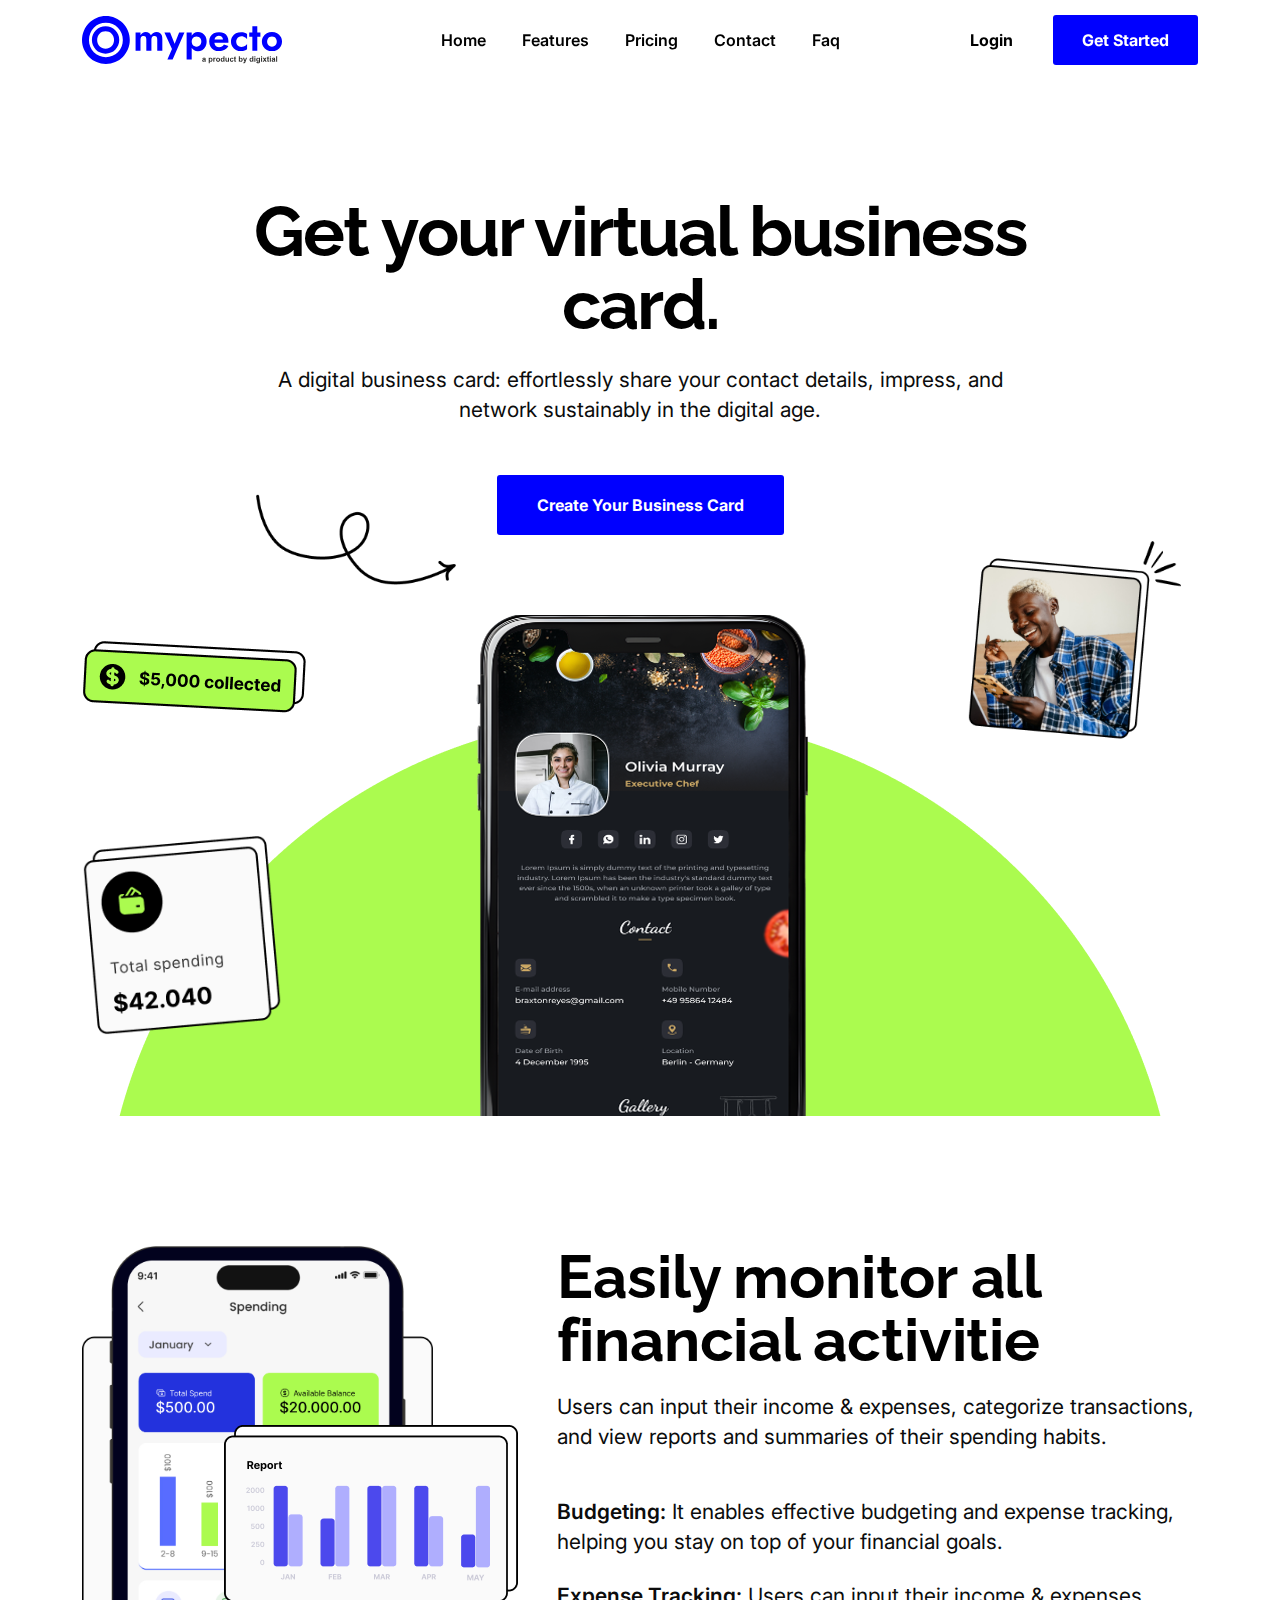
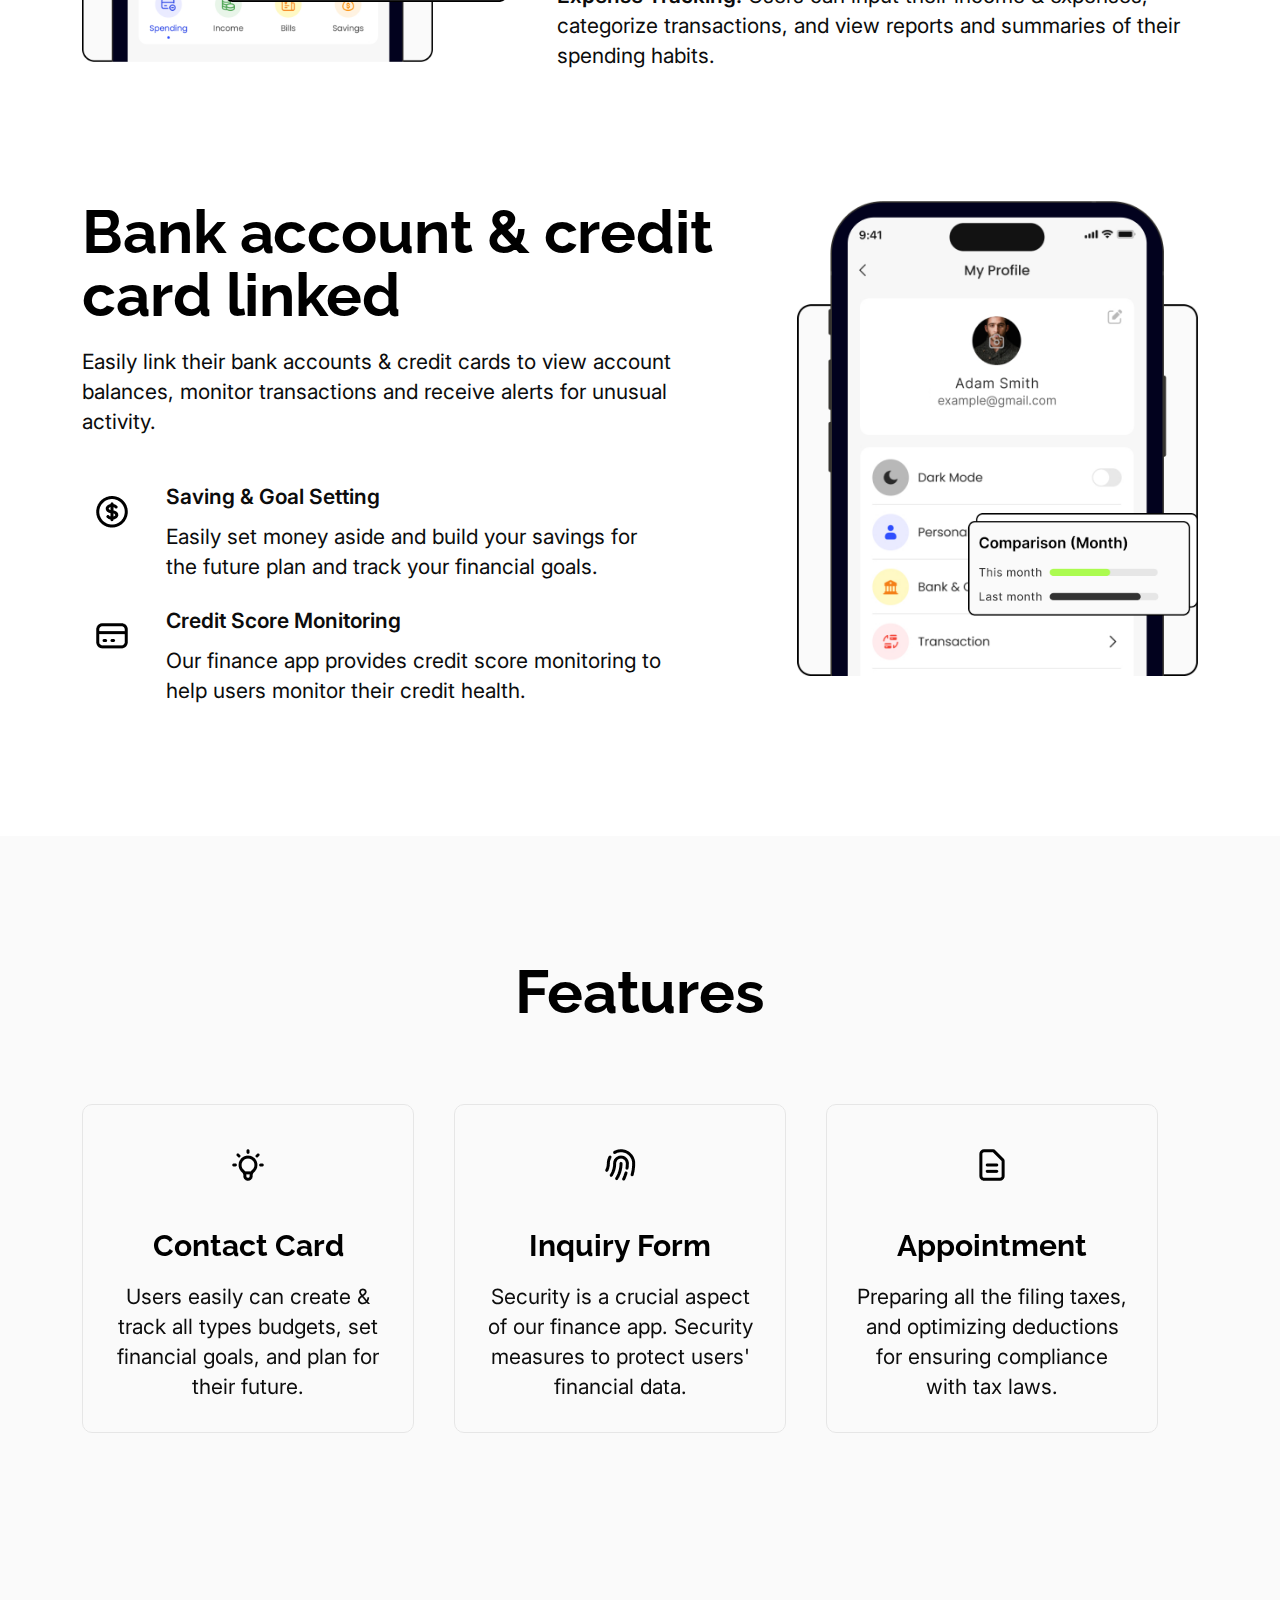
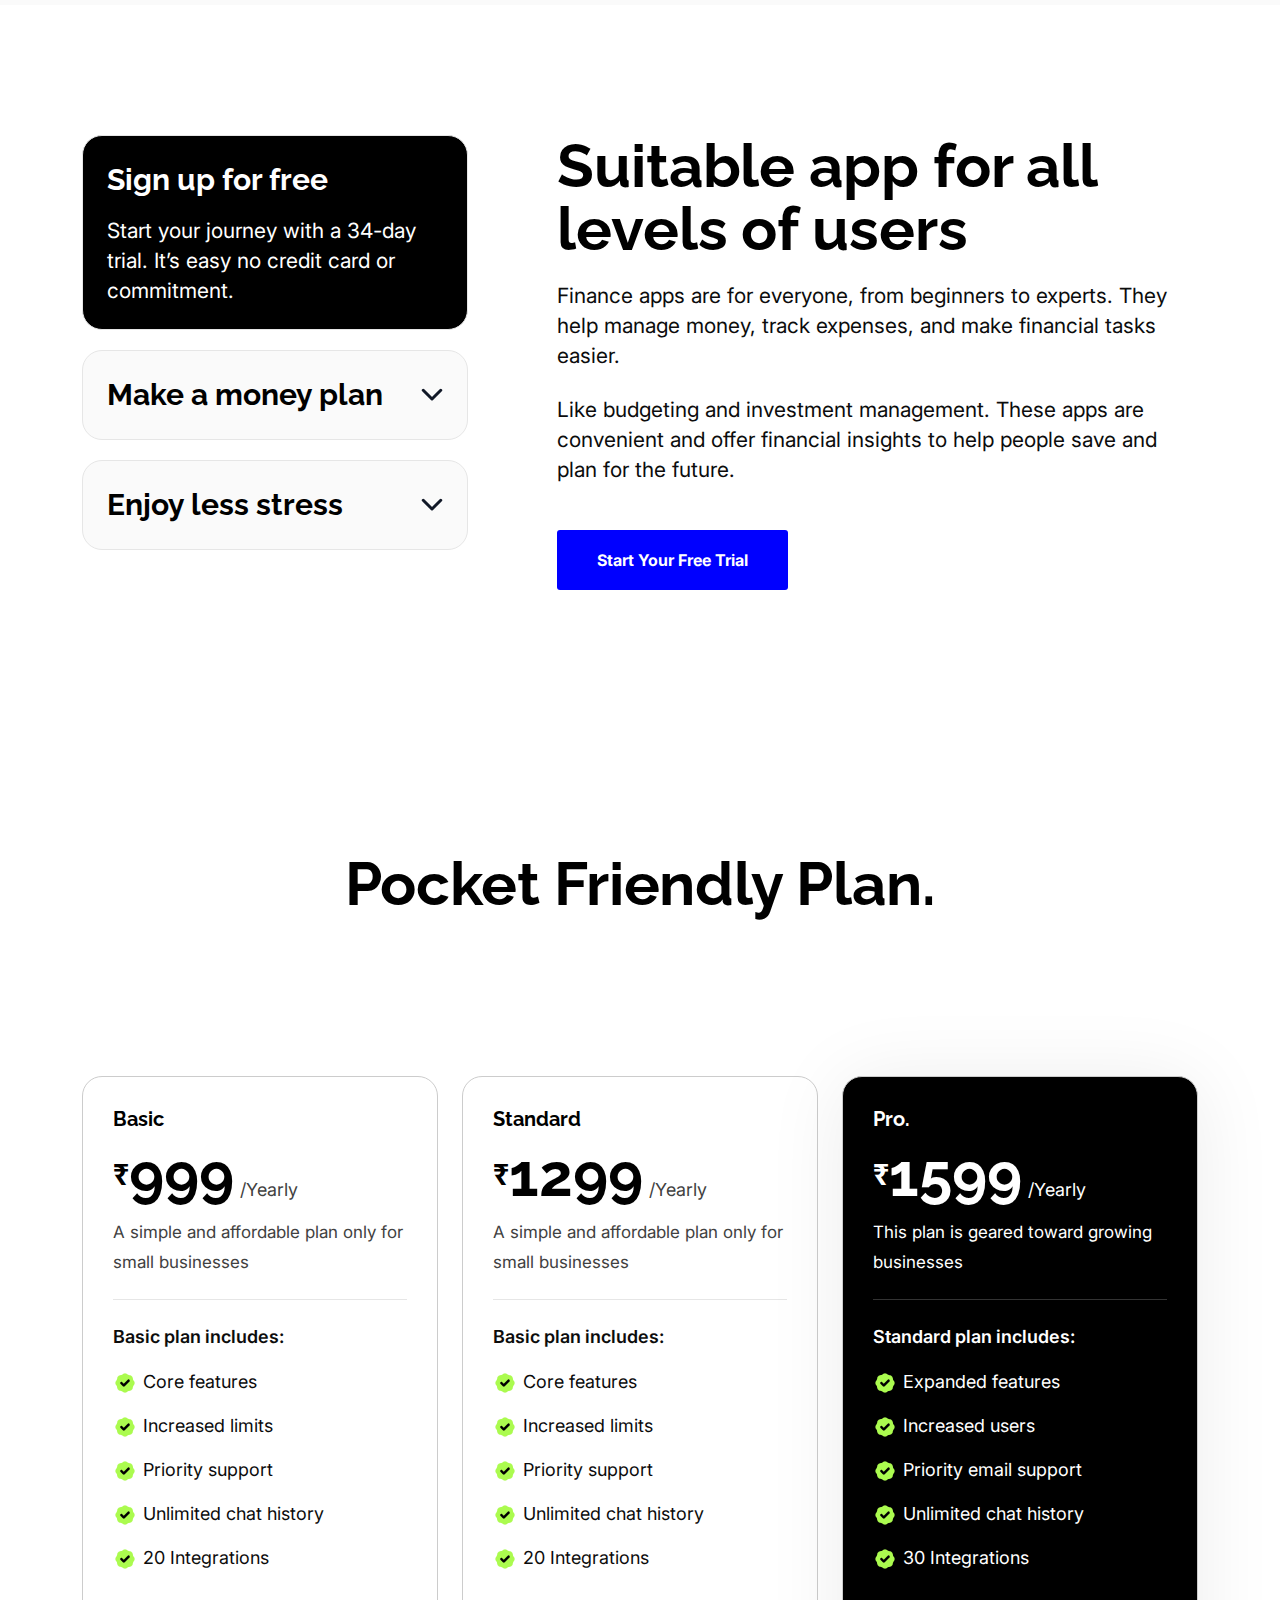
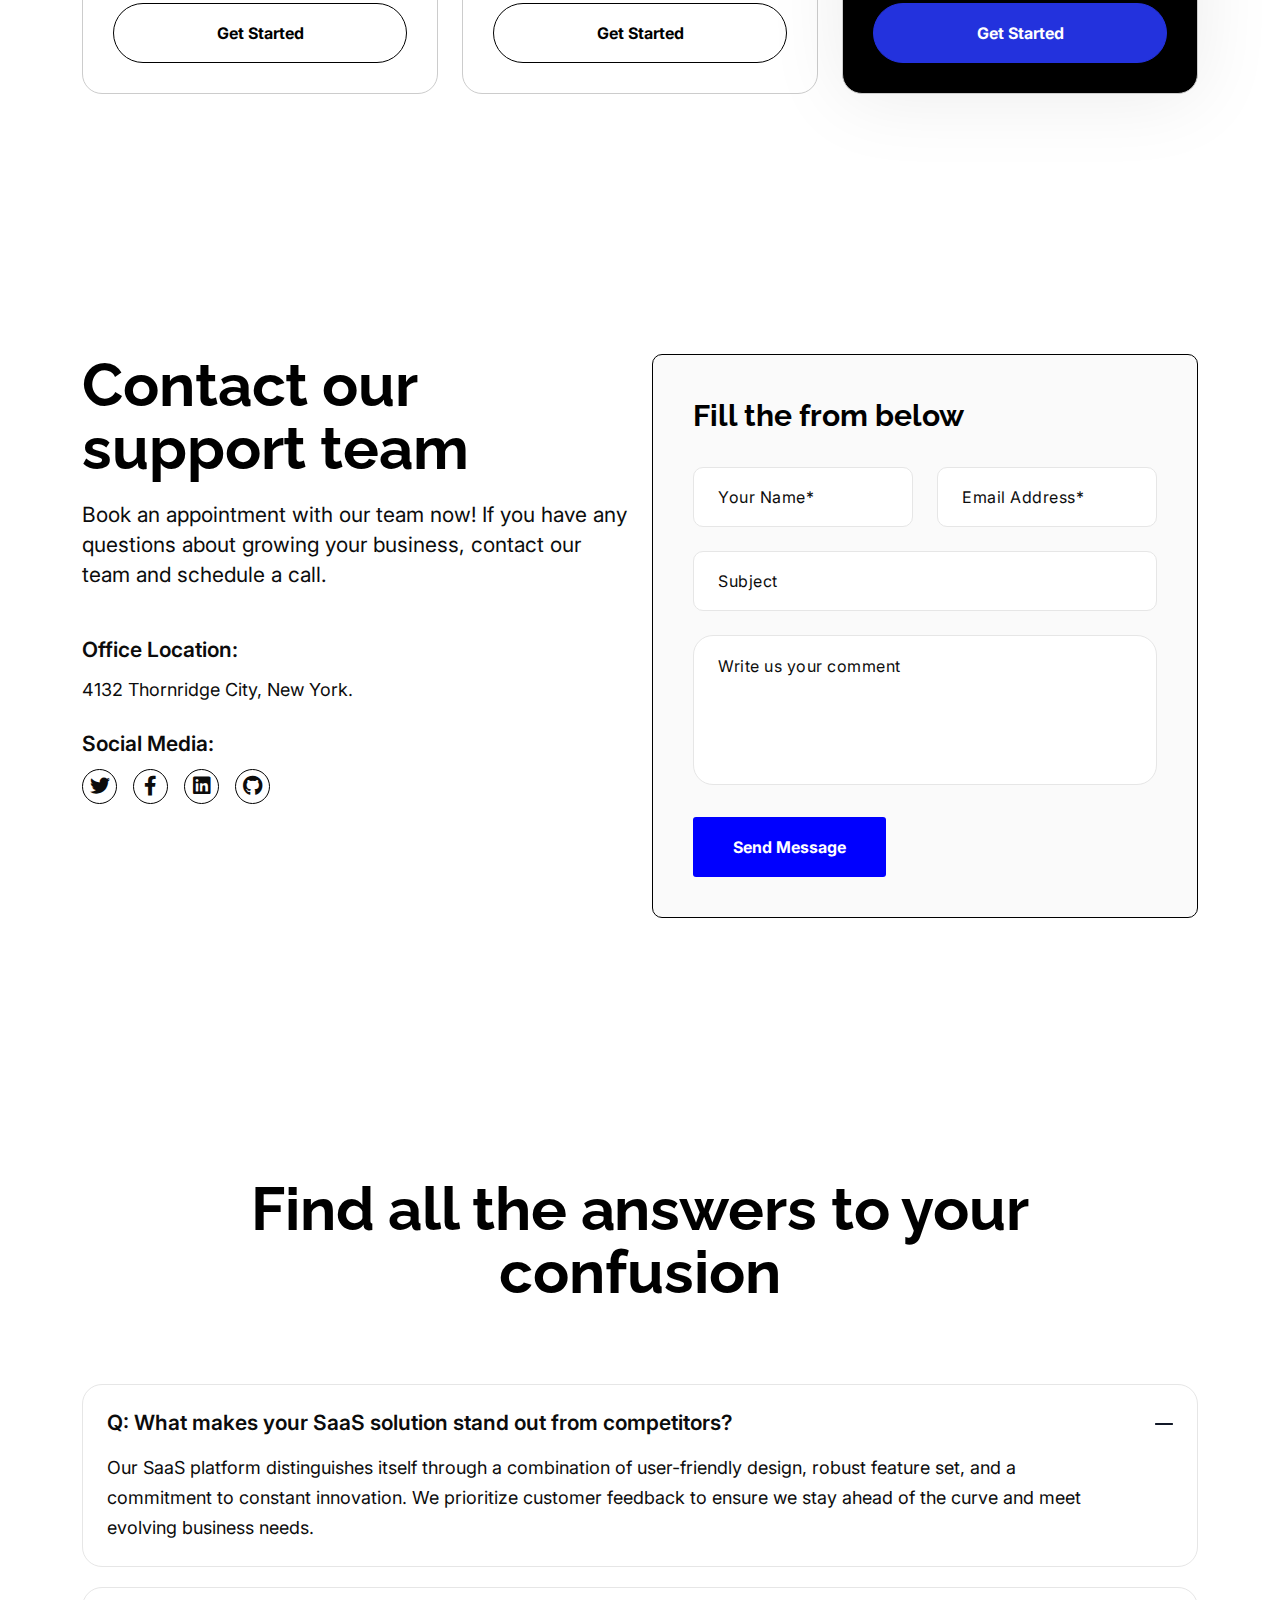
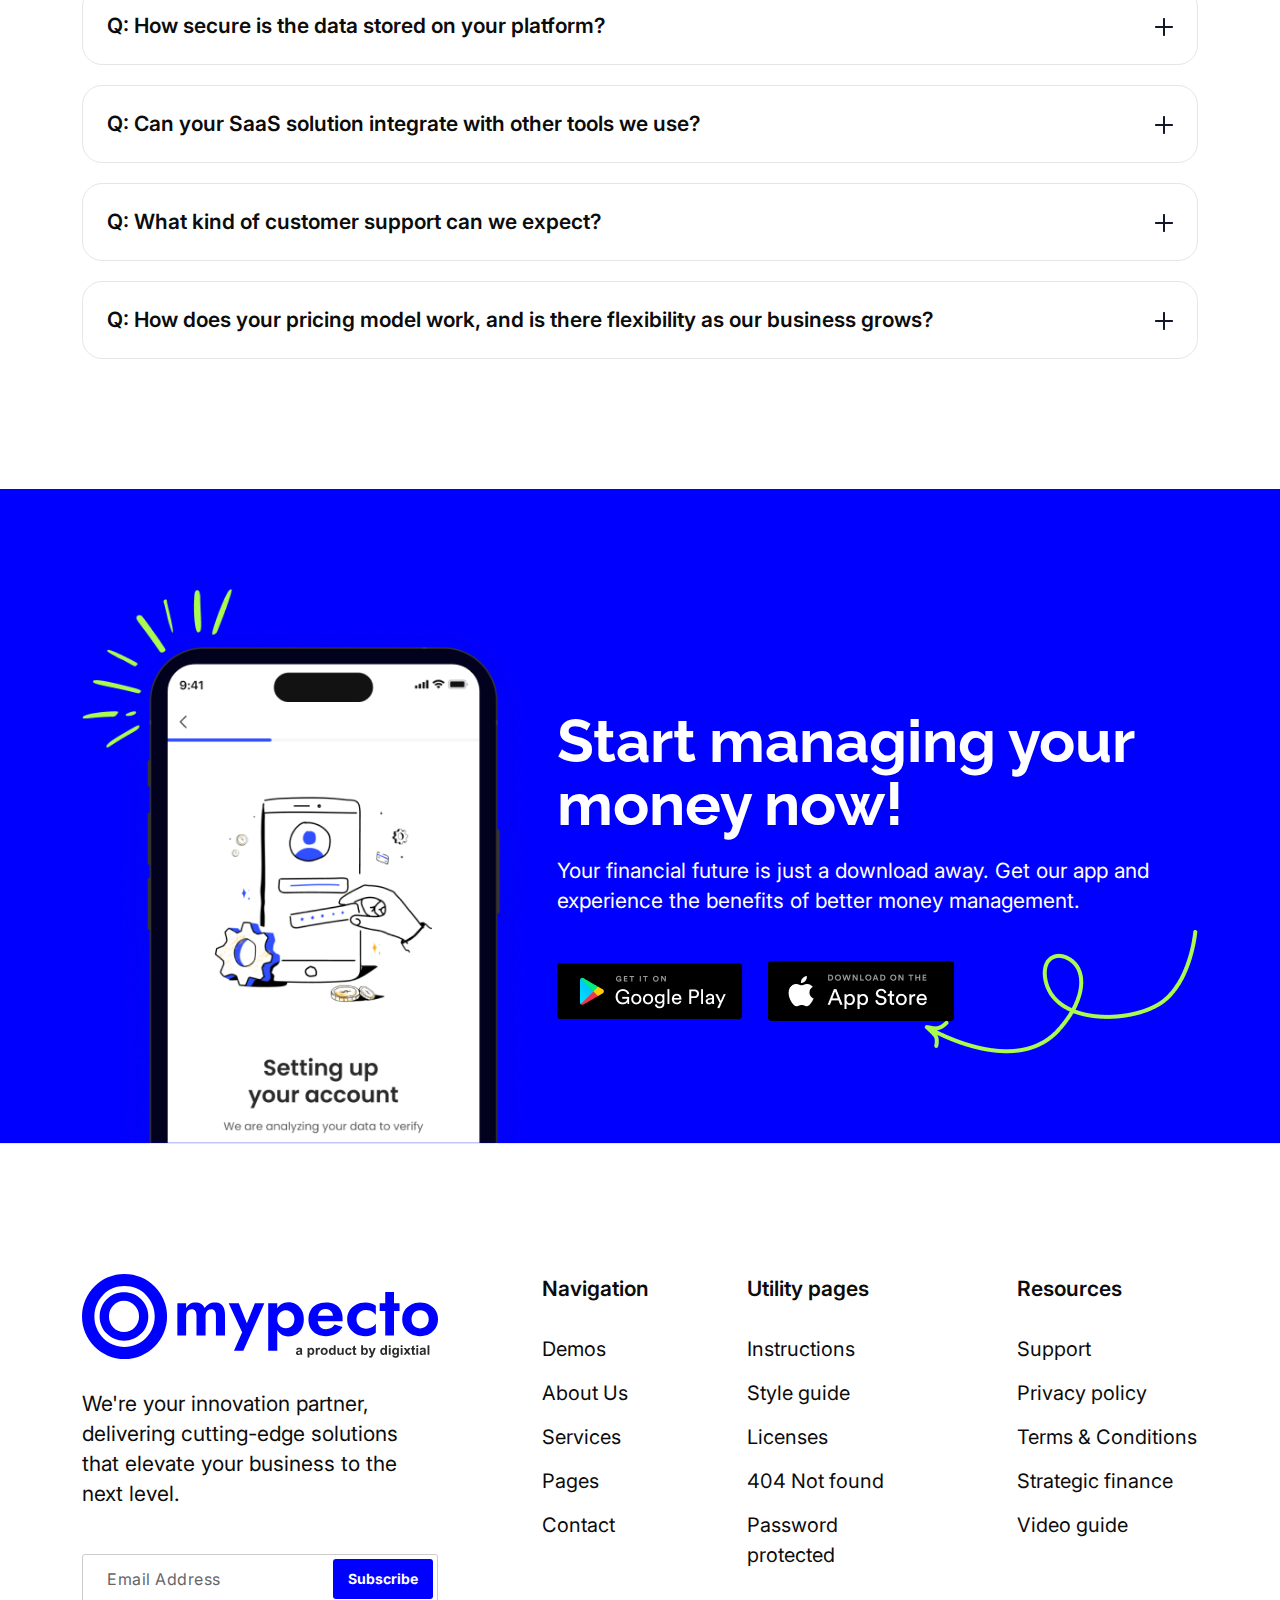
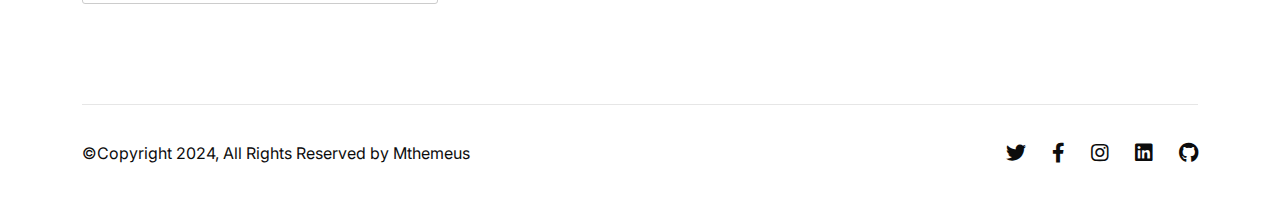
<file: index.html>
<!DOCTYPE html>
<html lang="en" dir="ltr">
  <head>
    <meta charset="UTF-8">
    <meta http-equiv="X-UA-Compatible" content="IE=edge">
    <meta name="viewport" content="width=device-width, initial-scale=1.0">
    <title>Mypecto - Build Your Digital Business Card in 5 mins.</title>

    <link rel="shortcut icon" href="assets/images/favicon.ico"
      type="image/x-icon">
    <link rel="icon" href="assets/images/favicon.ico" type="image/x-icon">
    <!--- End favicon-->

    <link
      href="https://fonts.googleapis.com/css2?family=Inter:wght@400;600&amp;family=Raleway:wght@600;700&amp;display=swap"
      rel="stylesheet">
    <!-- End google font  -->

    <link rel="stylesheet" href="assets/css/bootstrap.min.css">
    <link rel="stylesheet" href="assets/css/magnific-popup.css">
    <link rel="stylesheet" href="assets/css/slick.css">
    <link rel="stylesheet" href="assets/css/animate.css">
    <link rel="stylesheet" href="assets/css/fontawesome.css">

    <!-- Code Editor  -->

    <link rel="stylesheet" href="assets/css/main.css">
    <link rel="stylesheet" href="assets/css/app.min.css">
  </head>

  <body id="body" class="light-mode">

    <header class="site-header site-header--menu-center mypecto-header-section"
      id="sticky-menu">
      <div class="container">
        <nav class="navbar site-navbar">
          <!-- Brand Logo-->
          <div class="brand-logo">
            <a href='#'>
             <img src="assets/images/logo/logo-dark.svg" alt="" >
            </a>
          </div>
          <div class="menu-block-wrapper">
            <div class="menu-overlay"></div>
            <nav class="menu-block" id="append-menu-header">
              <div class="mobile-menu-head">
                <div class="go-back">
                  <i class="fa fa-angle-left"></i>
                </div>
                <div class="current-menu-title"></div>
                <div class="mobile-menu-close">&times;</div>
              </div>
              <ul class="site-menu-main">
                <li class="nav-item ">
                  <a href="#" class="nav-link-item drop-trigger">Home </a>
                </li>
                <li class="nav-item">
                  <a class='nav-link-item' href='#'>Features</a>
                </li>
                <li class="nav-item">
                  <a class='nav-link-item' href='#'>Pricing</a>
                </li>
                <li class="nav-item">
                  <a class='nav-link-item' href='#contact'>Contact</a>
                </li>
                <li class="nav-item">
                  <a class='nav-link-item' href='#Faq'>Faq</a>
                </li>
              </ul>
            </nav>
          </div>

          <div class="header-btn header-btn-l1 ms-auto d-none d-xs-inline-flex">
            <div class="mypecto-header-btn-wrap">
              <a class='mypecto-login-btn' href='sign-up.html'>Login</a>
            </div>
            <a class='mypecto-default-btn mypecto-header-btn'
              href='#contact'>
              <span>Get Started</span>
            </a>
          </div>
          <!-- mobile menu trigger -->
          <div class="mobile-menu-trigger light">
            <span></span>
          </div>
          <!--/.Mobile Menu Hamburger Ends-->
        </nav>
      </div>
    </header>
    <!--End landex-header-section -->

    <div class="mypecto-hero-section white-bg"
      style="background-image: url(assets/images/v1/hero-shape1.png)">
      <div class="container">
        <div class="mypecto-hero-content center position-relative">
          <h1>Get your virtual business card.</h1>
          <p>A digital business card: effortlessly share your contact details,
            impress, and network sustainably in the digital age.</p>
          <div class="mypecto-hero-btn-wrap center">
            <a class='mypecto-default-btn' href='#contact'> <span>Create
                Your Business Card </span> </a>
          </div>
          <div class="mypecto-hero-shape">
            <img src="assets/images/v1/shape.png" alt>
          </div>
        </div>
        <div class="mypecto-hero-bottom">
          <div class="mypecto-hero-thumb wow fadeInUpX">
            <img src="assets/images/v1/hero_mockup.png" alt>
          </div>
          <div class="mypecto-hero-card card1 wow zoomIn">
            <img src="assets/images/v1/h-card1.png" alt>
          </div>
          <div class="mypecto-hero-card card2 wow zoomIn">
            <img src="assets/images/v1/h-card2.png" alt>
          </div>
          <div class="mypecto-hero-card card3 wow zoomIn">
            <img src="assets/images/v1/h-card4.png" alt>
          </div>
          <div class="mypecto-hero-card card4 wow zoomIn">
            <img src="assets/images/v1/h-card3.png" alt>
          </div>
        </div>
      </div>
    </div>
    <!-- End section -->

    <div class="section mypecto-section-padding2 white-bg">
      <div class="container">
        <div class="row">
          <div class="col-lg-5">
            <div class="mypecto-thumb thumb-pr">
              <img src="assets/images/v1/mocup01.png" alt>
              <div class="mypecto-thumb-card">
                <img src="assets/images/v1/card1.png" alt>
              </div>
            </div>
          </div>
          <div class="col-lg-7 d-flex align-items-center">
            <div class="mypecto-default-content">
              <h2>Easily monitor all financial activitie</h2>
              <p>Users can input their income & expenses, categorize
                transactions, and view reports and summaries of their spending
                habits.</p>
              <div class="mypecto-extara-mt">
                <p><span class="font-semibold">Budgeting:</span> It enables
                  effective budgeting and expense tracking, helping you stay on
                  top of your financial goals.</p>
                <p><span class="font-semibold">Expense Tracking:</span> Users
                  can input their income & expenses, categorize transactions,
                  and view reports and summaries of their spending habits.</p>
              </div>
            </div>
          </div>
        </div>
      </div>
    </div>
    <!-- End section -->

    <div class="section mypecto-section-padding5 white-bg">
      <div class="container">
        <div class="row">
          <div class="col-lg-5 order-lg-2">
            <div class="mypecto-thumb thumb-pl">
              <img src="assets/images/v1/mocup2.png" alt>
              <div class="mypecto-thumb-card2">
                <img src="assets/images/v1/card2.png" alt>
              </div>
            </div>
          </div>
          <div class="col-lg-7 d-flex align-items-center">
            <div class="mypecto-default-content">
              <h2>Bank account & credit card linked</h2>
              <p>Easily link their bank accounts & credit cards to view account
                balances, monitor transactions and receive alerts for unusual
                activity.</p>
              <div class="mypecto-extara-mt">
                <div class="mypecto-iconbox-wrap-left">
                  <div class="mypecto-iconbox-icon">
                    <img src="assets/images/v1/icon1.png" alt>
                  </div>
                  <div class="mypecto-iconbox-data">
                    <span>Saving & Goal Setting</span>
                    <p>Easily set money aside and build your savings for the
                      future plan and track your financial goals.</p>
                  </div>
                </div>
                <div class="mypecto-iconbox-wrap-left">
                  <div class="mypecto-iconbox-icon">
                    <img src="assets/images/v1/icon2.png" alt>
                  </div>
                  <div class="mypecto-iconbox-data">
                    <span>Credit Score Monitoring</span>
                    <p>Our finance app provides credit score monitoring to help
                      users monitor their credit health.</p>
                  </div>
                </div>
              </div>
            </div>
          </div>
        </div>
      </div>
    </div>
    <!-- End section -->

    <div class="section mypecto-section-padding3 light-bg">
      <div class="container">
        <div class="mypecto-section-title center">
          <h2>Features </h2>
        </div>
        <div class="row">
          <div class="features_slider">

          
          <div class="col-xl-4 col-md-6 ">
            <div class="mypecto-iconbox-wrap center">
              <div class="mypecto-iconbox-icon">
                <img src="assets/images/v1/icon3.png" alt>
              </div>
              <div class="mypecto-iconbox-data">
                <h3>Contact Card </h3>
                <p>Users easily can create & track all types budgets, set
                  financial goals, and plan for their future.</p>
              </div>
            </div>
          </div>
          <div class="col-xl-4 col-md-6 ">
            <div class="mypecto-iconbox-wrap center">
              <div class="mypecto-iconbox-icon">
                <img src="assets/images/v1/icon4.png" alt>
              </div>
              <div class="mypecto-iconbox-data">
                <h3>Inquiry Form</h3>
                <p>Security is a crucial aspect of our finance app. Security
                  measures to protect users' financial data.</p>
              </div>
            </div>
          </div>
          <div class="col-xl-4 col-md-6 ">
            <div class="mypecto-iconbox-wrap center">
              <div class="mypecto-iconbox-icon">
                <img src="assets/images/v1/icon5.png" alt>
              </div>
              <div class="mypecto-iconbox-data">
                <h3>Appointment</h3>
                <p>Preparing all the filing taxes, and optimizing deductions for
                  ensuring compliance with tax laws.</p>
              </div>
            </div>
          </div>
          <div class="col-xl-4 col-md-6 ">
            <div class="mypecto-iconbox-wrap center">
              <div class="mypecto-iconbox-icon">
                <img src="assets/images/v1/icon6.png" alt>
              </div>
              <div class="mypecto-iconbox-data">
                <h3>Product</h3>
                <p>Offline access means you can use essential features and data
                  without an internet connection.</p>
              </div>
            </div>
          </div>
          <div class="col-xl-4 col-md-6 ">
            <div class="mypecto-iconbox-wrap center">
              <div class="mypecto-iconbox-icon">
                <img src="assets/images/v1/icon7.png" alt>
              </div>
              <div class="mypecto-iconbox-data">
                <h3>Qr Code</h3>
                <p>Al the travelers or international business, our finance app
                  also offer currency conversion tools.</p>
              </div>
            </div>
          </div>
          <div class="col-xl-4 col-md-6 ">
            <div class="mypecto-iconbox-wrap center">
              <div class="mypecto-iconbox-icon">
                <img src="assets/images/v1/icon8.png" alt>
              </div>
              <div class="mypecto-iconbox-data">
                <h3>Instagram Embed</h3>
                <p>The ability to connect with other financial tools accounting
                  software, or payment platforms.</p>
              </div>
            </div>
          </div>
          <div class="col-xl-4 col-md-6 ">
            <div class="mypecto-iconbox-wrap center">
              <div class="mypecto-iconbox-icon">
                <img src="assets/images/v1/icon8.png" alt>
              </div>
              <div class="mypecto-iconbox-data">
                <h3>Your Business Timings</h3>
                <p>The ability to connect with other financial tools accounting
                  software, or payment platforms.</p>
              </div>
            </div>
          </div>
          <div class="col-xl-4 col-md-6 ">
            <div class="mypecto-iconbox-wrap center">
              <div class="mypecto-iconbox-icon">
                <img src="assets/images/v1/icon8.png" alt>
              </div>
              <div class="mypecto-iconbox-data">
                <h3>Image Gallery</h3>
                <p>The ability to connect with other financial tools accounting
                  software, or payment platforms.</p>
              </div>
            </div>
          </div>
          <div class="col-xl-4 col-md-6 ">
            <div class="mypecto-iconbox-wrap center">
              <div class="mypecto-iconbox-icon">
                <img src="assets/images/v1/icon8.png" alt>
              </div>
              <div class="mypecto-iconbox-data">
                <h3>Blogs</h3>
                <p>The ability to connect with other financial tools accounting
                  software, or payment platforms.</p>
              </div>
            </div>
          </div>
          <div class="col-xl-4 col-md-6 ">
            <div class="mypecto-iconbox-wrap center">
              <div class="mypecto-iconbox-icon">
                <img src="assets/images/v1/icon8.png" alt>
              </div>
              <div class="mypecto-iconbox-data">
                <h3>Multiple Templates</h3>
                <p>The ability to connect with other financial tools accounting
                  software, or payment platforms.</p>
              </div>
            </div>
          </div>
          <div class="col-xl-4 col-md-6 ">
            <div class="mypecto-iconbox-wrap center">
              <div class="mypecto-iconbox-icon">
                <img src="assets/images/v1/icon8.png" alt>
              </div>
              <div class="mypecto-iconbox-data">
                <h3>Referral Program</h3>
                <p>The ability to connect with other financial tools accounting
                  software, or payment platforms.</p>
              </div>
            </div>
          </div>
          <div class="col-xl-4 col-md-6 ">
            <div class="mypecto-iconbox-wrap center">
              <div class="mypecto-iconbox-icon">
                <img src="assets/images/v1/icon8.png" alt>
              </div>
              <div class="mypecto-iconbox-data">
                <h3>Card Analysis</h3>
                <p>The ability to connect with other financial tools accounting
                  software, or payment platforms.</p>
              </div>
            </div>
          </div>
          <div class="col-xl-4 col-md-6 ">
            <div class="mypecto-iconbox-wrap center">
              <div class="mypecto-iconbox-icon">
                <img src="assets/images/v1/icon8.png" alt>
              </div>
              <div class="mypecto-iconbox-data">
                <h3>Custom Banner</h3>
                <p>The ability to connect with other financial tools accounting
                  software, or payment platforms.</p>
              </div>
            </div>
          </div>
        </div>
        </div>
      </div>
    </div>
    <!-- End Section -->

    <div class="scetion mypecto-section-padding2 white-bg">
      <div class="container">
        <div class="row">
          <div class="col-lg-7 order-lg-2">
            <div class="mypecto-default-content">
              <h2>Suitable app for all levels of users</h2>
              <p>Finance apps are for everyone, from beginners to experts. They
                help manage money, track expenses, and make financial tasks
                easier.</p>
              <p>Like budgeting and investment management. These apps are
                convenient and offer financial insights to help people save and
                plan for the future.</p>
              <div class="mypecto-extara-mt">
                <a class='mypecto-default-btn' href='#contact'>
                  <span>Start Your Free Trial</span>
                </a>
              </div>
            </div>
          </div>
          <div class="col-lg-5">
            <div class="mypecto-accordion-wrap" id="mypecto-accordion">
              <div class="mypecto-accordion-item open">
                <div class="mypecto-accordion-header">
                  <h3>Sign up for free</h3>
                  <div class="mypecto-active-icon">
                    <svg width="22" height="13" viewBox="0 0 22 13" fill="none"
                      xmlns="http://www.w3.org/2000/svg">
                      <path d="M19.75 2.25L11 11L2.25 2.25" stroke="#111827"
                        stroke-width="3" stroke-linecap="round"
                        stroke-linejoin="round" />
                    </svg>
                  </div>
                </div>
                <div class="mypecto-accordion-body">
                  <p>Start your journey with a 34-day trial. It’s easy no credit
                    card or commitment.</p>
                </div>
              </div>
              <div class="mypecto-accordion-item">
                <div class="mypecto-accordion-header">
                  <h3>Make a money plan</h3>
                  <div class="mypecto-active-icon">
                    <svg width="22" height="13" viewBox="0 0 22 13" fill="none"
                      xmlns="http://www.w3.org/2000/svg">
                      <path d="M19.75 2.25L11 11L2.25 2.25" stroke="#111827"
                        stroke-width="3" stroke-linecap="round"
                        stroke-linejoin="round" />
                    </svg>
                  </div>
                </div>
                <div class="mypecto-accordion-body">
                  <p>Add your accounts and expenses, set savings targets, and
                    share your plan.</p>
                </div>
              </div>
              <div class="mypecto-accordion-item">
                <div class="mypecto-accordion-header">
                  <h3>Enjoy less stress</h3>
                  <div class="mypecto-active-icon">
                    <svg width="22" height="13" viewBox="0 0 22 13" fill="none"
                      xmlns="http://www.w3.org/2000/svg">
                      <path d="M19.75 2.25L11 11L2.25 2.25" stroke="#111827"
                        stroke-width="3" stroke-linecap="round"
                        stroke-linejoin="round" />
                    </svg>
                  </div>
                </div>
                <div class="mypecto-accordion-body">
                  <p>Start feeling confident, content, and secure in your
                    financial life.</p>
                </div>
              </div>
            </div>
          </div>
        </div>
      </div>
    </div>
    <!-- End section -->

<!-- Pricing Section Start -->
<div class="section mypecto-section-padding3">
  <div class="container">
    <div class="mypecto-section-title center">
      <h2>Pocket Friendly Plan.</h2>
    </div>
    <div class="pricing-btn">
      <!-- <div class="toggle-btn">
        <label>Monthly </label>
        <input class="form-check-input btn-toggle price-deck-trigger"
          type="checkbox" id="flexSwitchCheckDefault" data-pricing-trigger
          data-target="#table-price-value" checked>
        <label>Annually</label>
      </div> -->
    </div>
    <div class="row mypecto-pricing-four-column" id="table-price-value"
      data-pricing-dynamic data-value-active="monthly">
      <div class="col-xl-4 col-md-6">
        <div class="mypecto-pricing-wrap">
          <div class="mypecto-pricing-header">
            <h5>Basic</h5>
          </div>
          <div class="mypecto-pricing-price">
            <h3>₹</h3>
            <div class="mypecto-price dynamic-value">999</div>
            <p>/Yearly</p>
          </div>
          <div class="mypecto-pricing-description">
            <p>A simple and affordable plan only for small businesses</p>
          </div>
          <div class="mypecto-pricing-body">
            <p>Basic plan includes:</p>
            <ul>
              <li><img src="assets/images/v3/check.png" alt>Core
                features</li>
              <li><img src="assets/images/v3/check.png" alt>Increased
                limits</li>
              <li><img src="assets/images/v3/check.png" alt>Priority
                support</li>
              <li><img src="assets/images/v3/check.png" alt>Unlimited chat
                history</li>
              <li><img src="assets/images/v3/check.png" alt>20
                Integrations</li>
            </ul>
          </div>
          <a class='mypecto-pricing-btn' href='#contact'>Get Started</a>
        </div>
      </div>
      <div class="col-xl-4 col-md-6">
        <div class="mypecto-pricing-wrap">
          <div class="mypecto-pricing-header">
            <h5>Standard</h5>
          </div>
          <div class="mypecto-pricing-price">
            <h3>₹</h3>
            <div class="mypecto-price dynamic-value">1299</div>
            <p>/Yearly</p>
          </div>
          <div class="mypecto-pricing-description">
            <p>A simple and affordable plan only for small businesses</p>
          </div>
          <div class="mypecto-pricing-body">
            <p>Basic plan includes:</p>
            <ul>
              <li><img src="assets/images/v3/check.png" alt>Core
                features</li>
              <li><img src="assets/images/v3/check.png" alt>Increased
                limits</li>
              <li><img src="assets/images/v3/check.png" alt>Priority
                support</li>
              <li><img src="assets/images/v3/check.png" alt>Unlimited chat
                history</li>
              <li><img src="assets/images/v3/check.png" alt>20
                Integrations</li>
            </ul>
          </div>
          <a class='mypecto-pricing-btn' href='#contact'>Get Started</a>
        </div>
      </div>
      <div class="col-xl-4 col-md-6">
        <div class="mypecto-pricing-wrap active">
          <div class="mypecto-pricing-header">
            <h5>Pro.</h5>
          </div>
          <div class="mypecto-pricing-price">
           <h3>₹</h3>
            <div class="mypecto-price dynamic-value">1599</div>
            <p>/Yearly</p>
          </div>
          <div class="mypecto-pricing-description">
            <p>This plan is geared toward growing businesses</p>
          </div>
          <div class="mypecto-pricing-body">
            <p>Standard plan includes:</p>
            <ul>
              <li><img src="assets/images/v3/check.png" alt>Expanded
                features</li>
              <li><img src="assets/images/v3/check.png" alt>Increased
                users</li>
              <li><img src="assets/images/v3/check.png" alt>Priority email
                support</li>
              <li><img src="assets/images/v3/check.png" alt>Unlimited chat
                history</li>
              <li><img src="assets/images/v3/check.png" alt>30
                Integrations</li>
            </ul>
          </div>
          <a class='mypecto-pricing-btn active' href='#contact'>Get Started</a>
        </div>
      </div>
     
    </div>
  </div>
</div>
<!-- Pricing Section End -->

  <!-- COntact Section start  -->

  <div class="section mypecto-section-padding2 white-bg">
    <div class="container">
      <div class="row">
        <div class="col-lg-6">
          <div class="mypecto-default-content m-right">
            <h2>Contact our support team</h2>
            <p>Book an appointment with our team now! If you have any
              questions about growing your business, contact our team and
              schedule a call.</p>
            <div class="mypecto-extara-mt">
              <div class="mypecto-iconbox-wrap-left d-block">
                <div class="mypecto-iconbox-data data-small">
                  <span>Office Location:</span>
                  <p>4132 Thornridge City, New York.</p>
                </div>
              </div>
              <div class="mypecto-iconbox-wrap-left d-block">
                <div class="mypecto-iconbox-data data-small">
                  <span>Social Media:</span>
                  <div class="mypecto-social-icon social-box">
                    <ul>
                      <li>
                        <a href="https://twitter.com/" target="_blank">
                          <i class="fab fa-twitter"></i>
                        </a>
                      </li>
                      <li>
                        <a href="https://facebook.com/" target="_blank">
                          <i class="fab fa-facebook-f"></i>
                        </a>
                      </li>
                      <li>
                        <a href="https://www.linkedin.com/" target="_blank">
                          <i class="fab fa-linkedin"></i>
                        </a>
                      </li>
                      <li>
                        <a href="https://github.com/" target="_blank">
                          <i class="fab fa-github"></i>
                        </a>
                      </li>
                    </ul>
                  </div>
                </div>
              </div>
            </div>
          </div>
        </div>
        <div class="col-lg-6">
          <div class="mypecto-form-wrap">
            <h3>Fill the from below</h3>
            <form action="#">
              <div class="row">
                <div class="col-lg-6">
                  <div class="mypecto-main-form">
                    <input type="text" placeholder="Your Name*">
                  </div>
                </div>
                <div class="col-lg-6">
                  <div class="mypecto-main-form">
                    <input type="email" placeholder="Email Address*">
                  </div>
                </div>
              </div>
              <div class="mypecto-main-form">
                <input type="text" placeholder="Subject">
              </div>
              <div class="mypecto-main-form">
                <textarea name="textarea"
                  placeholder="Write us your comment"></textarea>
              </div>
              <button id="mypecto-submit-btn" type="button"><span>Send
                  Message</span></button>
            </form>
          </div>
        </div>
      </div>
    </div>
  </div>
  <!-- end section -->

 
  <!-- End section -->

  <div class="section mypecto-section-padding2 white-bg">
    <div class="container">
      <div class="mypecto-section-title center">
        <h2>Find all the answers to your confusion</h2>
      </div>
      <div class="mypecto-accordion-wrap mypecto-accordion-wrap2"
        id="mypecto-accordion">
        <div class="mypecto-accordion-item open">
          <div class="mypecto-accordion-header">
            <p>Q: What makes your SaaS solution stand out from
              competitors?</p>
            <div class="mypecto-active-icon">
              <img src="assets/images/v3/plus.png" alt>
            </div>
            <div class="mypecto-inactive-icon">
              <img src="assets/images/v3/minus.png" alt>
            </div>
          </div>
          <div class="mypecto-accordion-body">
            <p> Our SaaS platform distinguishes itself through a combination
              of user-friendly design, robust feature set, and a commitment to
              constant innovation. We prioritize customer feedback to ensure
              we stay ahead of the curve and meet evolving business needs.</p>
          </div>
        </div>
        <div class="mypecto-accordion-item">
          <div class="mypecto-accordion-header">
            <p>Q: How secure is the data stored on your platform?</p>
            <div class="mypecto-active-icon">
              <img src="assets/images/v3/plus.png" alt>
            </div>
            <div class="mypecto-inactive-icon">
              <img src="assets/images/v3/minus.png" alt>
            </div>
          </div>
          <div class="mypecto-accordion-body">
            <p>Security is our top priority. We employ state-of-the-art
              encryption, regular security audits, and compliance with
              industry standards to safeguard your data. Our commitment is to
              provide a secure environment for your valuable information.</p>
          </div>
        </div>
        <div class="mypecto-accordion-item">
          <div class="mypecto-accordion-header">
            <p>Q: Can your SaaS solution integrate with other tools we
              use?</p>
            <div class="mypecto-active-icon">
              <img src="assets/images/v3/plus.png" alt>
            </div>
            <div class="mypecto-inactive-icon">
              <img src="assets/images/v3/minus.png" alt>
            </div>
          </div>
          <div class="mypecto-accordion-body">
            <p>Absolutely. We understand the importance of seamless
              integration. Our SaaS solution is designed to work harmoniously
              with a variety of popular tools and platforms, ensuring a smooth
              workflow and reducing any disruptions to your current
              processes.</p>
          </div>
        </div>
        <div class="mypecto-accordion-item">
          <div class="mypecto-accordion-header">
            <p>Q: What kind of customer support can we expect?</p>
            <div class="mypecto-active-icon">
              <img src="assets/images/v3/plus.png" alt>
            </div>
            <div class="mypecto-inactive-icon">
              <img src="assets/images/v3/minus.png" alt>
            </div>
          </div>
          <div class="mypecto-accordion-body">
            <p>Our customer support team is dedicated to your success. You can
              expect prompt responses, helpful resources, and, if needed,
              personalized assistance. We believe in building long-lasting
              relationships with our users, and exceptional support.</p>
          </div>
        </div>
        <div class="mypecto-accordion-item">
          <div class="mypecto-accordion-header">
            <p>Q: How does your pricing model work, and is there flexibility
              as our business grows?</p>
            <div class="mypecto-active-icon plus">
              <img src="assets/images/v3/plus.png" alt>
            </div>
            <div class="mypecto-inactive-icon">
              <img src="assets/images/v3/minus.png" alt>
            </div>
          </div>
          <div class="mypecto-accordion-body">
            <p>We offer a range of flexible pricing plans to accommodate
              businesses of all sizes. Whether you're a startup or an
              enterprise, our pricing scales with your needs. You can choose
              from monthly or annual billing.</p>
          </div>
        </div>
      </div>
    </div>
  </div>
  <!-- End Section -->
  <!-- COntact Section end -->
    <!-- End Section -->

    <div class="mypecto-cta-section blue-bg">
      <div class="container">
        <div class="row">
          <div class="col-lg-7 order-lg-2 d-flex align-items-center">
            <div class="mypecto-default-content light">
              <h2>Start managing your money now!</h2>
              <p>Your financial future is just a download away. Get our app and
                experience the benefits of better money management.</p>
              <div class="mypecto-extara-mt">
                <div class="mypecto-app-wrap">
                  <a class='mypecto-app' href='#contact'><img
                      src="assets/images/v1/play-store.png" alt></a>
                  <a class='mypecto-app' href='#contact'><img
                      src="assets/images/v1/app-store.png" alt></a>
                  <div class="mypecto-cta-shape">
                    <img src="assets/images/v1/shape2.png" alt>
                  </div>
                </div>
              </div>
            </div>
          </div>
          <div class="col-lg-5">
            <div class="mypecto-cta-thumb">
              <img src="assets/images/v1/cta-mocup.png" alt>
            </div>
          </div>
        </div>
      </div>
    </div>
    <!-- End section -->

    <footer class="mypecto-footer-section main-footer white-bg">
      <div class="container">
        <div class="mypecto-footer-top">
          <div class="row">
            <div class="col-xl-4 col-lg-12">
              <div class="mypecto-footer-textarea">
                <a href="#">
                  <img src="assets/images/logo/logo-dark.svg" alt>
                </a>
                <p>We're your innovation partner, delivering cutting-edge
                  solutions that elevate your business to the next level.</p>
                <div class="mypecto-subscribe-one">
                  <form action="#">
                    <input type="email" placeholder="Email Address">
                    <button
                      class="mypecto-default-btn mypecto-subscription-btn one"
                      id="mypecto-subscription-btn" type="submit">
                      <span>Subscribe</span>
                    </button>
                  </form>
                </div>
              </div>
            </div>
            <div class="col-xl-3 col-md-4">
              <div class="mypecto-footer-menu extar-margin">
                <div class="mypecto-footer-title">
                  <p>Navigation</p>
                </div>
                <ul>
                  <li><a href="#">Demos</a></li>
                  <li><a href="#">About Us</a></li>
                  <li><a href="#">Services</a></li>
                  <li><a href="#">Pages</a></li>
                  <li><a href="#">Contact</a></li>
                </ul>
              </div>
            </div>
            <div class="col-xl-2 col-md-4">
              <div class="mypecto-footer-menu">
                <div class="mypecto-footer-title">
                  <p>Utility pages</p>
                </div>
                <ul>
                  <li><a href="#">Instructions</a></li>
                  <li><a href="#">Style guide</a></li>
                  <li><a href="#">Licenses</a></li>
                  <li><a href="#">404 Not found</a></li>
                  <li><a href="#">Password protected</a></li>
                </ul>
              </div>
            </div>
            <div class="col-xl-3 col-md-4">
              <div class="mypecto-footer-menu extar-margin">
                <div class="mypecto-footer-title">
                  <p>Resources</p>
                </div>
                <ul>
                  <li><a href="#">Support</a></li>
                  <li><a href="#">Privacy policy</a></li>
                  <li><a href="#">Terms & Conditions</a></li>
                  <li><a href="#">Strategic finance</a></li>
                  <li><a href="#">Video guide</a></li>
                </ul>
              </div>
            </div>
          </div>
        </div>
        <div class="mypecto-footer-bottom">
          <div class="mypecto-social-icon order-md-2">
            <ul>
              <li>
                <a href="https://twitter.com/" target="_blank">
                  <i class="fab fa-twitter"></i>
                </a>
              </li>
              <li>
                <a href="https://facebook.com/" target="_blank">
                  <i class="fab fa-facebook-f"></i>
                </a>
              </li>
              <li>
                <a href="https://www.instagram.com/" target="_blank">
                  <i class="fab fa-instagram"></i>
                </a>
              </li>
              <li>
                <a href="https://www.linkedin.com/" target="_blank">
                  <i class="fab fa-linkedin"></i>
                </a>
              </li>
              <li>
                <a href="https://github.com/" target="_blank">
                  <i class="fab fa-github"></i>
                </a>
              </li>
            </ul>
          </div>
          <div class="mypecto-copywright">
            <p> &copy;Copyright 2024, All Rights Reserved by Mthemeus</p>
          </div>
        </div>

      </div>
    </footer>

    <!-- scripts -->
    <script src="assets/js/jquery-3.6.0.min.js"></script>
    <script src="assets/js/bootstrap.bundle.min.js"></script>
    <script src="assets/js/menu/menu.js"></script>
    <script src="assets/js/isotope.pkgd.min.js"></script>
    <script src="assets/js/jquery.magnific-popup.min.js"></script>
    <script src="assets/js/slick.js"></script>
    <script src="assets/js/wow.min.js"></script>
    <script src="assets/js/faq.js"></script>
    <script src="assets/js/app.js"></script>

  </body>

</html>
</file>
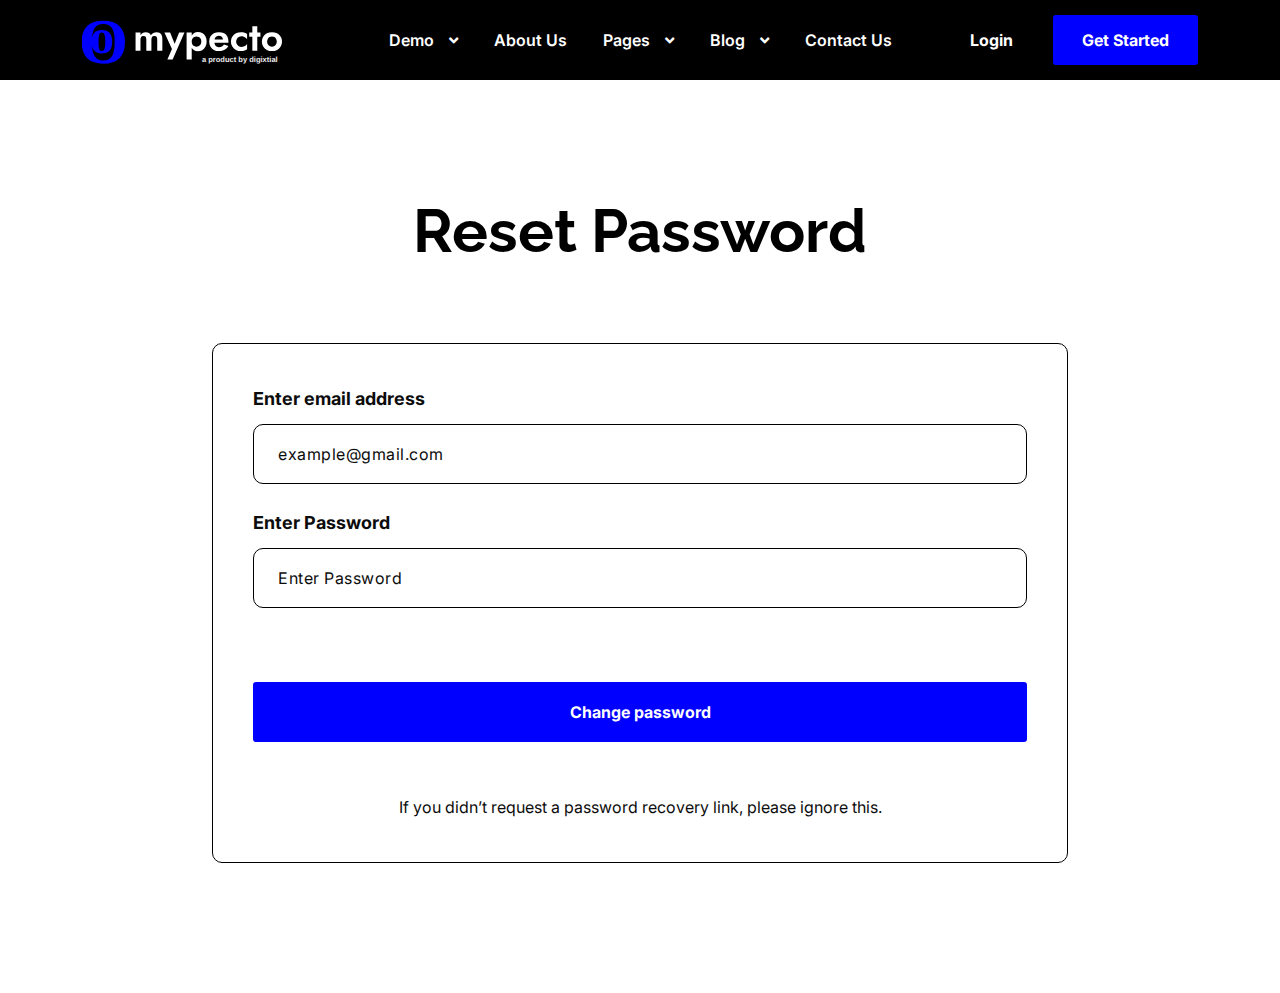
<file: reset-password.html>
<!DOCTYPE html>
<html lang="en" dir="ltr">

  <!-- Mirrored from mypecto.netlify.app/reset-password by HTTrack Website Copier/3.x [XR&CO'2014], Mon, 24 Jun 2024 06:54:45 GMT -->
  <!-- Added by HTTrack --><meta http-equiv="content-type"
    content="text/html;charset=UTF-8" /><!-- /Added by HTTrack -->
  <head>
    <meta charset="UTF-8">
    <meta http-equiv="X-UA-Compatible" content="IE=edge">
    <meta name="viewport" content="width=device-width, initial-scale=1.0">
    <title>mypecto || Responsive HTML 5 Template</title>

    <link rel="shortcut icon" href="assets/images/favicon.ico"
      type="image/x-icon">
    <link rel="icon" href="assets/images/favicon.ico" type="image/x-icon">
    <!--- End favicon-->

    <link
      href="https://fonts.googleapis.com/css2?family=Inter:wght@400;600&amp;family=Raleway:wght@600;700&amp;display=swap"
      rel="stylesheet">
    <!-- End google font  -->

    <link rel="stylesheet" href="assets/css/bootstrap.min.css">
    <link rel="stylesheet" href="assets/css/magnific-popup.css">
    <link rel="stylesheet" href="assets/css/slick.css">
    <link rel="stylesheet" href="assets/css/animate.css">
    <link rel="stylesheet" href="assets/css/fontawesome.css">

    <!-- Code Editor  -->

    <link rel="stylesheet" href="assets/css/main.css">
    <link rel="stylesheet" href="assets/css/app.min.css">
  </head>

  <body id="body" class="light-mode">

    <div class="mypecto-preloader-wrap">
      <div class="mypecto-preloader">
        <div></div>
        <div></div>
        <div></div>
        <div></div>
      </div>
    </div>

    <!-- <div class="mypecto-sidemenu-wraper">
      <div class="mypecto-sidemenu-column">
        <div class="mypecto-sidemenu-item">
          <p>languages support</p>
          <button class="value-change-btn" id="mypecto-ltr-rtl" type="button"><span>ltl</span><span>rtl</span></button>
          <div class="mypecto-open-close-btn">
            <div class="mypecto-rtl-open">
              <svg width="32" height="32" viewBox="0 0 32 32" fill="none" xmlns="http://www.w3.org/2000/svg">
                <path d="M13.3473 3.83574C14.0225 1.05475 17.9775 1.05475 18.6527 3.83574C19.0888 5.63222 21.147 6.48476 22.7257 5.52285C25.1696 4.03378 27.9662 6.83045 26.4772 9.27429C25.5152 10.853 26.3678 12.9112 28.1643 13.3473C30.9452 14.0225 30.9452 17.9775 28.1643 18.6527C26.3678 19.0888 25.5152 21.147 26.4772 22.7257C27.9662 25.1696 25.1696 27.9662 22.7257 26.4772C21.147 25.5152 19.0888 26.3678 18.6527 28.1643C17.9775 30.9452 14.0225 30.9452 13.3473 28.1643C12.9112 26.3678 10.853 25.5152 9.2743 26.4772C6.83045 27.9662 4.03379 25.1696 5.52285 22.7257C6.48476 21.147 5.63222 19.0888 3.83574 18.6527C1.05475 17.9775 1.05475 14.0225 3.83574 13.3473C5.63222 12.9112 6.48476 10.853 5.52285 9.27429C4.03378 6.83045 6.83045 4.03378 9.27429 5.52284C10.853 6.48476 12.9112 5.63222 13.3473 3.83574Z" stroke="black" stroke-width="3" stroke-linecap="round" stroke-linejoin="round"/>
                <path d="M20.75 16C20.75 18.6234 18.6234 20.75 16 20.75C13.3766 20.75 11.25 18.6234 11.25 16C11.25 13.3766 13.3766 11.25 16 11.25C18.6234 11.25 20.75 13.3766 20.75 16Z" stroke="black" stroke-width="3" stroke-linecap="round" stroke-linejoin="round"/>
              </svg>
            </div>
            <span class="mypecto-sidemenu-close">
              <svg xmlns="http://www.w3.org/2000/svg" width="24" height="24" viewBox="0 0 24 24" fill="none"><path d="M6 18L18 6M6 6L18 18" stroke="white" stroke-width="2" stroke-linecap="round" stroke-linejoin="round"></path></svg>
            </span>
          </div>
        </div>

        <div class="mypecto-sidemenu-item">
          <p>cursor</p>
          <div class="mypecto-cursor-btn">
            <button class="value-change-btn remove active-bg" type="button"><span>Normal</span></button>
            <button class="value-change-btn add active-bg" type="button"><span>advanced</span></button>
          </div>
        </div>
      </div>
    </div>

    <div class="cursor"></div>
    <div class="cursor2"></div> -->

    <header
      class="site-header site-header--menu-center mypecto-header-section dark-bg white-menu"
      id="sticky-menu">
      <div class="container">
        <nav class="navbar site-navbar">
          <!-- Brand Logo-->
          <div class="brand-logo">
            <a href='index.html'>
              <img src="assets/images/logo/logo-white.svg" alt
                class="light-version-logo">
            </a>
          </div>
          <div class="menu-block-wrapper">
            <div class="menu-overlay"></div>
            <nav class="menu-block" id="append-menu-header">
              <div class="mobile-menu-head">
                <div class="go-back">
                  <i class="fa fa-angle-left"></i>
                </div>
                <div class="current-menu-title"></div>
                <div class="mobile-menu-close">&times;</div>
              </div>
              <ul class="site-menu-main">
                <li class="nav-item nav-item-has-children">
                  <a href="#" class="nav-link-item drop-trigger">Demo <i
                      class="fas fa-angle-down"></i></a>
                  <ul class="sub-menu" id="submenu-1">
                    <li class="sub-menu--item">
                      <a href='index.html'>
                        <span class="menu-item-text">Finance App</span>
                      </a>
                    </li>
                    <li class="sub-menu--item">
                      <a href='index-02.html'>
                        <span class="menu-item-text">CRM Platform</span>
                      </a>
                    </li>
                    <li class="sub-menu--item">
                      <a href='index-03.html'>
                        <span class="menu-item-text">SaaS Startups</span>
                      </a>
                    </li>
                  </ul>
                </li>
                <li class="nav-item">
                  <a class='nav-link-item' href='about-us.html'>About Us</a>
                </li>
                <li class="nav-item nav-item-has-children">
                  <a href="#" class="nav-link-item drop-trigger">Pages <i
                      class="fas fa-angle-down"></i></a>
                  <ul class="sub-menu" id="submenu-2">
                    <li class="sub-menu--item">
                      <a href='about-us.html'>
                        <span class="menu-item-text">About Us</span>
                      </a>
                    </li>
                    <li class="sub-menu--item">
                      <a href='pricing.html'>
                        <span class="menu-item-text">Pricing</span>
                      </a>
                    </li>
                    <li class="sub-menu--item nav-item-has-children">
                      <a href="#" data-menu-get="h3" class="drop-trigger">blog
                        <i class="fas fa-angle-down"></i></a>
                      <ul class="sub-menu shape-none" id="submenu-3">
                        <li class="sub-menu--item">
                          <a href='blog.html'>
                            <span class="menu-item-text">Our Blog</span>
                          </a>
                        </li>
                        <li class="sub-menu--item">
                          <a href='blog-column-one.html'>
                            <span class="menu-item-text">blog column one</span>
                          </a>
                        </li>
                        <li class="sub-menu--item">
                          <a href='blog-column-two.html'>
                            <span class="menu-item-text">blog column two</span>
                          </a>
                        </li>
                        <li class="sub-menu--item">
                          <a href='single-blog.html'>
                            <span class="menu-item-text">blog details</span>
                          </a>
                        </li>
                      </ul>
                    </li>
                    <li class="sub-menu--item nav-item-has-children">
                      <a href="#" data-menu-get="h3"
                        class="drop-trigger">Service<i
                          class="fas fa-angle-down"></i>
                      </a>
                      <ul class="sub-menu shape-none" id="submenu-4">
                        <li class="sub-menu--item">
                          <a href='service.html'>
                            <span class="menu-item-text">service</span>
                          </a>
                        </li>
                        <li class="sub-menu--item">
                          <a href='single-service.html'>
                            <span class="menu-item-text">service details</span>
                          </a>
                        </li>
                      </ul>
                    </li>
                    <li class="sub-menu--item nav-item-has-children">
                      <a href="#" data-menu-get="h3" class="drop-trigger">Team<i
                          class="fas fa-angle-down"></i>
                      </a>
                      <ul class="sub-menu shape-none" id="submenu-5">
                        <li class="sub-menu--item">
                          <a href='team.html'>
                            <span class="menu-item-text">team</span>
                          </a>
                        </li>
                        <li class="sub-menu--item">
                          <a href='single-team.html'>
                            <span class="menu-item-text">team details</span>
                          </a>
                        </li>
                      </ul>
                    </li>
                    <li class="sub-menu--item nav-item-has-children">
                      <a href="#" data-menu-get="h3"
                        class="drop-trigger">Career<i
                          class="fas fa-angle-down"></i>
                      </a>
                      <ul class="sub-menu shape-none" id="submenu-6">
                        <li class="sub-menu--item">
                          <a href='career.html'>
                            <span class="menu-item-text">Career</span>
                          </a>
                        </li>
                        <li class="sub-menu--item">
                          <a href='single-career.html'>
                            <span class="menu-item-text">Career details</span>
                          </a>
                        </li>
                      </ul>
                    </li>
                    <li class="sub-menu--item nav-item-has-children">
                      <a href="#" data-menu-get="h3"
                        class="drop-trigger">Portfolio<i
                          class="fas fa-angle-down"></i>
                      </a>
                      <ul class="sub-menu shape-none" id="submenu-7">
                        <li class="sub-menu--item">
                          <a href='portfolio-grid.html'>
                            <span class="menu-item-text">portfolio gird</span>
                          </a>
                        </li>
                        <li class="sub-menu--item">
                          <a href='portfolio-classic.html'>
                            <span class="menu-item-text">portfolio
                              classic</span>
                          </a>
                        </li>
                        <li class="sub-menu--item">
                          <a href='single-portfolio.html'>
                            <span class="menu-item-text">Single Portfolio</span>
                          </a>
                        </li>
                      </ul>
                    </li>
                    <li class="sub-menu--item nav-item-has-children">
                      <a href="#" data-menu-get="h3"
                        class="drop-trigger">Utility<i
                          class="fas fa-angle-down"></i>
                      </a>
                      <ul class="sub-menu shape-none" id="submenu-8">
                        <li class="sub-menu--item">
                          <a href='faq.html'>
                            <span class="menu-item-text">faq</span>
                          </a>
                        </li>
                        <li class="sub-menu--item">
                          <a href='errors-404.html'>
                            <span class="menu-item-text">Error 404</span>
                          </a>
                        </li>
                        <li class="sub-menu--item">
                          <a href='integrations.html'>
                            <span class="menu-item-text">integrations</span>
                          </a>
                        </li>
                        <li class="sub-menu--item">
                          <a href='testimonials.html'>
                            <span class="menu-item-text">testimonials</span>
                          </a>
                        </li>
                        <li class="sub-menu--item">
                          <a href='coming-soon.html'>
                            <span class="menu-item-text">Coming Soon</span>
                          </a>
                        </li>
                      </ul>
                    </li>
                    <li class="sub-menu--item nav-item-has-children">
                      <a href="#" data-menu-get="h3"
                        class="drop-trigger">Account<i
                          class="fas fa-angle-down"></i>
                      </a>
                      <ul class="sub-menu shape-none" id="submenu-9">
                        <li class="sub-menu--item">
                          <a href='sign-up.html'>
                            <span class="menu-item-text">sign up</span>
                          </a>
                        </li>
                        <li class="sub-menu--item">
                          <a href='sign-in.html'>
                            <span class="menu-item-text">sign in</span>
                          </a>
                        </li>
                        <li class="sub-menu--item">
                          <a href='reset-password.html'>
                            <span class="menu-item-text">reset password</span>
                          </a>
                        </li>
                      </ul>
                    </li>
                  </ul>
                </li>
                <li class="nav-item nav-item-has-children">
                  <a href="#" class="nav-link-item drop-trigger">Blog <i
                      class="fas fa-angle-down"></i></a>
                  <ul class="sub-menu" id="submenu-10">
                    <li class="sub-menu--item">
                      <a href='blog.html'>
                        <span class="menu-item-text">Our Blog</span>
                      </a>
                    </li>
                    <li class="sub-menu--item">
                      <a href='blog-column-one.html'>
                        <span class="menu-item-text">blog column one</span>
                      </a>
                    </li>
                    <li class="sub-menu--item">
                      <a href='blog-column-two.html'>
                        <span class="menu-item-text">blog column two</span>
                      </a>
                    </li>
                    <li class="sub-menu--item">
                      <a href='single-blog.html'>
                        <span class="menu-item-text">blog details</span>
                      </a>
                    </li>
                  </ul>
                </li>
                <li class="nav-item">
                  <a class='nav-link-item' href='contact-us.html'>Contact Us</a>
                </li>
              </ul>
            </nav>
          </div>

          <div class="header-btn header-btn-l1 ms-auto d-none d-xs-inline-flex">
            <div class="mypecto-header-btn-wrap">
              <a class='mypecto-login-btn' href='sign-up.html'>Login</a>
            </div>
            <a class='mypecto-default-btn mypecto-header-btn'
              href='contact-us.html'>
              <span>Get Started</span>
            </a>
          </div>
          <!-- mobile menu trigger -->
          <div class="mobile-menu-trigger light">
            <span></span>
          </div>
          <!--/.Mobile Menu Hamburger Ends-->
        </nav>
      </div>
    </header>
    <!--End landex-header-section -->

    <div class="section mypecto-extra-section">
      <div class="container">
        <div class="mypecto-section-title center">
          <h2>Reset Password</h2>
        </div>
        <div class="mypecto-account-wrap">
          <form action="#">
            <div class="mypecto-account-field">
              <label>Enter email address</label>
              <input type="email" placeholder="example@gmail.com">
            </div>
            <div class="mypecto-account-field">
              <label>Enter Password</label>
              <input type="password" placeholder="Enter Password">
            </div>
            <button id="mypecto-account-btn" type="submit"><span>Change
                password</span></button>
            <div class="mypecto-account-bottom m-0">
              <p>If you didn’t request a password recovery link, please ignore
                this.</p>
            </div>
          </form>
        </div>
      </div>
    </div>

    <!-- scripts -->
    <script src="assets/js/jquery-3.6.0.min.js"></script>
    <script src="assets/js/bootstrap.bundle.min.js"></script>
    <script src="assets/js/menu/menu.js"></script>
    <script src="assets/js/isotope.pkgd.min.js"></script>
    <script src="assets/js/jquery.magnific-popup.min.js"></script>
    <script src="assets/js/slick.js"></script>
    <script src="assets/js/countdown.js"></script>
    <script src="assets/js/wow.min.js"></script>
    <script src="assets/js/faq.js"></script>
    <!-- <script src="assets/js/advanced-cursor.js"></script> -->
    <!-- <script src="assets/js/dark.js"></script> -->

    <script src="assets/js/app.js"></script>

  </body>

  <!-- Mirrored from mypecto.netlify.app/reset-password by HTTrack Website Copier/3.x [XR&CO'2014], Mon, 24 Jun 2024 06:54:45 GMT -->
</html>
</file>
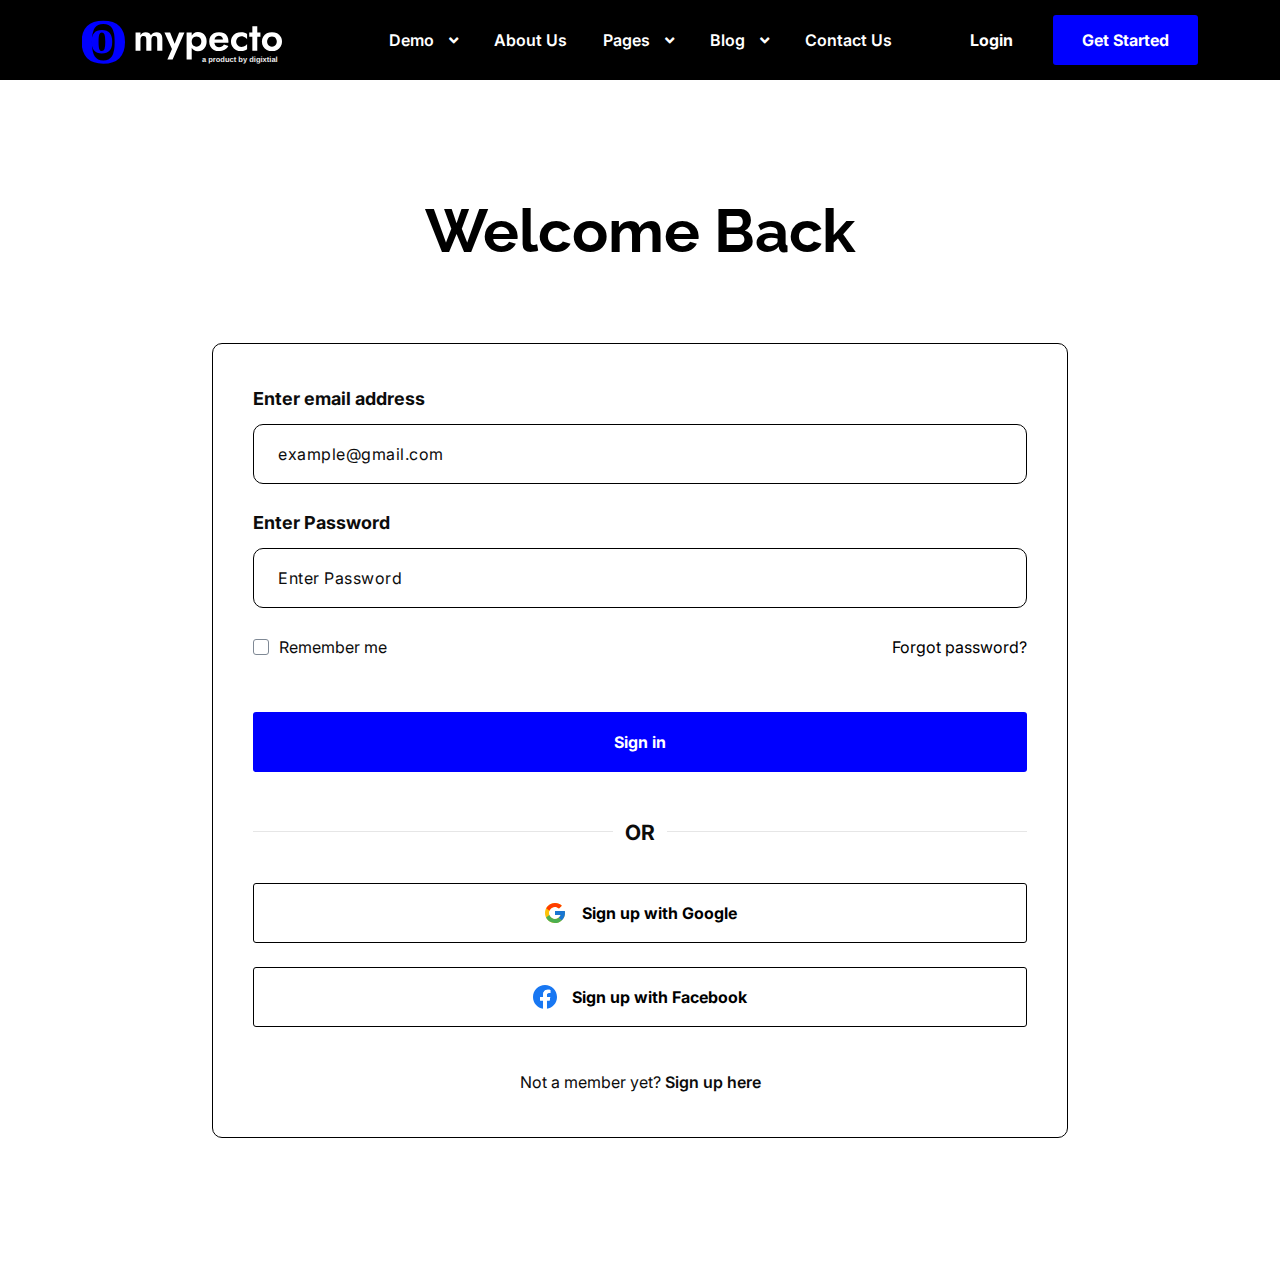
<file: sign-in.html>
<!DOCTYPE html>
<html lang="en" dir="ltr">

  <!-- Mirrored from mypecto.netlify.app/sign-in by HTTrack Website Copier/3.x [XR&CO'2014], Mon, 24 Jun 2024 06:54:45 GMT -->
  <!-- Added by HTTrack --><meta http-equiv="content-type"
    content="text/html;charset=UTF-8" /><!-- /Added by HTTrack -->
  <head>
    <meta charset="UTF-8">
    <meta http-equiv="X-UA-Compatible" content="IE=edge">
    <meta name="viewport" content="width=device-width, initial-scale=1.0">
    <title>mypecto || Responsive HTML 5 Template</title>

    <link rel="shortcut icon" href="assets/images/favicon.ico"
      type="image/x-icon">
    <link rel="icon" href="assets/images/favicon.ico" type="image/x-icon">
    <!--- End favicon-->

    <link
      href="https://fonts.googleapis.com/css2?family=Inter:wght@400;600&amp;family=Raleway:wght@600;700&amp;display=swap"
      rel="stylesheet">
    <!-- End google font  -->

    <link rel="stylesheet" href="assets/css/bootstrap.min.css">
    <link rel="stylesheet" href="assets/css/magnific-popup.css">
    <link rel="stylesheet" href="assets/css/slick.css">
    <link rel="stylesheet" href="assets/css/animate.css">
    <link rel="stylesheet" href="assets/css/fontawesome.css">

    <!-- Code Editor  -->

    <link rel="stylesheet" href="assets/css/main.css">
    <link rel="stylesheet" href="assets/css/app.min.css">
  </head>

  <body id="body" class="light-mode">

    <div class="mypecto-preloader-wrap">
      <div class="mypecto-preloader">
        <div></div>
        <div></div>
        <div></div>
        <div></div>
      </div>
    </div>

    <!-- <div class="mypecto-sidemenu-wraper">
      <div class="mypecto-sidemenu-column">
        <div class="mypecto-sidemenu-item">
          <p>languages support</p>
          <button class="value-change-btn" id="mypecto-ltr-rtl" type="button"><span>ltl</span><span>rtl</span></button>
          <div class="mypecto-open-close-btn">
            <div class="mypecto-rtl-open">
              <svg width="32" height="32" viewBox="0 0 32 32" fill="none" xmlns="http://www.w3.org/2000/svg">
                <path d="M13.3473 3.83574C14.0225 1.05475 17.9775 1.05475 18.6527 3.83574C19.0888 5.63222 21.147 6.48476 22.7257 5.52285C25.1696 4.03378 27.9662 6.83045 26.4772 9.27429C25.5152 10.853 26.3678 12.9112 28.1643 13.3473C30.9452 14.0225 30.9452 17.9775 28.1643 18.6527C26.3678 19.0888 25.5152 21.147 26.4772 22.7257C27.9662 25.1696 25.1696 27.9662 22.7257 26.4772C21.147 25.5152 19.0888 26.3678 18.6527 28.1643C17.9775 30.9452 14.0225 30.9452 13.3473 28.1643C12.9112 26.3678 10.853 25.5152 9.2743 26.4772C6.83045 27.9662 4.03379 25.1696 5.52285 22.7257C6.48476 21.147 5.63222 19.0888 3.83574 18.6527C1.05475 17.9775 1.05475 14.0225 3.83574 13.3473C5.63222 12.9112 6.48476 10.853 5.52285 9.27429C4.03378 6.83045 6.83045 4.03378 9.27429 5.52284C10.853 6.48476 12.9112 5.63222 13.3473 3.83574Z" stroke="black" stroke-width="3" stroke-linecap="round" stroke-linejoin="round"/>
                <path d="M20.75 16C20.75 18.6234 18.6234 20.75 16 20.75C13.3766 20.75 11.25 18.6234 11.25 16C11.25 13.3766 13.3766 11.25 16 11.25C18.6234 11.25 20.75 13.3766 20.75 16Z" stroke="black" stroke-width="3" stroke-linecap="round" stroke-linejoin="round"/>
              </svg>
            </div>
            <span class="mypecto-sidemenu-close">
              <svg xmlns="http://www.w3.org/2000/svg" width="24" height="24" viewBox="0 0 24 24" fill="none"><path d="M6 18L18 6M6 6L18 18" stroke="white" stroke-width="2" stroke-linecap="round" stroke-linejoin="round"></path></svg>
            </span>
          </div>
        </div>

        <div class="mypecto-sidemenu-item">
          <p>cursor</p>
          <div class="mypecto-cursor-btn">
            <button class="value-change-btn remove active-bg" type="button"><span>Normal</span></button>
            <button class="value-change-btn add active-bg" type="button"><span>advanced</span></button>
          </div>
        </div>
      </div>
    </div>

    <div class="cursor"></div>
    <div class="cursor2"></div> -->

    <header
      class="site-header site-header--menu-center mypecto-header-section dark-bg white-menu"
      id="sticky-menu">
      <div class="container">
        <nav class="navbar site-navbar">
          <!-- Brand Logo-->
          <div class="brand-logo">
            <a href='index.html'>
              <img src="assets/images/logo/logo-white.svg" alt
                class="light-version-logo">
            </a>
          </div>
          <div class="menu-block-wrapper">
            <div class="menu-overlay"></div>
            <nav class="menu-block" id="append-menu-header">
              <div class="mobile-menu-head">
                <div class="go-back">
                  <i class="fa fa-angle-left"></i>
                </div>
                <div class="current-menu-title"></div>
                <div class="mobile-menu-close">&times;</div>
              </div>
              <ul class="site-menu-main">
                <li class="nav-item nav-item-has-children">
                  <a href="#" class="nav-link-item drop-trigger">Demo <i
                      class="fas fa-angle-down"></i></a>
                  <ul class="sub-menu" id="submenu-1">
                    <li class="sub-menu--item">
                      <a href='index.html'>
                        <span class="menu-item-text">Finance App</span>
                      </a>
                    </li>
                    <li class="sub-menu--item">
                      <a href='index-02.html'>
                        <span class="menu-item-text">CRM Platform</span>
                      </a>
                    </li>
                    <li class="sub-menu--item">
                      <a href='index-03.html'>
                        <span class="menu-item-text">SaaS Startups</span>
                      </a>
                    </li>
                  </ul>
                </li>
                <li class="nav-item">
                  <a class='nav-link-item' href='about-us.html'>About Us</a>
                </li>
                <li class="nav-item nav-item-has-children">
                  <a href="#" class="nav-link-item drop-trigger">Pages <i
                      class="fas fa-angle-down"></i></a>
                  <ul class="sub-menu" id="submenu-2">
                    <li class="sub-menu--item">
                      <a href='about-us.html'>
                        <span class="menu-item-text">About Us</span>
                      </a>
                    </li>
                    <li class="sub-menu--item">
                      <a href='pricing.html'>
                        <span class="menu-item-text">Pricing</span>
                      </a>
                    </li>
                    <li class="sub-menu--item nav-item-has-children">
                      <a href="#" data-menu-get="h3" class="drop-trigger">blog
                        <i class="fas fa-angle-down"></i></a>
                      <ul class="sub-menu shape-none" id="submenu-3">
                        <li class="sub-menu--item">
                          <a href='blog.html'>
                            <span class="menu-item-text">Our Blog</span>
                          </a>
                        </li>
                        <li class="sub-menu--item">
                          <a href='blog-column-one.html'>
                            <span class="menu-item-text">blog column one</span>
                          </a>
                        </li>
                        <li class="sub-menu--item">
                          <a href='blog-column-two.html'>
                            <span class="menu-item-text">blog column two</span>
                          </a>
                        </li>
                        <li class="sub-menu--item">
                          <a href='single-blog.html'>
                            <span class="menu-item-text">blog details</span>
                          </a>
                        </li>
                      </ul>
                    </li>
                    <li class="sub-menu--item nav-item-has-children">
                      <a href="#" data-menu-get="h3"
                        class="drop-trigger">Service<i
                          class="fas fa-angle-down"></i>
                      </a>
                      <ul class="sub-menu shape-none" id="submenu-4">
                        <li class="sub-menu--item">
                          <a href='service.html'>
                            <span class="menu-item-text">service</span>
                          </a>
                        </li>
                        <li class="sub-menu--item">
                          <a href='single-service.html'>
                            <span class="menu-item-text">service details</span>
                          </a>
                        </li>
                      </ul>
                    </li>
                    <li class="sub-menu--item nav-item-has-children">
                      <a href="#" data-menu-get="h3" class="drop-trigger">Team<i
                          class="fas fa-angle-down"></i>
                      </a>
                      <ul class="sub-menu shape-none" id="submenu-5">
                        <li class="sub-menu--item">
                          <a href='team.html'>
                            <span class="menu-item-text">team</span>
                          </a>
                        </li>
                        <li class="sub-menu--item">
                          <a href='single-team.html'>
                            <span class="menu-item-text">team details</span>
                          </a>
                        </li>
                      </ul>
                    </li>
                    <li class="sub-menu--item nav-item-has-children">
                      <a href="#" data-menu-get="h3"
                        class="drop-trigger">Career<i
                          class="fas fa-angle-down"></i>
                      </a>
                      <ul class="sub-menu shape-none" id="submenu-6">
                        <li class="sub-menu--item">
                          <a href='career.html'>
                            <span class="menu-item-text">Career</span>
                          </a>
                        </li>
                        <li class="sub-menu--item">
                          <a href='single-career.html'>
                            <span class="menu-item-text">Career details</span>
                          </a>
                        </li>
                      </ul>
                    </li>
                    <li class="sub-menu--item nav-item-has-children">
                      <a href="#" data-menu-get="h3"
                        class="drop-trigger">Portfolio<i
                          class="fas fa-angle-down"></i>
                      </a>
                      <ul class="sub-menu shape-none" id="submenu-7">
                        <li class="sub-menu--item">
                          <a href='portfolio-grid.html'>
                            <span class="menu-item-text">portfolio gird</span>
                          </a>
                        </li>
                        <li class="sub-menu--item">
                          <a href='portfolio-classic.html'>
                            <span class="menu-item-text">portfolio
                              classic</span>
                          </a>
                        </li>
                        <li class="sub-menu--item">
                          <a href='single-portfolio.html'>
                            <span class="menu-item-text">Single Portfolio</span>
                          </a>
                        </li>
                      </ul>
                    </li>
                    <li class="sub-menu--item nav-item-has-children">
                      <a href="#" data-menu-get="h3"
                        class="drop-trigger">Utility<i
                          class="fas fa-angle-down"></i>
                      </a>
                      <ul class="sub-menu shape-none" id="submenu-8">
                        <li class="sub-menu--item">
                          <a href='faq.html'>
                            <span class="menu-item-text">faq</span>
                          </a>
                        </li>
                        <li class="sub-menu--item">
                          <a href='errors-404.html'>
                            <span class="menu-item-text">Error 404</span>
                          </a>
                        </li>
                        <li class="sub-menu--item">
                          <a href='integrations.html'>
                            <span class="menu-item-text">integrations</span>
                          </a>
                        </li>
                        <li class="sub-menu--item">
                          <a href='testimonials.html'>
                            <span class="menu-item-text">testimonials</span>
                          </a>
                        </li>
                        <li class="sub-menu--item">
                          <a href='coming-soon.html'>
                            <span class="menu-item-text">Coming Soon</span>
                          </a>
                        </li>
                      </ul>
                    </li>
                    <li class="sub-menu--item nav-item-has-children">
                      <a href="#" data-menu-get="h3"
                        class="drop-trigger">Account<i
                          class="fas fa-angle-down"></i>
                      </a>
                      <ul class="sub-menu shape-none" id="submenu-9">
                        <li class="sub-menu--item">
                          <a href='sign-up.html'>
                            <span class="menu-item-text">sign up</span>
                          </a>
                        </li>
                        <li class="sub-menu--item">
                          <a href='sign-in.html'>
                            <span class="menu-item-text">sign in</span>
                          </a>
                        </li>
                        <li class="sub-menu--item">
                          <a href='reset-password.html'>
                            <span class="menu-item-text">reset password</span>
                          </a>
                        </li>
                      </ul>
                    </li>
                  </ul>
                </li>
                <li class="nav-item nav-item-has-children">
                  <a href="#" class="nav-link-item drop-trigger">Blog <i
                      class="fas fa-angle-down"></i></a>
                  <ul class="sub-menu" id="submenu-10">
                    <li class="sub-menu--item">
                      <a href='blog.html'>
                        <span class="menu-item-text">Our Blog</span>
                      </a>
                    </li>
                    <li class="sub-menu--item">
                      <a href='blog-column-one.html'>
                        <span class="menu-item-text">blog column one</span>
                      </a>
                    </li>
                    <li class="sub-menu--item">
                      <a href='blog-column-two.html'>
                        <span class="menu-item-text">blog column two</span>
                      </a>
                    </li>
                    <li class="sub-menu--item">
                      <a href='single-blog.html'>
                        <span class="menu-item-text">blog details</span>
                      </a>
                    </li>
                  </ul>
                </li>
                <li class="nav-item">
                  <a class='nav-link-item' href='contact-us.html'>Contact Us</a>
                </li>
              </ul>
            </nav>
          </div>

          <div class="header-btn header-btn-l1 ms-auto d-none d-xs-inline-flex">
            <div class="mypecto-header-btn-wrap">
              <a class='mypecto-login-btn' href='sign-up.html'>Login</a>
            </div>
            <a class='mypecto-default-btn mypecto-header-btn'
              href='contact-us.html'>
              <span>Get Started</span>
            </a>
          </div>
          <!-- mobile menu trigger -->
          <div class="mobile-menu-trigger light">
            <span></span>
          </div>
          <!--/.Mobile Menu Hamburger Ends-->
        </nav>
      </div>
    </header>
    <!--End landex-header-section -->

    <div class="section mypecto-extra-section">
      <div class="container">
        <div class="mypecto-section-title center">
          <h2>Welcome Back</h2>
        </div>
        <div class="mypecto-account-wrap">
          <form action="#">
            <div class="mypecto-account-field">
              <label>Enter email address</label>
              <input type="email" placeholder="example@gmail.com">
            </div>
            <div class="mypecto-account-field">
              <label>Enter Password</label>
              <input type="password" placeholder="Enter Password">
            </div>
            <div class="mypecto-account-checkbox-wrap">
              <div class="mypecto-account-checkbox">
                <input type="checkbox" id="check">
                <label for="check">Remember me</label>
              </div>
              <a class='forgot-password' href='reset-password.html'>Forgot
                password?</a>
            </div>
            <button id="mypecto-account-btn" type="submit"><span>Sign
                in</span></button>
            <div class="mypecto-or">
              <p>or</p>
            </div>
            <a href="#" class="mypecto-connect-login">
              <img src="assets/images/icon/google.svg" alt>
              Sign up with Google
            </a>
            <a href="#" class="mypecto-connect-login">
              <img src="assets/images/icon/facebook.svg" alt>
              Sign up with Facebook
            </a>

            <div class="mypecto-account-bottom">
              <p>Not a member yet? <a href='sign-up.html'>Sign up here</a></p>
            </div>
          </form>
        </div>
      </div>
    </div>

    <!-- scripts -->
    <script src="assets/js/jquery-3.6.0.min.js"></script>
    <script src="assets/js/bootstrap.bundle.min.js"></script>
    <script src="assets/js/menu/menu.js"></script>
    <script src="assets/js/isotope.pkgd.min.js"></script>
    <script src="assets/js/jquery.magnific-popup.min.js"></script>
    <script src="assets/js/slick.js"></script>
    <script src="assets/js/countdown.js"></script>
    <script src="assets/js/wow.min.js"></script>
    <script src="assets/js/faq.js"></script>
    <!-- <script src="assets/js/advanced-cursor.js"></script> -->
    <!-- <script src="assets/js/dark.js"></script> -->

    <script src="assets/js/app.js"></script>

  </body>

  <!-- Mirrored from mypecto.netlify.app/sign-in by HTTrack Website Copier/3.x [XR&CO'2014], Mon, 24 Jun 2024 06:54:45 GMT -->
</html>
</file>
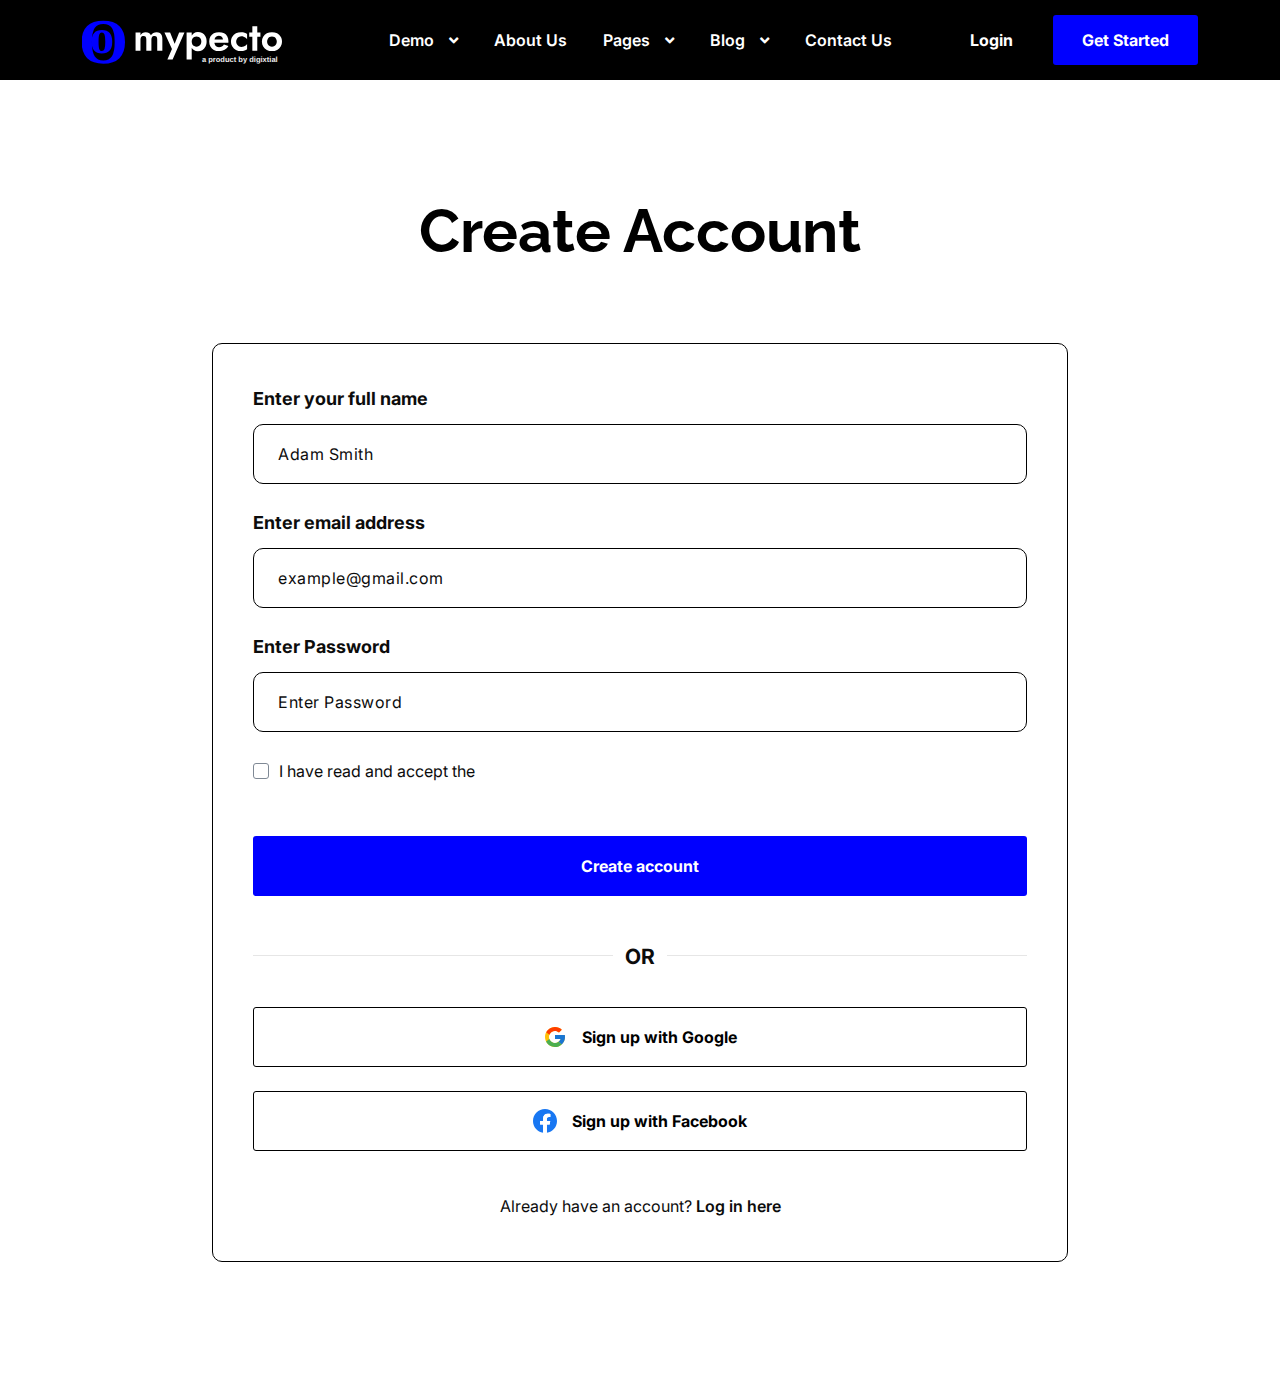
<file: sign-up.html>
<!DOCTYPE html>
<html lang="en" dir="ltr">

  <!-- Mirrored from mypecto.netlify.app/sign-up by HTTrack Website Copier/3.x [XR&CO'2014], Mon, 24 Jun 2024 06:54:43 GMT -->
  <!-- Added by HTTrack --><meta http-equiv="content-type"
    content="text/html;charset=UTF-8" /><!-- /Added by HTTrack -->
  <head>
    <meta charset="UTF-8">
    <meta http-equiv="X-UA-Compatible" content="IE=edge">
    <meta name="viewport" content="width=device-width, initial-scale=1.0">
    <title>mypecto || Responsive HTML 5 Template</title>

    <link rel="shortcut icon" href="assets/images/favicon.ico"
      type="image/x-icon">
    <link rel="icon" href="assets/images/favicon.ico" type="image/x-icon">
    <!--- End favicon-->

    <link
      href="https://fonts.googleapis.com/css2?family=Inter:wght@400;600&amp;family=Raleway:wght@600;700&amp;display=swap"
      rel="stylesheet">
    <!-- End google font  -->

    <link rel="stylesheet" href="assets/css/bootstrap.min.css">
    <link rel="stylesheet" href="assets/css/magnific-popup.css">
    <link rel="stylesheet" href="assets/css/slick.css">
    <link rel="stylesheet" href="assets/css/animate.css">
    <link rel="stylesheet" href="assets/css/fontawesome.css">

    <!-- Code Editor  -->

    <link rel="stylesheet" href="assets/css/main.css">
    <link rel="stylesheet" href="assets/css/app.min.css">
  </head>

  <body id="body" class="light-mode">

    <div class="mypecto-preloader-wrap">
      <div class="mypecto-preloader">
        <div></div>
        <div></div>
        <div></div>
        <div></div>
      </div>
    </div>

    <!-- <div class="mypecto-sidemenu-wraper">
      <div class="mypecto-sidemenu-column">
        <div class="mypecto-sidemenu-item">
          <p>languages support</p>
          <button class="value-change-btn" id="mypecto-ltr-rtl" type="button"><span>ltl</span><span>rtl</span></button>
          <div class="mypecto-open-close-btn">
            <div class="mypecto-rtl-open">
              <svg width="32" height="32" viewBox="0 0 32 32" fill="none" xmlns="http://www.w3.org/2000/svg">
                <path d="M13.3473 3.83574C14.0225 1.05475 17.9775 1.05475 18.6527 3.83574C19.0888 5.63222 21.147 6.48476 22.7257 5.52285C25.1696 4.03378 27.9662 6.83045 26.4772 9.27429C25.5152 10.853 26.3678 12.9112 28.1643 13.3473C30.9452 14.0225 30.9452 17.9775 28.1643 18.6527C26.3678 19.0888 25.5152 21.147 26.4772 22.7257C27.9662 25.1696 25.1696 27.9662 22.7257 26.4772C21.147 25.5152 19.0888 26.3678 18.6527 28.1643C17.9775 30.9452 14.0225 30.9452 13.3473 28.1643C12.9112 26.3678 10.853 25.5152 9.2743 26.4772C6.83045 27.9662 4.03379 25.1696 5.52285 22.7257C6.48476 21.147 5.63222 19.0888 3.83574 18.6527C1.05475 17.9775 1.05475 14.0225 3.83574 13.3473C5.63222 12.9112 6.48476 10.853 5.52285 9.27429C4.03378 6.83045 6.83045 4.03378 9.27429 5.52284C10.853 6.48476 12.9112 5.63222 13.3473 3.83574Z" stroke="black" stroke-width="3" stroke-linecap="round" stroke-linejoin="round"/>
                <path d="M20.75 16C20.75 18.6234 18.6234 20.75 16 20.75C13.3766 20.75 11.25 18.6234 11.25 16C11.25 13.3766 13.3766 11.25 16 11.25C18.6234 11.25 20.75 13.3766 20.75 16Z" stroke="black" stroke-width="3" stroke-linecap="round" stroke-linejoin="round"/>
              </svg>
            </div>
            <span class="mypecto-sidemenu-close">
              <svg xmlns="http://www.w3.org/2000/svg" width="24" height="24" viewBox="0 0 24 24" fill="none"><path d="M6 18L18 6M6 6L18 18" stroke="white" stroke-width="2" stroke-linecap="round" stroke-linejoin="round"></path></svg>
            </span>
          </div>
        </div>

        <div class="mypecto-sidemenu-item">
          <p>cursor</p>
          <div class="mypecto-cursor-btn">
            <button class="value-change-btn remove active-bg" type="button"><span>Normal</span></button>
            <button class="value-change-btn add active-bg" type="button"><span>advanced</span></button>
          </div>
        </div>
      </div>
    </div>

    <div class="cursor"></div>
    <div class="cursor2"></div> -->

    <header
      class="site-header site-header--menu-center mypecto-header-section dark-bg white-menu"
      id="sticky-menu">
      <div class="container">
        <nav class="navbar site-navbar">
          <!-- Brand Logo-->
          <div class="brand-logo">
            <a href='index.html'>
              <img src="assets/images/logo/logo-white.svg" alt
                class="light-version-logo">
            </a>
          </div>
          <div class="menu-block-wrapper">
            <div class="menu-overlay"></div>
            <nav class="menu-block" id="append-menu-header">
              <div class="mobile-menu-head">
                <div class="go-back">
                  <i class="fa fa-angle-left"></i>
                </div>
                <div class="current-menu-title"></div>
                <div class="mobile-menu-close">&times;</div>
              </div>
              <ul class="site-menu-main">
                <li class="nav-item nav-item-has-children">
                  <a href="#" class="nav-link-item drop-trigger">Demo <i
                      class="fas fa-angle-down"></i></a>
                  <ul class="sub-menu" id="submenu-1">
                    <li class="sub-menu--item">
                      <a href='index.html'>
                        <span class="menu-item-text">Finance App</span>
                      </a>
                    </li>
                    <li class="sub-menu--item">
                      <a href='index-02.html'>
                        <span class="menu-item-text">CRM Platform</span>
                      </a>
                    </li>
                    <li class="sub-menu--item">
                      <a href='index-03.html'>
                        <span class="menu-item-text">SaaS Startups</span>
                      </a>
                    </li>
                  </ul>
                </li>
                <li class="nav-item">
                  <a class='nav-link-item' href='about-us.html'>About Us</a>
                </li>
                <li class="nav-item nav-item-has-children">
                  <a href="#" class="nav-link-item drop-trigger">Pages <i
                      class="fas fa-angle-down"></i></a>
                  <ul class="sub-menu" id="submenu-2">
                    <li class="sub-menu--item">
                      <a href='about-us.html'>
                        <span class="menu-item-text">About Us</span>
                      </a>
                    </li>
                    <li class="sub-menu--item">
                      <a href='pricing.html'>
                        <span class="menu-item-text">Pricing</span>
                      </a>
                    </li>
                    <li class="sub-menu--item nav-item-has-children">
                      <a href="#" data-menu-get="h3" class="drop-trigger">blog
                        <i class="fas fa-angle-down"></i></a>
                      <ul class="sub-menu shape-none" id="submenu-3">
                        <li class="sub-menu--item">
                          <a href='blog.html'>
                            <span class="menu-item-text">Our Blog</span>
                          </a>
                        </li>
                        <li class="sub-menu--item">
                          <a href='blog-column-one.html'>
                            <span class="menu-item-text">blog column one</span>
                          </a>
                        </li>
                        <li class="sub-menu--item">
                          <a href='blog-column-two.html'>
                            <span class="menu-item-text">blog column two</span>
                          </a>
                        </li>
                        <li class="sub-menu--item">
                          <a href='single-blog.html'>
                            <span class="menu-item-text">blog details</span>
                          </a>
                        </li>
                      </ul>
                    </li>
                    <li class="sub-menu--item nav-item-has-children">
                      <a href="#" data-menu-get="h3"
                        class="drop-trigger">Service<i
                          class="fas fa-angle-down"></i>
                      </a>
                      <ul class="sub-menu shape-none" id="submenu-4">
                        <li class="sub-menu--item">
                          <a href='service.html'>
                            <span class="menu-item-text">service</span>
                          </a>
                        </li>
                        <li class="sub-menu--item">
                          <a href='single-service.html'>
                            <span class="menu-item-text">service details</span>
                          </a>
                        </li>
                      </ul>
                    </li>
                    <li class="sub-menu--item nav-item-has-children">
                      <a href="#" data-menu-get="h3" class="drop-trigger">Team<i
                          class="fas fa-angle-down"></i>
                      </a>
                      <ul class="sub-menu shape-none" id="submenu-5">
                        <li class="sub-menu--item">
                          <a href='team.html'>
                            <span class="menu-item-text">team</span>
                          </a>
                        </li>
                        <li class="sub-menu--item">
                          <a href='single-team.html'>
                            <span class="menu-item-text">team details</span>
                          </a>
                        </li>
                      </ul>
                    </li>
                    <li class="sub-menu--item nav-item-has-children">
                      <a href="#" data-menu-get="h3"
                        class="drop-trigger">Career<i
                          class="fas fa-angle-down"></i>
                      </a>
                      <ul class="sub-menu shape-none" id="submenu-6">
                        <li class="sub-menu--item">
                          <a href='career.html'>
                            <span class="menu-item-text">Career</span>
                          </a>
                        </li>
                        <li class="sub-menu--item">
                          <a href='single-career.html'>
                            <span class="menu-item-text">Career details</span>
                          </a>
                        </li>
                      </ul>
                    </li>
                    <li class="sub-menu--item nav-item-has-children">
                      <a href="#" data-menu-get="h3"
                        class="drop-trigger">Portfolio<i
                          class="fas fa-angle-down"></i>
                      </a>
                      <ul class="sub-menu shape-none" id="submenu-7">
                        <li class="sub-menu--item">
                          <a href='portfolio-grid.html'>
                            <span class="menu-item-text">portfolio gird</span>
                          </a>
                        </li>
                        <li class="sub-menu--item">
                          <a href='portfolio-classic.html'>
                            <span class="menu-item-text">portfolio
                              classic</span>
                          </a>
                        </li>
                        <li class="sub-menu--item">
                          <a href='single-portfolio.html'>
                            <span class="menu-item-text">Single Portfolio</span>
                          </a>
                        </li>
                      </ul>
                    </li>
                    <li class="sub-menu--item nav-item-has-children">
                      <a href="#" data-menu-get="h3"
                        class="drop-trigger">Utility<i
                          class="fas fa-angle-down"></i>
                      </a>
                      <ul class="sub-menu shape-none" id="submenu-8">
                        <li class="sub-menu--item">
                          <a href='faq.html'>
                            <span class="menu-item-text">faq</span>
                          </a>
                        </li>
                        <li class="sub-menu--item">
                          <a href='errors-404.html'>
                            <span class="menu-item-text">Error 404</span>
                          </a>
                        </li>
                        <li class="sub-menu--item">
                          <a href='integrations.html'>
                            <span class="menu-item-text">integrations</span>
                          </a>
                        </li>
                        <li class="sub-menu--item">
                          <a href='testimonials.html'>
                            <span class="menu-item-text">testimonials</span>
                          </a>
                        </li>
                        <li class="sub-menu--item">
                          <a href='coming-soon.html'>
                            <span class="menu-item-text">Coming Soon</span>
                          </a>
                        </li>
                      </ul>
                    </li>
                    <li class="sub-menu--item nav-item-has-children">
                      <a href="#" data-menu-get="h3"
                        class="drop-trigger">Account<i
                          class="fas fa-angle-down"></i>
                      </a>
                      <ul class="sub-menu shape-none" id="submenu-9">
                        <li class="sub-menu--item">
                          <a href='sign-up.html'>
                            <span class="menu-item-text">sign up</span>
                          </a>
                        </li>
                        <li class="sub-menu--item">
                          <a href='sign-in.html'>
                            <span class="menu-item-text">sign in</span>
                          </a>
                        </li>
                        <li class="sub-menu--item">
                          <a href='reset-password.html'>
                            <span class="menu-item-text">reset password</span>
                          </a>
                        </li>
                      </ul>
                    </li>
                  </ul>
                </li>
                <li class="nav-item nav-item-has-children">
                  <a href="#" class="nav-link-item drop-trigger">Blog <i
                      class="fas fa-angle-down"></i></a>
                  <ul class="sub-menu" id="submenu-10">
                    <li class="sub-menu--item">
                      <a href='blog.html'>
                        <span class="menu-item-text">Our Blog</span>
                      </a>
                    </li>
                    <li class="sub-menu--item">
                      <a href='blog-column-one.html'>
                        <span class="menu-item-text">blog column one</span>
                      </a>
                    </li>
                    <li class="sub-menu--item">
                      <a href='blog-column-two.html'>
                        <span class="menu-item-text">blog column two</span>
                      </a>
                    </li>
                    <li class="sub-menu--item">
                      <a href='single-blog.html'>
                        <span class="menu-item-text">blog details</span>
                      </a>
                    </li>
                  </ul>
                </li>
                <li class="nav-item">
                  <a class='nav-link-item' href='contact-us.html'>Contact Us</a>
                </li>
              </ul>
            </nav>
          </div>

          <div class="header-btn header-btn-l1 ms-auto d-none d-xs-inline-flex">
            <div class="mypecto-header-btn-wrap">
              <a class='mypecto-login-btn' href='sign-up.html'>Login</a>
            </div>
            <a class='mypecto-default-btn mypecto-header-btn'
              href='contact-us.html'>
              <span>Get Started</span>
            </a>
          </div>
          <!-- mobile menu trigger -->
          <div class="mobile-menu-trigger light">
            <span></span>
          </div>
          <!--/.Mobile Menu Hamburger Ends-->
        </nav>
      </div>
    </header>
    <!--End landex-header-section -->

    <div class="section mypecto-extra-section">
      <div class="container">
        <div class="mypecto-section-title center">
          <h2>Create Account</h2>
        </div>
        <div class="mypecto-account-wrap">
          <form action="#">
            <div class="mypecto-account-field">
              <label>Enter your full name</label>
              <input type="text" placeholder="Adam Smith">
            </div>
            <div class="mypecto-account-field">
              <label>Enter email address</label>
              <input type="email" placeholder="example@gmail.com">
            </div>
            <div class="mypecto-account-field">
              <label>Enter Password</label>
              <input type="password" placeholder="Enter Password">
            </div>
            <div class="mypecto-account-checkbox">
              <input type="checkbox" id="check">
              <label for="check">I have read and accept the </label>
            </div>
            <button id="mypecto-account-btn" type="submit"><span>Create
                account</span></button>
            <div class="mypecto-or">
              <p>or</p>
            </div>
            <a href="#" class="mypecto-connect-login">
              <img src="assets/images/icon/google.svg" alt>
              Sign up with Google
            </a>
            <a href="#" class="mypecto-connect-login">
              <img src="assets/images/icon/facebook.svg" alt>
              Sign up with Facebook
            </a>

            <div class="mypecto-account-bottom">
              <p>Already have an account? <a href='sign-in.html'>Log in
                  here</a></p>
            </div>
          </form>
        </div>
      </div>
    </div>

    <!-- scripts -->
    <script src="assets/js/jquery-3.6.0.min.js"></script>
    <script src="assets/js/bootstrap.bundle.min.js"></script>
    <script src="assets/js/menu/menu.js"></script>
    <script src="assets/js/isotope.pkgd.min.js"></script>
    <script src="assets/js/jquery.magnific-popup.min.js"></script>
    <script src="assets/js/slick.js"></script>
    <script src="assets/js/countdown.js"></script>
    <script src="assets/js/wow.min.js"></script>
    <script src="assets/js/faq.js"></script>
    <!-- <script src="assets/js/advanced-cursor.js"></script> -->
    <!-- <script src="assets/js/dark.js"></script> -->

    <script src="assets/js/app.js"></script>

  </body>

  <!-- Mirrored from mypecto.netlify.app/sign-up by HTTrack Website Copier/3.x [XR&CO'2014], Mon, 24 Jun 2024 06:54:45 GMT -->
</html>
</file>
<file: assets/css/main.css>
/*Header Css StaRT*/
.site-navbar {
  display: flex;
  position: relative;
  flex-wrap: wrap;
  align-items: center;
  justify-content: space-between;
  padding-top: 0px;
}
.brand-logo, 
.default-logo, 
.responsive-logo {
    max-width: 200px;
    transition: all 0.4s;
    position: relative;
    margin-right: 35px;
}
@media (min-width: 576px) {
  .site-navbar {
    padding-top: 0px;
  }
}

@media (min-width: 992px) {
  .site-navbar {
    flex-flow: row nowrap;
    justify-content: flex-start;
  }
}

.site-navbar .menu-block-wrapper {
  flex-grow: 1;
  align-items: center;
}


@media (min-width: 992px) {
  .site-navbar .menu-block-wrapper {
    display: flex !important;
    flex-basis: auto;
  }
  
}

.site-header--absolute {
  position: absolute;
  top: 0;
  left: 0;
  width: 100%;
  z-index: 999;
}

.site-header--sticky:not(.mobile-sticky-enable) {
  position: absolute !important;
  top: 0;
  right: 0;
  width: 100%;
  z-index: 999;
}

@media (min-width: 992px) {
  .site-header--sticky:not(.mobile-sticky-enable) {
    /*position: fixed !important;*/
    transition: .4s;
  }
  .site-header--sticky:not(.mobile-sticky-enable).scrolling {
    transform: translateY(-100%);
    transition: .4s;
  }
  .site-header--sticky:not(.mobile-sticky-enable).reveal-header {
    transform: translateY(0%);
    box-shadow: 0 12px 34px -11px rgba(65, 62, 101, 0.1);
    z-index: 1000;
  }
}

.site-header--sticky.mobile-sticky-enable {
  top: 0;
  right: 0;
  width: 100%;
  z-index: 999;
  position: fixed !important;
  transition: .4s;
}

.site-header--sticky.mobile-sticky-enable.scrolling {
  transform: translateY(-100%);
  transition: .4s;
}

.site-header--sticky.mobile-sticky-enable.reveal-header {
  transform: translateY(0%);
  box-shadow: 0 12px 34px -11px rgba(65, 62, 101, 0.1);
  z-index: 9999;
}

.site-header--menu-center .container {
  position: relative;
}

.site-header--menu-center .menu-block-wrapper {
  position: static;
}

@media (min-width: 992px) {
  .site-header--menu-center .menu-block {
    margin-left: auto;
    margin-right: auto;
  }
}

@media (min-width: 992px) {
  .site-header--menu-left .container-fluid .sub-menu.megamenu {
    left: 0%;
    transform: translateX(0%) translateY(10px);
  }
}

@media (min-width: 992px) {
  .site-header--menu-left .container-fluid .nav-item.has-megamenu:hover > .sub-menu {
    transform: translateX(0%) translateY(-10px);
    left: 0%;
    margin-left: 20px;
  }
}

.site-header--menu-left .menu-block .site-menu-main {
  justify-content: flex-start;
  padding-left: 15px;
}

@media (min-width: 1200px) {
  .site-header--menu-left .menu-block {
    width: 100%;
  }
}

.site-header--menu-right .menu-block-wrapper {
  position: static;
}

.site-header--menu-right .menu-block {
  margin-left: auto;
}

@media (min-width: 992px) {
  .site-header > .container-fluid .sub-menu.megamenu {
    left: 50%;
    transform: translateX(-50%) translateY(10px);
  }
}

@media (min-width: 992px) {
  .site-header > .container-fluid .nav-item.has-megamenu:hover > .sub-menu {
    transform: translateX(-50%) translateY(-10px);
    left: 50%;
  }
}

@media (min-width: 768px) {
  .container-fluid .site-navbar {
    padding-left: 10px;
    padding-right: 10px;
  }
}

@media (min-width: 992px) {
.container-fluid .site-navbar {
    padding-left: 48px;
    padding-right: 48px;
   
}
}

@media (min-width: 480px) {
  .header-btns {
    margin-right: 15px;
  }
}

@media (min-width: 992px) {
  .header-btns {
    margin-right: 0;
  }
}

.top-contact-menu-wraper .header-btn {
  order: 3;
}

.top-contact-menu-wraper .mobile-menu-trigger {
  order: 4;
}

@media (min-width: 992px) {
  .top-contact-menu-wraper .nav-link-item {
    color: #fff !important;
  }
  .top-contact-menu-wraper .site-menu-main .nav-link-item {
    padding-top: 19px !important;
    padding-bottom: 19px !important;
  }
  .top-contact-menu-wraper .navbar {
    flex-wrap: wrap;
    padding: 30px 0px 0px 0px;
  }
  .top-contact-menu-wraper .brand-logo {
    min-width: 50%;
    order: 1;
    padding-bottom: 30px;
  }
  .top-contact-menu-wraper .header-btn {
    order: 4;
  }
  .top-contact-menu-wraper .menu-block-wrapper {
    min-width: calc(100% - 256px);
    order: 3;
    background: #1D263A;
    border-radius: 0px 0px 0px 5px;
  }
  .top-contact-menu-wraper .top-contact-block {
    order: 2;
    min-width: 50%;
    display: flex !important;
    justify-content: flex-end;
    padding-bottom: 8px;
  }
  .top-contact-menu-wraper .menu-block {
    margin-left: initial;
  }
}

.top-contact-block ul {
  display: flex;
  align-items: center;
}

.top-contact-block ul li {
  display: inline-flex;
  align-items: center;
}

.top-contact-block span {
  height: 30px;
  width: 1px;
  background: rgba(29, 36, 58, 0.12);
  margin: 0px 35px;
}

.top-contact-block img {
  margin-right: 12px;
}

.top-contact-block a {
  display: flex;
  align-items: center;
  font-weight: 600;
  font-size: 17px;
  line-height: 30px;
  color: #1D263A;
}

@media (min-width: 992px) {
  .row-lg {
    display: flex;
  }
}

@-webkit-keyframes slideLeft {
  0% {
    opacity: 0;
    transform: translateX(100%);
  }
  100% {
    opacity: 1;
    transform: translateX(0%);
  }
}

@keyframes slideLeft {
  0% {
    opacity: 0;
    transform: translateX(100%);
  }
  100% {
    opacity: 1;
    transform: translateX(0%);
  }
}

@-webkit-keyframes slideRight {
  0% {
    opacity: 1;
    transform: translateX(0%);
  }
  100% {
    opacity: 0;
    transform: translateX(100%);
  }
}

@keyframes slideRight {
  0% {
    opacity: 1;
    transform: translateX(0%);
  }
  100% {
    opacity: 0;
    transform: translateX(100%);
  }
}

.site-menu-main {
  margin-bottom: 0;
  padding-left: 0;
}

@media (min-width: 992px) {
  .site-menu-main {
    display: flex;
    margin-bottom: 0;
    padding-left: 0;
  }
}

.site-menu-main li {
  list-style: none;
}

.site-menu-main ul {
  list-style: none;
  margin-left: 0;
}

.site-menu-main a {
  text-decoration: none;
}

.navbar {
  padding-top: 0;
  padding-bottom: 0;
}

@media (min-width: 992px) {
  .navbar {
    padding-top: 0;
    padding-bottom: 0;
  }
}

.site-menu-main .nav-item {
  display: inherit;
}

.site-menu-main .nav-link-item {
  color: var(--heading-color);
  font-size: 16px;
  font-weight: 600;
  font-style: normal;
  letter-spacing: normal;
  position: relative;
}
.white-menu .site-menu-main .nav-link-item, 
.white-menu .mypecto-login-btn {
  color: var(--white-color);
}


@media (min-width: 992px) {
  .site-menu-main .nav-link-item {
    padding-top: 15px !important;
    padding-bottom: 15px !important;
    padding-left: 18px !important;
    padding-right: 18px !important;
  }
}

.dark-mode-texts .nav-link-item {
  color: #fff;
}

.site-menu-main .sub-menu {
    z-index: 500;
    background-color: #fff;
    box-shadow: -2px 2px 70px -25px rgb(0 0 0 / 30%);
    position: absolute;
    left: 0;
    top: 61px;
    margin: 0;
    padding: 12px 0;
    transition: .4s;
    z-index: 4;
    transform: translatey(20px);
    opacity: 0;
    visibility: hidden;
    min-width: 205px;
    border-radius: 6px;
}
.site-menu-main .sub-menu:before {
    content: '';
    width: 15px;
    height: 15px;
    background-color: #fff;
    position: absolute;
    top: 0;
    left: 22px;
    transform: rotate(
45deg
) translatey(-11px);
    z-index: 8;
}
.sub-menu.megamenu:before{
  content: none;
}
.site-menu-main .sub-menu.shape-none:before{
  content: none;
}

/*@media (min-width: 992px) {
  .site-menu-main .sub-menu {
    min-width: 235px;
    max-width: 235px;
  }
}*/

@media (min-width: 992px) {
  .site-menu-main .sub-menu .sub-menu {
    top: 0 !important;
    left: 100%;
  }
}

.site-menu-main .sub-menu--item {
    font-size: 15px;
    font-weight: 600;
}

@media (max-width: 992px) {
  .site-menu-main .sub-menu--item {
    padding-top: 10px;
    padding-bottom: 10px;
    border-bottom: 1px solid rgba(0, 0, 0, 0.1);
  }
}

@media (min-width: 992px) {
  .site-menu-main .sub-menu--item {
    color: #000;
  }
}

.site-menu-main .sub-menu--item > a {
  color: inherit;
  padding: 4px 20px;
  font-weight: 700;
  color: #000;
  position: relative;
}
.site-menu-main .sub-menu--item > a .menu-item-text {
  position: relative;
  transition: all 0.3s ease;
}
.site-menu-main .sub-menu--item > a .menu-item-text::after{
  content: "";
  position: absolute;
  bottom: 0;
  left: auto;
  right: 0;
  height: 2px;
  width: 0;
  background-color: #202030;
  transition: all 0.3s ease;
}
.site-menu-main .sub-menu--item > a:hover .menu-item-text::after {
  left: 0;
  right: auto;
  width: 100%;
}

@media (min-width: 992px) {
  .site-menu-main .sub-menu--item > a {
    transition: .4s;
  }
}

/* .site-menu-main .sub-menu--item:hover > a {
  color: var(--accent-color);
} */

@media (min-width: 992px) {
  .site-menu-main .sub-menu.megamenu {
    background-color: #fff;
  }
}

.site-menu-main .sub-menu.megamenu .dropdown-image-block {
  max-height: 336px;
}

@media (min-width: 320px) and (max-width: 992px) {
  .site-menu-main .sub-menu.megamenu {
    border: 0;
  }
}

@media (min-width: 992px) {
  .site-menu-main .sub-menu.megamenu {
    padding: 30px;
    min-width: 925px;
    left: 50%;
    transform: translateX(-50%) translateY(10px);
    will-change: transform;
    top: 100%;
    box-shadow: 0 42px 54px rgba(0, 0, 0, 0.09);
    border: 1px solid #e7e9ed;
    border-radius: 8px;
    visibility: hidden;
    z-index: -99;
    opacity: 0;
    pointer-events: none;
  }
  /* .site-menu-main .sub-menu.megamenu.megadropdown-center {
    transform: translateX(-50%) translateY(-10px);
  } */
  /* .site-menu-main .sub-menu.megamenu.megadropdown-right {
    right: 0%;
    transform: translateX(0%) translateY(10px);
  } */
  /* .site-menu-main .sub-menu.megamenu.megadropdown-left {
    left: 0%;
    transform: translateX(0%) translateY(10px);
  } */
}

@media (min-width: 1200px) {
  .site-menu-main .sub-menu.megamenu {
    min-width: 1100px;
  }
}

@media (min-width: 1366px) {
  .site-menu-main .sub-menu.megamenu {
    min-width: 900px;
  }
}

.site-menu-main .sub-menu.megamenu .single-dropdown-block .mega-drop-menu-item {
  padding-top: 8px;
  padding-bottom: 8px;
  display: block;
}

.site-menu-main .sub-menu.megamenu .mega-drop-menu-item {
  padding-top: 2.5px;
  padding-bottom: 2.5px;
  font-size: 15px;
  font-weight: 600;
  transition: .4s;
  color: #000;
}

@media (min-width: 320px) and (max-width: 992px) {
  .site-menu-main .sub-menu.megamenu .mega-drop-menu-item {
    color: var(--color-headings);
    border-top: 1px solid var(--border-color-3);
    padding-left: 20px;
    padding-bottom: 13px;
    padding-top: 13px;
  }
}

@media (min-width: 992px) {
  .site-menu-main .sub-menu.megamenu .mega-drop-menu-item {
    padding-left: 0px;
    padding-right: 10px;
  }
  .site-menu-main .sub-menu.megamenu .mega-drop-menu-item:hover {
    color: #FFC947 !important;
  }
}

@media (min-width: 320px) and (max-width: 992px) {
  .site-menu-main .sub-menu.megamenu [class*="col-"] {
    padding-left: 0;
    padding-right: 0;
  }
  .site-menu-main .sub-menu.megamenu [class*="row-"] {
    margin-left: 0;
    margin-right: 0;
  }
}

@media (min-width: 992px) {
  li.nav-item-has-children:not(.has-megamenu) {
    position: relative;
  }
}

@media (min-width: 992px) {
  li.nav-item-has-children:hover > .sub-menu {
    margin-top: 5px;
    visibility: visible;
    opacity: 1;
    z-index: 99;
    pointer-events: visible;
    border-radius: 6px;
    transform: translateY(0);
  }
}

.site-menu-main > li .sub-menu > ul > li > a {
  display: inline-block;
  padding: 10px 0;
  font-size: 15px;
  color: #555;
  transition: color 0.3s ease;
  text-decoration: none;
  text-transform: capitalize;
}

.site-menu-main > li .sub-menu.mega-menu {
  left: 50%;
  transform: translateX(-50%);
}

.mobile-menu-head,
.mobile-menu-trigger {
  display: none;
}

/*responsive*/
@media (max-width: 991px) {
  .site-header .mobile-menu-trigger {
    display: flex;
    height: 30px;
    width: 30px;
    margin-left: 40px;
    cursor: pointer;
    align-items: center;
    justify-content: center;
  }
  .site-header .mobile-menu-trigger span {
    display: block;
    height: 2px;
    background-color: var(--heading-color);
    width: 24px;
    position: relative;
  }
  .site-header.white-menu .mobile-menu-trigger span {
    background-color: var(--white-color);
  }
  .reveal-header .mobile-menu-trigger span {
    background-color: var(--heading-color) !important;
  }
  .site-header .mobile-menu-trigger span:before,
  .site-header .mobile-menu-trigger span:after {
    content: '';
    position: absolute;
    left: 0;
    width: 100%;
    height: 100%;
    background-color: var(--heading-color);
  }
  .site-header.white-menu .mobile-menu-trigger span:before,
  .site-header.white-menu .mobile-menu-trigger span:after {
    background-color: var(--white-color);
  }
  .reveal-header .mobile-menu-trigger span:before,
  .reveal-header .mobile-menu-trigger span:after {
    background-color: var(--heading-color) !important;
  }
  .dark-mode-texts .mobile-menu-trigger span {
    background-color: var(--heading-color);
  }
  .dark-mode-texts .mobile-menu-trigger span:before,
  .dark-mode-texts .mobile-menu-trigger span:after {
    background-color: var(--heading-color);
  }
  .site-header .mobile-menu-trigger span:before {
    top: -8px;
  }
  .site-header .mobile-menu-trigger span:after {
    top: 8px;
  }
  .site-header .item-right {
    align-items: center;
  }
  .site-header .menu-block {
    position: fixed;
    width: 320px;
    background-color: #ffffff;
    left: 0;
    top: 0;
    height: 100%;
    overflow: hidden;
    transform: translate(-100%);
    transition: all 0.5s ease;
    z-index: 1099;
  }
  .site-header .menu-block.active {
    transform: translate(0%);
  }
  .site-menu-main > li {
    line-height: 1;
    margin: 0;
    display: block;
  }
  .site-menu-main > li > a {
    line-height: 50px;
    height: 50px;
    padding: 0 50px 0 15px;
    display: block;
    border-bottom: 1px solid rgba(0, 0, 0, 0.1);
  }
  .site-menu-main > li > a i {
    position: absolute;
    height: 50px;
    width: 50px;
    top: 0;
    right: 0;
    text-align: center;
    line-height: 50px;
    transform: rotate(-90deg);
  }
  .site-header .menu-block .mobile-menu-head {
    display: flex;
    height: 50px;
    border-bottom: 1px solid rgba(0, 0, 0, 0.1);
    justify-content: space-between;
    align-items: center;
    position: relative;
    z-index: 501;
    position: -webkit-sticky;
    position: sticky;
    background-color: #ffffff;
    top: 0;
  }
  .site-header .menu-block .mobile-menu-head .go-back {
    height: 50px;
    width: 50px;
    border-right: 1px solid rgba(0, 0, 0, 0.1);
    cursor: pointer;
    line-height: 50px;
    text-align: center;
    color: #000000;
    font-size: 16px;
    display: none;
  }
  .site-header .menu-block .mobile-menu-head.active .go-back {
    display: block;
  }
  .site-header .menu-block .mobile-menu-head .current-menu-title {
    font-size: 15px;
    font-weight: 500;
    color: #000000;
    visibility: hidden;
    text-transform: capitalize;
  }
  .site-header .menu-block .mobile-menu-head.active .current-menu-title {
    visibility: visible;
  }
  .site-header .menu-block .mobile-menu-head .mobile-menu-close {
    height: 50px;
    width: 50px;
    border-left: 1px solid rgba(0, 0, 0, 0.1);
    cursor: pointer;
    line-height: 50px;
    text-align: center;
    color: #000000;
    font-size: 25px;
  }
  .site-header .menu-block .site-menu-main {
    height: 100%;
    overflow-x: hidden;
    overflow-y: auto;
  }
  .site-menu-main > li .sub-menu.mega-menu,
  .site-menu-main > li .sub-menu {
    visibility: visible;
    opacity: 1;
    position: absolute;
    box-shadow: none;
    margin: 0;
    padding: 15px 0;
    top: 0;
    left: 0;
    width: 100%;
    height: 100%;
    padding-top: 50px;
    max-width: none;
    min-width: auto;
    display: none;
    transform: translateX(0%);
    overflow-y: auto;
    overflow-x: hidden;
  }
  .site-menu-main > li .sub-menu.active {
    display: block;
  }
  .site-menu-main > li .sub-menu > ul > li > a,
  .site-menu-main > li .sub-menu.mega-menu > .list-item > ul > li > a {
    display: block;
  }
  .site-menu-main > li .sub-menu.mega-menu > .list-item > ul {
    margin-bottom: 15px;
  }
  .menu-overlay {
    position: fixed;
    background-color: rgba(0, 0, 0, 0.5);
    left: 0;
    top: 0;
    width: 100%;
    height: 100%;
    z-index: 1098;
    visibility: hidden;
    opacity: 0;
    transition: all 0.5s ease;
  }
  .menu-overlay.active {
    visibility: visible;
    opacity: 1;
  }
}

/*Custom Css for menu*/
@media (min-width: 992px) {
  .has-megamenu ul {
    margin-left: auto;
  }
  .site-menu-main a {
    display: flex;
    align-items: center;
  }
  .site-menu-main i {
    margin-left: 15px;
    font-size: 15px;
  }
}

@media (min-width: 1200px) {
  /* .site-header--menu-center .navbar {
    padding-top: 20px;
    padding-bottom: 20px;
  } */
  .site-header--menu-center .menu-block-wrapper {
    position: absolute !important;
    left: 50%;
    transform: translateX(-50%);
  }
}

.nav-item-has-children a {
    display: flex;
    justify-content: space-between;
    text-transform: capitalize;
}

.reveal-header {
  background: #0D152E !important;
}

.reveal-header .nav-link-item {
  color: #fff !important;
}

.reveal-header .btn {
  color: #fff !important;
}

.reveal-header .btn:hover {
  color: #fff !important;
}

.reveal-header .dark-version-logo {
  display: block !important;
}

.reveal-header .light-version-logo {
  display: none !important;
}

@media (min-width: 992px) {
  .reveal-header li.nav-item-has-children:hover > .sub-menu {
    top: 100%;
  }
  .reveal-header li.nav-item-has-children:hover > .megamenu {
    top: 112%;
  }
}

.menu-block.active .nav-link-item {
    color: #000!important;
}

@media (min-width: 480px) {
  .d-xs-inline-flex {
    display: inline-flex !important;
  }
}

ul.site-menu-main .nav-item i {
  transition: all 0.4s ease-in-out;
}

ul.site-menu-main .nav-item:hover i {
  transform: rotate(-180deg);
}

li.sub-menu--item.nav-item-has-children:hover i {
  transform: rotate(-180deg) !important;
}

li.sub-menu--item.nav-item-has-children i {
  transform: rotate(-90deg) !important;
  transition: all 0.4s ease-in-out;
}

.single-dropdown-block h3 {
  opacity: 0.5;
  color: #000;
  font-size: 13px;
  font-weight: 700;
  font-style: normal;
  letter-spacing: 1.1px;
  line-height: normal;
  text-align: left;
  text-transform: uppercase;
  margin-bottom: 25px;
  display: none;
}

@media (min-width: 992px) {
  .single-dropdown-block h3 {
    display: block;
  }
}

.landing-2-menu .navbar {
  border-bottom: 1px solid rgba(29, 36, 58, 0.12);
}

.btn {
  position: relative;
  z-index: 5;
  border-radius: 6px;
  border: 0;
  font-size: 16px;
  font-weight: 700;
  height: 40px;
  min-width: 130px;
  line-height: 28px;
  letter-spacing: -0.53px;
  padding: 15px;
  display: inline-flex;
  align-items: center;
  justify-content: center;
  transition: all .4s ease-in-out;
}


.log-in-btn{
    width: 160px;
    height: 50px;
    background: #FD4C5C;
    border-radius: 3px;
    display: inline-block;
    text-align: center;
    padding: 10px;
    color: #fff;
    font-weight: 600;
    transition: all 0.4s;
    margin-left: 30px;
    position: relative;
    overflow: hidden;
    z-index: 0;
}
.log-in-btn:after {
    content: "";
    background: #0F1A54;
    position: absolute;
    transition: all 0.3s ease-in;
    z-index: -1;
    height: 100%;
    left: -35%;
    top: 0;
    transform: skew( 
30deg
 );
    transition-duration: 0.4s;
    transform-origin: top left;
    width: 0;
}

a.log-in-btn:hover:after {
    height: 100%;
    width: 135%;
}

.log-in-btn.red-btn{
  color: #fff;
  background-color: #FD4C5C;
}

.log-in-btn.yellow-btn{
  color: #0F1A54;
  background-color: #FBC21D;
}
.log-in-btn.yellow-btn:hover{
  background-color: #fff;
}
</file>
<file: assets/css/app.min.css>
:root {
	--heading-color: #000;
	--body-color: #0C0C0C;
	--primary-color: #2332DD;
	--secondary-color: #000000;
	--white-color: #ffffff;
	--gray-color: #414141;
	--light-color: #E6E6E6;
	--dark-bg: #000000;
	--blue-bg: #0000FF;
	--light-bg: #FAFAFA;
	--white-bg: #fff
}

@media (min-width:1400px) {

	.container,
	.container-lg,
	.container-md,
	.container-sm,
	.container-xl,
	.container-xxl {
		max-width: 1296px
	}
}

:root {
	--fs-xl-20: 20px;
	--fs-xl-lineheight: 32px;
	--fs-lg-18: 18px;
	--fs-lg-lineheight: 28px;
	--fs-md-16: 16px;
	--fs-md-lineheight: 24px;
	--fs-xs-14: 14px;
	--fs-xs-lineheight: 22px;
	--fs-xss-12: 12px;
	--fs-xss-lineheight: 20px
}

*,
::after,
::before {
	box-sizing: inherit;
	margin: 0;
	padding: 0
}

html {
	box-sizing: border-box;
	height: 100%
}

body {
	height: 100% !important;
	color: var(--body-color);
	font-family: Inter, sans-serif;
	-webkit-font-smoothing: antialiased;
	-moz-osx-font-smoothing: grayscale;
	vertical-align: baseline;
	text-rendering: optimizeLegibility;
	font-weight: 400;
	overflow-x: hidden;
	background-color: var(--light-bg1);
	counter-reset: my-sec-counter;
	font-size: 21px;
	line-height: 30px
}

body.styleguide {
	background-color: #dcdfe8
}

hr {
	display: block;
	height: 1px;
	border: 0;
	border-top: 1px solid #e5e7e8;
	padding: 0;
	margin: 0
}

audio,
canvas,
iframe,
img,
svg,
video {
	vertical-align: middle
}

fieldset {
	border: 0;
	margin: 0;
	padding: 0
}

textarea {
	resize: vertical
}

.browserupgrade {
	margin: .2em 0;
	background: #ccc;
	color: #000;
	padding: .2em 0
}

.hidden {
	display: none !important
}

.visuallyhidden {
	border: 0;
	clip: rect(0 0 0 0);
	height: 1px;
	margin: -1px;
	overflow: hidden;
	padding: 0;
	position: absolute;
	width: 1px;
	white-space: nowrap
}

.visuallyhidden.focusable:active,
.visuallyhidden.focusable:focus {
	clip: auto;
	height: auto;
	margin: 0;
	overflow: visible;
	position: static;
	width: auto;
	white-space: inherit
}

.invisible {
	visibility: hidden
}

.clearfix:after,
.clearfix:before {
	content: " ";
	display: table
}

.clearfix:after {
	clear: both
}

::-moz-selection {
	background-color: #989ffd;
	color: #fff
}

::selection {
	background-color: #989ffd;
	color: #fff
}

[type=button]:active,
[type=button]:focus,
[type=button]:hover,
[type=color]:active,
[type=color]:focus,
[type=color]:hover,
[type=color]:invalid,
[type=date]:active,
[type=date]:focus,
[type=date]:hover,
[type=date]:invalid,
[type=datetime-local]:active,
[type=datetime-local]:focus,
[type=datetime-local]:hover,
[type=datetime-local]:invalid,
[type=datetime]:active,
[type=datetime]:focus,
[type=datetime]:hover,
[type=datetime]:invalid,
[type=email]:active,
[type=email]:focus,
[type=email]:hover,
[type=email]:invalid,
[type=month]:active,
[type=month]:focus,
[type=month]:hover,
[type=month]:invalid,
[type=number]:active,
[type=number]:focus,
[type=number]:hover,
[type=number]:invalid,
[type=password]:active,
[type=password]:focus,
[type=password]:hover,
[type=password]:invalid,
[type=reset]:active,
[type=reset]:focus,
[type=reset]:hover,
[type=search]:active,
[type=search]:focus,
[type=search]:hover,
[type=search]:invalid,
[type=submit]:active,
[type=submit]:focus,
[type=submit]:hover,
[type=tel]:active,
[type=tel]:focus,
[type=tel]:hover,
[type=tel]:invalid,
[type=text]:active,
[type=text]:focus,
[type=text]:hover,
[type=text]:invalid,
[type=time]:active,
[type=time]:focus,
[type=time]:hover,
[type=time]:invalid,
[type=url]:active,
[type=url]:focus,
[type=url]:hover,
[type=url]:invalid,
[type=week]:active,
[type=week]:focus,
[type=week]:hover,
[type=week]:invalid,
button:active,
button:focus,
button:hover,
input:not([type]):active,
input:not([type]):focus,
input:not([type]):hover,
input:not([type]):invalid,
textarea:active,
textarea:focus,
textarea:hover,
textarea:invalid {
	outline: 0;
	box-shadow: none
}

[type=button]:active,
[type=button]:focus,
[type=button]:hover,
[type=reset]:active,
[type=reset]:focus,
[type=reset]:hover,
[type=submit]:active,
[type=submit]:focus,
[type=submit]:hover,
button:active,
button:focus,
button:hover {
	cursor: pointer
}

@media print {

	*,
	:after,
	:before {
		background: 0 0 !important;
		color: #000 !important;
		-webkit-box-shadow: none !important;
		box-shadow: none !important;
		text-shadow: none !important
	}

	a,
	a:visited {
		text-decoration: underline
	}

	a[href]:after {
		content: " (" attr(href) ")"
	}

	abbr[title]:after {
		content: " (" attr(title) ")"
	}

	a[href^="#"]:after,
	a[href^="javascript:"]:after {
		content: ""
	}

	pre {
		white-space: pre-wrap !important
	}

	blockquote,
	pre {
		border: 1px solid #999;
		page-break-inside: avoid
	}

	thead {
		display: table-header-group
	}

	img,
	tr {
		page-break-inside: avoid
	}

	h2,
	h3,
	p {
		orphans: 3;
		widows: 3
	}

	h2,
	h3 {
		page-break-after: avoid
	}
}

li,
ol,
ul {
	margin: 0;
	padding: 0;
	list-style: none
}

button {
	padding: 0;
	outline: 0;
	border: none;
	display: inline-block;
	background-color: transparent
}

.h1,
.h2,
.h3,
.h4,
.h5,
.h6,
h1,
h2,
h3,
h4,
h5,
h6 {
	font-family: Raleway, sans-serif;
	color: var(--heading-color);
	font-weight: 700;
	margin: 0
}

.h1,
h1 {
	z-index: 0;
	font-size: 110px;
	letter-spacing: -2px;
	line-height: 1.04em;
	margin-bottom: 24px;
	position: relative
}

@media (max-width:1600px) {

	.h1,
	h1 {
		font-size: 98px
	}
}

@media (max-width:1400px) {

	.h1,
	h1 {
		font-size: 70px
	}
}

@media (max-width:767px) {

	.h1,
	h1 {
		font-size: 48px
	}
}

@media (max-width:479px) {

	.h1,
	h1 {
		font-size: 40px
	}
}

.h2,
h2 {
	font-size: 85px;
	line-height: 1.05em;
	letter-spacing: -.1px
}

@media (max-width:1400px) {

	.h2,
	h2 {
		font-size: 60px
	}
}

@media (max-width:767px) {

	.h2,
	h2 {
		font-size: 48px
	}
}

@media (max-width:479px) {

	.h2,
	h2 {
		font-size: 36px
	}
}

.h3,
h3 {
	font-size: 30px;
	line-height: 1.4em
}

@media (max-width:767px) {

	.h3,
	h3 {
		line-height: 1.2em
	}
}

@media (max-width:479px) {

	.h3,
	h3 {
		font-size: 24px
	}
}

.h4,
h4 {
	font-size: 24px;
	line-height: 28px
}

.h5,
h5 {
	font-size: 20px
}

.h6,
h6 {
	font-size: 18px
}

p {
	margin-bottom: 24px
}

@media (max-width:767px) {
	p {
		margin-bottom: 20px;
		font-size: 20px
	}
}

p:last-child {
	margin-bottom: 0
}

.f-size-10 {
	font-size: 10px !important
}

.f-size-11 {
	font-size: 11px !important
}

.f-size-12 {
	font-size: 12px !important
}

.f-size-13 {
	font-size: 13px !important
}

.f-size-14 {
	font-size: 14px !important
}

.f-size-15 {
	font-size: 15px !important
}

.f-size-16 {
	font-size: 16px !important
}

.f-size-17 {
	font-size: 17px !important
}

.f-size-18 {
	font-size: 18px !important
}

.f-size-19 {
	font-size: 19px !important
}

.f-size-20 {
	font-size: 20px !important
}

.f-size-21 {
	font-size: 21px !important
}

.f-size-22 {
	font-size: 22px !important
}

.f-size-23 {
	font-size: 23px !important
}

.f-size-24 {
	font-size: 24px !important
}

.f-size-25 {
	font-size: 25px !important
}

.f-size-26 {
	font-size: 26px !important
}

.f-size-27 {
	font-size: 27px !important
}

.f-size-28 {
	font-size: 28px !important
}

.f-size-29 {
	font-size: 29px !important
}

.f-size-30 {
	font-size: 30px !important
}

.f-size-31 {
	font-size: 31px !important
}

.f-size-32 {
	font-size: 32px !important
}

.f-size-33 {
	font-size: 33px !important
}

.f-size-34 {
	font-size: 34px !important
}

.f-size-35 {
	font-size: 35px !important
}

.f-size-36 {
	font-size: 36px !important
}

.f-size-37 {
	font-size: 37px !important
}

.f-size-38 {
	font-size: 38px !important
}

.f-size-39 {
	font-size: 39px !important
}

.f-size-40 {
	font-size: 40px !important
}

.line-height-10 {
	line-height: 10px !important
}

.line-height-11 {
	line-height: 11px !important
}

.line-height-12 {
	line-height: 12px !important
}

.line-height-13 {
	line-height: 13px !important
}

.line-height-14 {
	line-height: 14px !important
}

.line-height-15 {
	line-height: 15px !important
}

.line-height-16 {
	line-height: 16px !important
}

.line-height-17 {
	line-height: 17px !important
}

.line-height-18 {
	line-height: 18px !important
}

.line-height-19 {
	line-height: 19px !important
}

.line-height-20 {
	line-height: 20px !important
}

.line-height-21 {
	line-height: 21px !important
}

.line-height-22 {
	line-height: 22px !important
}

.line-height-23 {
	line-height: 23px !important
}

.line-height-24 {
	line-height: 24px !important
}

.line-height-25 {
	line-height: 25px !important
}

.line-height-26 {
	line-height: 26px !important
}

.line-height-27 {
	line-height: 27px !important
}

.line-height-28 {
	line-height: 28px !important
}

.line-height-29 {
	line-height: 29px !important
}

.line-height-30 {
	line-height: 30px !important
}

.line-height-31 {
	line-height: 31px !important
}

.line-height-32 {
	line-height: 32px !important
}

.line-height-33 {
	line-height: 33px !important
}

.line-height-34 {
	line-height: 34px !important
}

.line-height-35 {
	line-height: 35px !important
}

.line-height-36 {
	line-height: 36px !important
}

.line-height-37 {
	line-height: 37px !important
}

.line-height-38 {
	line-height: 38px !important
}

.line-height-39 {
	line-height: 39px !important
}

.line-height-40 {
	line-height: 40px !important
}

.font-bold {
	font-weight: 700
}

.font-black {
	font-weight: 800
}

.font-medium {
	font-weight: 500
}

.font-normal {
	font-weight: 400
}

.font-semibold {
	font-weight: 600
}

.gray-bg {
	background-color: var(--gray-bg)
}

.yellow-bg {
	background-color: var(--yellow-bg)
}

a {
	text-decoration: none;
	transition: all .24s ease-in-out
}

img {
	max-width: 100%
}

.rt-list {
	margin: 0;
	padding: 0;
	list-style: none
}

.mouse-cursor,
.pointer {
	cursor: pointer
}

blockquote {
	font-weight: 700;
	position: relative;
	font-size: 24px;
	line-height: 30px;
	border-radius: 10px;
	padding: 30px;
	margin: 0 0 24px;
	color: var(--white-smoke);
	font-family: Raleway, sans-serif;
	background-color: var(--dark-bg)
}

.border-transparent {
	border-color: transparent !important
}

.bg-transsparent {
	background-color: transparent !important
}

.hover\:bg-transsparenthover {
	background-color: transparent !important
}

.hover-shadow\:none {
	box-shadow: none !important
}

.bgprefix-cover {
	background-size: cover;
	background-repeat: no-repeat;
	background-position: center center
}

.bgprefix-contain {
	background-size: contain;
	background-repeat: no-repeat;
	background-position: center center
}

.bgprefix-full {
	background-size: 100% 100%;
	background-repeat: no-repeat;
	background-position: center center
}

.position-parent {
	position: relative;
	z-index: 1
}

.position-relative {
	position: relative
}

.body-no-scrolling {
	overflow: hidden
}

.img-fit {
	display: block;
	object-fit: cover;
	transform: translate(-50%, -50%);
	left: 50%;
	bottom: 0;
	right: 0;
	top: 50%;
	position: absolute;
	height: 100%;
	width: 100%
}

.rt-mb-15 {
	margin-bottom: 15px
}

.rt-mb-8 {
	margin-bottom: 8px
}

.rt-mb-2 {
	margin-bottom: 2px
}

.rt-mb-4 {
	margin-bottom: 4px
}

.rt-pt-15 {
	padding-top: 15px
}

.rt-mb-12 {
	margin-bottom: 12px
}

.rt-spacer-15 {
	height: 15px
}

.rt-mb-16 {
	margin-bottom: 16px
}

.rt-mb-20 {
	margin-bottom: 20px
}

.rt-mb-25 {
	margin-bottom: 25px
}

.rt-mb-24 {
	margin-bottom: 24px !important
}

.rt-mb-28 {
	margin-bottom: 28px
}

.rt-mb-48 {
	margin-bottom: 48px
}

.rt-mb-32 {
	margin-bottom: 32px
}

.hr-0 {
	margin: 0;
	padding: 0
}

.text-gray {
	color: #7b878c
}

.hover\:border-transparent {
	border-color: transparent !important
}

.rt-mr-0 {
	margin-right: 0 !important
}

.rt-ml-0 {
	margin-left: 0 !important
}

.rt-rounded-0 {
	border-radius: 0 !important
}

.rt-mr-1 {
	margin-right: 1px !important
}

.rt-ml-1 {
	margin-left: 1px !important
}

.rt-rounded-1 {
	border-radius: 1px !important
}

.rt-mr-2 {
	margin-right: 2px !important
}

.rt-ml-2 {
	margin-left: 2px !important
}

.rt-rounded-2 {
	border-radius: 2px !important
}

.rt-mr-3 {
	margin-right: 3px !important
}

.rt-ml-3 {
	margin-left: 3px !important
}

.rt-rounded-3 {
	border-radius: 3px !important
}

.rt-mr-4 {
	margin-right: 4px !important
}

.rt-ml-4 {
	margin-left: 4px !important
}

.rt-rounded-4 {
	border-radius: 4px !important
}

.rt-mr-5 {
	margin-right: 5px !important
}

.rt-ml-5 {
	margin-left: 5px !important
}

.rt-rounded-5 {
	border-radius: 5px !important
}

.rt-mr-6 {
	margin-right: 6px !important
}

.rt-ml-6 {
	margin-left: 6px !important
}

.rt-rounded-6 {
	border-radius: 6px !important
}

.rt-mr-7 {
	margin-right: 7px !important
}

.rt-ml-7 {
	margin-left: 7px !important
}

.rt-rounded-7 {
	border-radius: 7px !important
}

.rt-mr-8 {
	margin-right: 8px !important
}

.rt-ml-8 {
	margin-left: 8px !important
}

.rt-rounded-8 {
	border-radius: 8px !important
}

.rt-mr-9 {
	margin-right: 9px !important
}

.rt-ml-9 {
	margin-left: 9px !important
}

.rt-rounded-9 {
	border-radius: 9px !important
}

.rt-mr-10 {
	margin-right: 10px !important
}

.rt-ml-10 {
	margin-left: 10px !important
}

.rt-rounded-10 {
	border-radius: 10px !important
}

.rt-mr-11 {
	margin-right: 11px !important
}

.rt-ml-11 {
	margin-left: 11px !important
}

.rt-rounded-11 {
	border-radius: 11px !important
}

.rt-mr-12 {
	margin-right: 12px !important
}

.rt-ml-12 {
	margin-left: 12px !important
}

.rt-rounded-12 {
	border-radius: 12px !important
}

.rt-mr-13 {
	margin-right: 13px !important
}

.rt-ml-13 {
	margin-left: 13px !important
}

.rt-rounded-13 {
	border-radius: 13px !important
}

.rt-mr-14 {
	margin-right: 14px !important
}

.rt-ml-14 {
	margin-left: 14px !important
}

.rt-rounded-14 {
	border-radius: 14px !important
}

.rt-mr-15 {
	margin-right: 15px !important
}

.rt-ml-15 {
	margin-left: 15px !important
}

.rt-rounded-15 {
	border-radius: 15px !important
}

.rt-mr-16 {
	margin-right: 16px !important
}

.rt-ml-16 {
	margin-left: 16px !important
}

.rt-rounded-16 {
	border-radius: 16px !important
}

.rt-mr-17 {
	margin-right: 17px !important
}

.rt-ml-17 {
	margin-left: 17px !important
}

.rt-rounded-17 {
	border-radius: 17px !important
}

.rt-mr-18 {
	margin-right: 18px !important
}

.rt-ml-18 {
	margin-left: 18px !important
}

.rt-rounded-18 {
	border-radius: 18px !important
}

.rt-mr-19 {
	margin-right: 19px !important
}

.rt-ml-19 {
	margin-left: 19px !important
}

.rt-rounded-19 {
	border-radius: 19px !important
}

.rt-mr-20 {
	margin-right: 20px !important
}

.rt-ml-20 {
	margin-left: 20px !important
}

.rt-rounded-20 {
	border-radius: 20px !important
}

.rt-mr-21 {
	margin-right: 21px !important
}

.rt-ml-21 {
	margin-left: 21px !important
}

.rt-rounded-21 {
	border-radius: 21px !important
}

.rt-mr-22 {
	margin-right: 22px !important
}

.rt-ml-22 {
	margin-left: 22px !important
}

.rt-rounded-22 {
	border-radius: 22px !important
}

.rt-mr-23 {
	margin-right: 23px !important
}

.rt-ml-23 {
	margin-left: 23px !important
}

.rt-rounded-23 {
	border-radius: 23px !important
}

.rt-mr-24 {
	margin-right: 24px !important
}

.rt-ml-24 {
	margin-left: 24px !important
}

.rt-rounded-24 {
	border-radius: 24px !important
}

.rt-mr-25 {
	margin-right: 25px !important
}

.rt-ml-25 {
	margin-left: 25px !important
}

.rt-rounded-25 {
	border-radius: 25px !important
}

.rt-mr-26 {
	margin-right: 26px !important
}

.rt-ml-26 {
	margin-left: 26px !important
}

.rt-rounded-26 {
	border-radius: 26px !important
}

.rt-mr-27 {
	margin-right: 27px !important
}

.rt-ml-27 {
	margin-left: 27px !important
}

.rt-rounded-27 {
	border-radius: 27px !important
}

.rt-mr-28 {
	margin-right: 28px !important
}

.rt-ml-28 {
	margin-left: 28px !important
}

.rt-rounded-28 {
	border-radius: 28px !important
}

.rt-mr-29 {
	margin-right: 29px !important
}

.rt-ml-29 {
	margin-left: 29px !important
}

.rt-rounded-29 {
	border-radius: 29px !important
}

.rt-mr-30 {
	margin-right: 30px !important
}

.rt-ml-30 {
	margin-left: 30px !important
}

.rt-rounded-30 {
	border-radius: 30px !important
}

.rt-mb-0 {
	margin-bottom: 0
}

.rt-pt-0 {
	padding-top: 0
}

.rt-spacer-0 {
	height: 0
}

.rt-mb-10 {
	margin-bottom: 10px
}

.rt-pt-10 {
	padding-top: 10px
}

.rt-spacer-10 {
	height: 10px
}

.rt-mb-20 {
	margin-bottom: 20px
}

.rt-pt-20 {
	padding-top: 20px
}

.rt-spacer-20 {
	height: 20px
}

.rt-mb-30 {
	margin-bottom: 30px
}

.rt-pt-30 {
	padding-top: 30px
}

.rt-spacer-30 {
	height: 30px
}

.rt-mb-40 {
	margin-bottom: 40px
}

.rt-pt-40 {
	padding-top: 40px
}

.rt-spacer-40 {
	height: 40px
}

.rt-mb-50 {
	margin-bottom: 50px
}

.rt-pt-50 {
	padding-top: 50px
}

.rt-spacer-50 {
	height: 50px
}

.rt-mb-60 {
	margin-bottom: 60px
}

.rt-pt-60 {
	padding-top: 60px
}

.rt-spacer-60 {
	height: 60px
}

.rt-mb-70 {
	margin-bottom: 70px
}

.rt-pt-70 {
	padding-top: 70px
}

.rt-spacer-70 {
	height: 70px
}

.rt-mb-80 {
	margin-bottom: 80px
}

.rt-pt-80 {
	padding-top: 80px
}

.rt-spacer-80 {
	height: 80px
}

.rt-mb-90 {
	margin-bottom: 90px
}

.rt-pt-90 {
	padding-top: 90px
}

.rt-spacer-90 {
	height: 90px
}

.rt-mb-100 {
	margin-bottom: 100px
}

.rt-pt-100 {
	padding-top: 100px
}

.rt-spacer-100 {
	height: 100px
}

@media (max-width:1199.98px) {
	.rt-mb-lg-0 {
		margin-bottom: 0
	}

	.rt-pt-lg-0 {
		padding-top: 0
	}

	.rt-spacer-lg-0 {
		height: 0
	}

	.rt-mb-lg-10 {
		margin-bottom: 10px
	}

	.rt-pt-lg-10 {
		padding-top: 10px
	}

	.rt-spacer-lg-10 {
		height: 10px
	}

	.rt-mb-lg-20 {
		margin-bottom: 20px
	}

	.rt-pt-lg-20 {
		padding-top: 20px
	}

	.rt-spacer-lg-20 {
		height: 20px
	}

	.rt-mb-lg-30 {
		margin-bottom: 30px
	}

	.rt-pt-lg-30 {
		padding-top: 30px
	}

	.rt-spacer-lg-30 {
		height: 30px
	}

	.rt-mb-lg-40 {
		margin-bottom: 40px
	}

	.rt-pt-lg-40 {
		padding-top: 40px
	}

	.rt-spacer-lg-40 {
		height: 40px
	}

	.rt-mb-lg-50 {
		margin-bottom: 50px
	}

	.rt-pt-lg-50 {
		padding-top: 50px
	}

	.rt-spacer-lg-50 {
		height: 50px
	}

	.rt-mb-lg-60 {
		margin-bottom: 60px
	}

	.rt-pt-lg-60 {
		padding-top: 60px
	}

	.rt-spacer-lg-60 {
		height: 60px
	}

	.rt-mb-lg-70 {
		margin-bottom: 70px
	}

	.rt-pt-lg-70 {
		padding-top: 70px
	}

	.rt-spacer-lg-70 {
		height: 70px
	}

	.rt-mb-lg-80 {
		margin-bottom: 80px
	}

	.rt-pt-lg-80 {
		padding-top: 80px
	}

	.rt-spacer-lg-80 {
		height: 80px
	}

	.rt-mb-lg-90 {
		margin-bottom: 90px
	}

	.rt-pt-lg-90 {
		padding-top: 90px
	}

	.rt-spacer-lg-90 {
		height: 90px
	}

	.rt-mb-lg-100 {
		margin-bottom: 100px
	}

	.rt-pt-lg-100 {
		padding-top: 100px
	}

	.rt-spacer-lg-100 {
		height: 100px
	}
}

@media (max-width:991.98px) {
	.rt-mb-md-0 {
		margin-bottom: 0
	}

	.rt-pt-md-0 {
		padding-top: 0
	}

	.rt-spacer-md-0 {
		height: 0
	}

	.rt-mb-md-10 {
		margin-bottom: 10px
	}

	.rt-pt-md-10 {
		padding-top: 10px
	}

	.rt-spacer-md-10 {
		height: 10px
	}

	.rt-mb-md-20 {
		margin-bottom: 20px
	}

	.rt-pt-md-20 {
		padding-top: 20px
	}

	.rt-spacer-md-20 {
		height: 20px
	}

	.rt-mb-md-30 {
		margin-bottom: 30px
	}

	.rt-pt-md-30 {
		padding-top: 30px
	}

	.rt-spacer-md-30 {
		height: 30px
	}

	.rt-mb-md-40 {
		margin-bottom: 40px
	}

	.rt-pt-md-40 {
		padding-top: 40px
	}

	.rt-spacer-md-40 {
		height: 40px
	}

	.rt-mb-md-50 {
		margin-bottom: 50px
	}

	.rt-pt-md-50 {
		padding-top: 50px
	}

	.rt-spacer-md-50 {
		height: 50px
	}

	.rt-mb-md-60 {
		margin-bottom: 60px
	}

	.rt-pt-md-60 {
		padding-top: 60px
	}

	.rt-spacer-md-60 {
		height: 60px
	}

	.rt-mb-md-70 {
		margin-bottom: 70px
	}

	.rt-pt-md-70 {
		padding-top: 70px
	}

	.rt-spacer-md-70 {
		height: 70px
	}

	.rt-mb-md-80 {
		margin-bottom: 80px
	}

	.rt-pt-md-80 {
		padding-top: 80px
	}

	.rt-spacer-md-80 {
		height: 80px
	}

	.rt-mb-md-90 {
		margin-bottom: 90px
	}

	.rt-pt-md-90 {
		padding-top: 90px
	}

	.rt-spacer-md-90 {
		height: 90px
	}

	.rt-mb-md-100 {
		margin-bottom: 100px
	}

	.rt-pt-md-100 {
		padding-top: 100px
	}

	.rt-spacer-md-100 {
		height: 100px
	}
}

@media (max-width:767.98px) {
	.rt-mb-xs-0 {
		margin-bottom: 0
	}

	.rt-pt-xs-0 {
		padding-top: 0
	}

	.rt-spacer-xs-0 {
		height: 0
	}

	.rt-mb-xs-10 {
		margin-bottom: 10px
	}

	.rt-pt-xs-10 {
		padding-top: 10px
	}

	.rt-spacer-xs-10 {
		height: 10px
	}

	.rt-mb-xs-20 {
		margin-bottom: 20px
	}

	.rt-pt-xs-20 {
		padding-top: 20px
	}

	.rt-spacer-xs-20 {
		height: 20px
	}

	.rt-mb-xs-30 {
		margin-bottom: 30px
	}

	.rt-pt-xs-30 {
		padding-top: 30px
	}

	.rt-spacer-xs-30 {
		height: 30px
	}

	.rt-mb-xs-40 {
		margin-bottom: 40px
	}

	.rt-pt-xs-40 {
		padding-top: 40px
	}

	.rt-spacer-xs-40 {
		height: 40px
	}

	.rt-mb-xs-50 {
		margin-bottom: 50px
	}

	.rt-pt-xs-50 {
		padding-top: 50px
	}

	.rt-spacer-xs-50 {
		height: 50px
	}

	.rt-mb-xs-60 {
		margin-bottom: 60px
	}

	.rt-pt-xs-60 {
		padding-top: 60px
	}

	.rt-spacer-xs-60 {
		height: 60px
	}

	.rt-mb-xs-70 {
		margin-bottom: 70px
	}

	.rt-pt-xs-70 {
		padding-top: 70px
	}

	.rt-spacer-xs-70 {
		height: 70px
	}

	.rt-mb-xs-80 {
		margin-bottom: 80px
	}

	.rt-pt-xs-80 {
		padding-top: 80px
	}

	.rt-spacer-xs-80 {
		height: 80px
	}

	.rt-mb-xs-90 {
		margin-bottom: 90px
	}

	.rt-pt-xs-90 {
		padding-top: 90px
	}

	.rt-spacer-xs-90 {
		height: 90px
	}

	.rt-mb-xs-100 {
		margin-bottom: 100px
	}

	.rt-pt-xs-100 {
		padding-top: 100px
	}

	.rt-spacer-xs-100 {
		height: 100px
	}
}

.pointer {
	cursor: pointer
}

.text-hide {
	overflow: hidden;
	text-overflow: ellipsis;
	white-space: nowrap
}

.slick-bullet .slick-dots li button:before {
	display: none !important
}

.slick-bullet .slick-dots {
	margin: 0;
	padding: 0;
	list-style: none
}

.slick-bullet .slick-dots li {
	position: relative;
	z-index: 1;
	width: 10px;
	display: inline-block;
	height: 10px
}

.slick-bullet .slick-dots li button {
	border-radius: 50%;
	position: absolute;
	left: 0;
	top: 0;
	width: 100%;
	height: 100%
}

.slick-bullet.deafult_style_dot .slick-dots li button {
	overflow: hidden;
	transition: background .3s ease
}

.slick-bullet.deafult_style_dot .slick-dots li.slick-active {
	width: 24px
}

.slick-bullet.deafult_style_dot .slick-dots li.slick-active button {
	border-radius: 32px
}

.slick-bullet.dotstyle-fillup .slick-dots li button {
	overflow: hidden;
	background-color: transparent;
	box-shadow: inset 0 0 0 2px #fff;
	transition: background .3s ease
}

.slick-bullet.dotstyle-fillup .slick-dots li button:after {
	content: "";
	position: absolute;
	bottom: 0;
	height: 0;
	left: 0;
	width: 100%;
	background-color: #fff;
	box-shadow: 0 0 1px #fff;
	-webkit-transition: height .3s ease;
	transition: height .3s ease;
	border-radius: 50%
}

.slick-bullet.dotstyle-fillup .slick-dots li.slick-active button::after {
	height: 100%
}

.slick-bullet.dotstyle-scaleup .slick-dots li button {
	overflow: hidden;
	background-color: rgba(255, 255, 255, .3);
	transition: all .3s ease
}

.slick-bullet.dotstyle-scaleup .slick-dots li.slick-active button {
	transform: scale(1.2);
	background-color: #fff
}

.slick-bullet.dotstyle-stroke .slick-dots li button {
	transition: box-shadow .3s ease, background-color .3s ease;
	box-shadow: 0 0 0 2px rgba(255, 255, 255, 0)
}

.slick-bullet.dotstyle-stroke .slick-dots li.slick-active button {
	background-color: transparent;
	box-shadow: 0 0 0 2px #fff
}

.slick-bullet.dotstyle-fillin .slick-dots li button {
	background-color: transparent;
	box-shadow: inset 0 0 0 2px #fff;
	transition: box-shadow .3s ease
}

.slick-bullet.dotstyle-fillin .slick-dots li.slick-active button {
	box-shadow: inset 0 0 0 8px #fff
}

.slick-bullet.dotstyle-dotstroke .slick-dots li {
	box-shadow: 0 0 0 2px #fff;
	border-radius: 50%;
	transition: all .3s ease
}

.slick-bullet.dotstyle-dotstroke .slick-dots li button {
	transform: scale(.4);
	background-color: #fff;
	transition: all .3s ease
}

.slick-bullet.dotstyle-dotstroke .slick-dots li.slick-active button {
	transform: scale(1)
}

.slick-bullet.dotstyle-dotstroke2 .slick-dots li {
	box-shadow: 0 0 0 2px rgba(255, 255, 255, 0);
	border-radius: 50%;
	transition: all .3s ease
}

.slick-bullet.dotstyle-dotstroke2 .slick-dots li button {
	background-color: #fff;
	transition: all .3s ease
}

.slick-bullet.dotstyle-dotstroke2 .slick-dots li.slick-active {
	box-shadow: 0 0 0 2px #fff
}

.slick-bullet.dotstyle-dotstroke2 .slick-dots li.slick-active button {
	transform: scale(.4)
}

#scrollUp {
	right: 30px;
	bottom: 30px;
	height: 45px;
	width: 45px;
	border-radius: 50%;
	color: #fff;
	align-items: center;
	justify-content: center;
	font-size: 26px;
	line-height: 55px;
	text-align: center
}

.modal-header {
	padding: 20px 24px 20px 24px
}

.modal-header h1,
.modal-header h2,
.modal-header h3,
.modal-header h4,
.modal-header h5,
.modal-header h6 {
	margin-bottom: 0
}

.modal-content {
	border-radius: 16px
}

.modal-body {
	padding: 24px
}

.white-bg {
	background-color: var(--white-bg)
}

.dark-bg {
	background-color: var(--dark-bg)
}

.blue-bg {
	background-color: var(--blue-bg)
}

.light-bg {
	background-color: var(--light-bg)
}

.blue-bg {
	background-color: var(--blue-bg)
}

.z-index {
	z-index: 0
}

header.mypecto-header-section {
	position: fixed;
	z-index: 9;
	width: 100%;
	top: 0;
	padding: 15px 0;
	transition: all .4s
}

header.mypecto-header-section.sticky-menu {
	box-shadow: 0 4px 80px rgba(0, 0, 0, .1);
	background-color: var(--white-bg)
}

header.mypecto-header-section.white-menu.sticky-menu {
	background-color: var(--dark-bg)
}

.mypecto-header-btn-wrap {
	display: flex;
	align-items: center
}

.mypecto-login-btn {
	font-size: 16px;
	font-weight: 700;
	color: var(--heading-color);
	transition: all .4s;
	margin-right: 40px
}

@media (max-width:1199px) {
	.mypecto-login-btn {
		margin-right: 30px
	}
}

@media (max-width:767px) {
	.mypecto-login-btn {
		margin-right: 15px
	}
}

.mypecto-login-btn:hover {
	color: var(--primary-color)
}

@media (max-width:767px) {
	.site-header .mobile-menu-trigger {
		margin-left: 25px
	}
}

[dir=rtl] .site-header .mobile-menu-trigger {
	margin-left: 0
}

@media (max-width:1199px) {
	[dir=rtl] .site-header .mobile-menu-trigger {
		margin-right: 20px
	}
}

@media (max-width:767px) {
	[dir=rtl] .site-header .mobile-menu-trigger {
		margin-right: 15px
	}
}

[dir=rtl] .mypecto-login-btn {
	margin-right: 0;
	margin-left: 40px
}

[dir=rtl] .brand-logo,
[dir=rtl] .default-logo,
[dir=rtl] .responsive-logo {
	margin-right: 0;
	margin-left: 40px
}

[dir=rtl] .header-btn.header-btn-l1.ms-auto.d-none.d-xs-inline-flex {
	margin-right: auto !important;
	margin-left: inherit !important
}

@media (min-width:992px) {
	[dir=rtl] .site-menu-main .nav-link-item {
		padding-left: 13px !important;
		padding-right: 13px !important
	}

	[dir=rtl] .site-menu-main i {
		margin-right: 15px
	}
}

.mypecto-footer-section.main-footer {
	border-top: 1px solid var(--light-color)
}

.mypecto-footer-top {
	padding: 130px 0 100px
}

@media (max-width:991px) {
	.mypecto-footer-top {
		padding: 100px 0
	}
}

@media (max-width:767px) {
	.mypecto-footer-top {
		padding: 80px 0
	}
}

@media (max-width:1199px) {
	.mypecto-footer-textarea {
		max-width: 600px
	}
}

.mypecto-footer-textarea img {
	margin-bottom: 30px
}

.mypecto-footer-textarea p {
	margin-bottom: 45px
}

@media (max-width:991px) {
	.mypecto-footer-textarea p {
		margin-bottom: 30px
	}
}

.mypecto-footer-textarea.light p {
	color: var(--white-color)
}

.mypecto-footer-title p {
	margin-bottom: 30px;
	font-weight: 600;
	color: var(--heading-color2)
}

@media (max-width:767px) {
	.mypecto-footer-title p {
		margin-bottom: 17px
	}
}

.mypecto-footer-title.light p {
	color: var(--white-color)
}

@media (max-width:1199px) {
	.mypecto-footer-menu {
		margin-top: 40px
	}
}

.mypecto-footer-menu ul li {
	margin: 14px 0
}

.mypecto-footer-menu ul li:first-child {
	margin-top: 0
}

.mypecto-footer-menu ul li:last-child {
	margin-bottom: 0
}

.mypecto-footer-menu ul li a {
	font-size: 20px;
	transition: all .4s;
	color: var(--body-color)
}

.mypecto-footer-menu ul li a:hover {
	color: var(--primary-color)
}

.mypecto-footer-menu.light ul li a {
	color: var(--white-color)
}

.mypecto-footer-menu.info {
	margin-left: 60px
}

.mypecto-footer-menu.info ul li {
	padding-left: 35px;
	position: relative
}

.mypecto-footer-menu.info ul li img {
	left: 0;
	top: 5px;
	position: absolute
}

.mypecto-footer-menu.extar-margin {
	margin-left: 80px
}

@media (max-width:1199px) {
	.mypecto-footer-menu.extar-margin {
		margin-left: 0
	}
}

.mypecto-footer-bottom {
	display: flex;
	padding: 33px 0;
	align-items: center;
	justify-content: space-between;
	border-top: 1px solid var(--light-color)
}

@media (max-width:767px) {
	.mypecto-footer-bottom {
		display: block;
		text-align: center
	}
}

.mypecto-footer-bottom.center {
	display: block;
	text-align: center
}

.mypecto-footer-bottom.light {
	border-top: 1px solid rgba(255, 255, 255, .1)
}

@media (max-width:767px) {
	.mypecto-copywright {
		margin-top: 20px
	}
}

.mypecto-copywright p {
	font-size: 16px
}

.mypecto-copywright.light {
	color: var(--white-color)
}

.mypecto-footer-btn {
	width: 100%;
	text-align: right
}

@media (max-width:991px) {
	.mypecto-footer-btn {
		text-align: center;
		margin-top: 40px
	}
}

.mypecto-footer-extra-top {
	padding: 90px 0 120px;
	border-bottom: 1px solid rgba(255, 255, 255, .1)
}

@media (max-width:991px) {
	.mypecto-footer-extra-top {
		padding: 90px 0 100px;
		text-align: center
	}
}

@media (max-width:767px) {
	.mypecto-footer-extra-top {
		padding: 70px 0 80px
	}
}

.mypecto-footer-extra-title h2 {
	color: var(--white-color)
}

[dir=rtl] .extar-margin {
	margin-left: 0;
	margin-right: 80px
}

@media (max-width:1199px) {
	[dir=rtl] .extar-margin {
		margin-right: 0
	}
}

[dir=rtl] .mypecto-subscription-btn {
	right: auto;
	left: 5px
}

@media (max-width:767px) {
	[dir=rtl] .mypecto-footer-bottom {
		text-align: right
	}
}

[dir=rtl] .mypecto-footer-bottom.center {
	text-align: right
}

[dir=rtl] .mypecto-footer-btn {
	text-align: left
}

@media (max-width:991px) {
	[dir=rtl] .mypecto-footer-btn {
		text-align: right
	}
}

@media (max-width:991px) {
	[dir=rtl] .mypecto-footer-extra-top {
		text-align: right
	}
}

[dir=rtl] .mypecto-footer-menu.info ul li {
	padding-left: 0;
	padding-right: 35px
}

[dir=rtl] .mypecto-footer-menu.info ul li img {
	left: auto;
	right: 0
}

.mypecto-blog-wrap {
	border-radius: 10px;
	overflow: hidden;
	margin-bottom: 24px;
	background-color: var(--light-bg);
	border: 1px solid var(--heading-color)
}

.mypecto-blog-wrap:hover .mypecto-blog-thumb img {
	transform: scale(1.08)
}

.mypecto-blog-wrap:hover .mypecto-blog-btn path {
	stroke: var(--primary-color)
}

.mypecto-blog-categorie {
	top: 24px;
	right: 24px;
	padding: 10.5px 19px;
	line-height: 1;
	border-radius: 3px;
	font-size: 14px;
	font-weight: 700;
	position: absolute;
	color: var(--heading-color);
	background-color: var(--secondary-color)
}

.mypecto-blog-thumb {
	position: relative;
	overflow: hidden
}

.mypecto-blog-thumb img {
	width: 100%;
	height: 100%;
	object-fit: cover;
	transition: all .4s
}

.mypecto-blog-data {
	padding: 24px
}

.mypecto-blog-data p {
	margin-bottom: 10px
}

.mypecto-blog-data h3 {
	margin-bottom: 25px
}

.mypecto-blog-btn path {
	transition: all .4s
}

.single-post-item {
	margin-bottom: 24px;
	overflow: hidden;
	transition: .4s;
	padding: 24px;
	border-radius: 20px;
	background-color: var(--light-bg);
	border: 1px solid var(--light-color)
}

.single-post-item:hover {
	box-shadow: 0 4px 80px 0 rgba(0, 0, 0, .08);
	border: 1px solid var(--white-color)
}

.single-post-item.two-column {
	padding: 0;
	display: grid;
	align-items: center;
	grid-template-columns: 1fr 1fr;
	border: 1px solid var(--heading-color)
}

@media (max-width:767px) {
	.single-post-item.two-column {
		display: block
	}
}

.two-column .post-thumbnail {
	border-radius: 0;
	height: 100%
}

.two-column .post-thumbnail img {
	border-radius: 0;
	height: 100%;
	object-fit: cover
}

@media (max-width:1399px) {
	.two-column h3.entry-title {
		font-size: 24px
	}
}

@media (max-width:1399px) {
	.two-column .post-content p {
		font-size: 20px
	}
}

.post-thumbnail {
	overflow: hidden;
	border-radius: 10px
}

.post-thumbnail img {
	border-radius: 10px;
	transition: all .5s;
	transform: scale(1)
}

.single-post-item:hover .post-thumbnail img {
	transform: scale(1.1)
}

.two-column .post-content {
	padding: 24px
}

.post-content {
	padding-top: 24px
}

.post-meta {
	display: flex;
	align-items: center;
	margin-bottom: 20px
}

.post-category a {
	padding: 11px 18px;
	border-radius: 3px;
	display: inline-block;
	font-size: 14px;
	line-height: 1;
	margin-right: 24px;
	letter-spacing: .5px;
	transition: all .4s;
	font-weight: 600;
	color: var(--heading-color);
	background-color: var(--secondary-color)
}

.post-date {
	font-size: 14px;
	font-weight: 600
}

h3.entry-title {
	margin-bottom: 15px
}

.post-read-more svg path {
	transition: all .4s
}

.single-post-item:hover .post-read-more svg path {
	stroke: var(--primary-color)
}

@media (max-width:991px) {
	.right-sidebar {
		margin-top: 50px
	}
}

.widget {
	margin-bottom: 24px;
	padding: 24px;
	border-radius: 10px;
	border: 1px solid var(--light-color)
}

.widget:first-child {
	padding: 0;
	background-color: transparent;
	border: none
}

.widget h3 {
	margin-bottom: 24px
}

.widget ul li {
	padding-bottom: 20px
}

.widget ul li:last-child {
	padding-bottom: 0
}

.widget ul li a {
	color: var(--body-color);
	transition: all .4s
}

.widget ul li a:hover {
	color: var(--primary-color)
}

.widget.mypecto_recent_posts_Widget .post-date {
	margin-bottom: 10px
}

.post-item .post-title {
	font-size: 21px;
	font-weight: 700;
	color: var(--heading-color);
	line-height: 24px;
	font-family: Raleway, sans-serif
}

.post-item {
	display: flex;
	align-items: center;
	margin-bottom: 20px
}

@media (max-width:1400px) {
	.post-item {
		display: block
	}
}

@media (max-width:991px) {
	.post-item {
		display: flex
	}
}

@media (max-width:400px) {
	.post-item {
		display: block
	}
}

.post-item:last-child {
	margin-bottom: 0
}

.post-thumb {
	width: 155px;
	height: 100px;
	flex-shrink: 0;
	margin-right: 10px
}

.post-thumb img {
	aspect-ratio: 3/2
}

@media (max-width:1400px) {
	.post-thumb {
		width: 100%;
		margin-bottom: 15px;
		margin-right: 0;
		height: 100%
	}
}

@media (max-width:991px) {
	.post-thumb {
		width: 155px;
		margin-bottom: 0;
		margin-right: 10px
	}
}

@media (max-width:400px) {
	.post-thumb {
		width: 100%;
		margin-right: 0;
		margin-bottom: 15px
	}
}

.post-thumb img {
	border-radius: 10px
}

.widget .tagcloud a,
.widget .wp-block-tag-cloud a,
.wp-block-tag-cloud a {
	padding: 9px 22px;
	margin-right: 3px;
	margin-bottom: 10px;
	font-style: normal;
	font-weight: 400;
	font-size: 16px !important;
	line-height: 23px;
	display: inline-block;
	border-radius: 50px;
	letter-spacing: .5px;
	color: var(--heading-color);
	border: 1px solid var(--light-color)
}

.widget .tagcloud a:hover,
.widget .wp-block-tag-cloud a:hover,
.wp-block-tag-cloud a:hover {
	color: var(--white-color);
	background-color: var(--primary-color);
	border: 1px solid var(--primary-color)
}

.right-sidebar .wp-block-search__inside-wrapper {
	position: relative
}

.right-sidebar .wp-block-search__inside-wrapper input {
	font-weight: 400;
	border-radius: 3px;
	font-size: 16px;
	font-weight: 700;
	color: var(--heading-color);
	border: 1px solid var(--light-color) !important;
	background-color: var(--light-bg)
}

.right-sidebar .wp-block-search__inside-wrapper input::-webkit-input-placeholder {
	color: var(--heading-color);
	opacity: 1
}

.right-sidebar .wp-block-search__inside-wrapper input:-moz-placeholder {
	color: var(--heading-color);
	opacity: 1
}

.right-sidebar .wp-block-search__inside-wrapper input::-moz-placeholder {
	color: var(--heading-color);
	opacity: 1
}

.right-sidebar .wp-block-search__inside-wrapper input:-ms-input-placeholder {
	color: var(--heading-color);
	opacity: 1
}

.right-sidebar .wp-block-search__inside-wrapper input::-ms-input-placeholder {
	color: var(--heading-color);
	opacity: 1
}

.right-sidebar .wp-block-search__inside-wrapper input::placeholder {
	color: var(--heading-color);
	opacity: 1
}

button#wp-block-search__button {
	position: absolute;
	top: 12px;
	right: 25px
}

.mypecto-blog-contact {
	padding: 24px;
	border-radius: 10px;
	background-color: var(--primary-color)
}

.mypecto-blog-contact h3 {
	color: var(--white-color);
	margin-bottom: 10px
}

.mypecto-blog-contact p {
	font-size: 16px;
	color: var(--white-color)
}

.mypecto-blog-contact a {
	width: 100%;
	display: block;
	font-size: 16px;
	font-weight: 700;
	border-radius: 3px;
	text-align: center;
	transition: all .4s;
	padding: 14px;
	color: var(--white-color);
	border: 1px solid var(--white-color)
}

.mypecto-blog-contact a:hover {
	color: var(--primary-color);
	background-color: var(--white-bg)
}

.single-post-content-wrap {
	margin-right: 30px
}

@media (max-width:991px) {
	.single-post-content-wrap {
		margin: 0
	}
}

.post-details-page .post-thumbnail {
	margin-bottom: 20px
}

.entry-content h3 {
	margin-bottom: 15px
}

img.single-thumb {
	border-radius: 10px;
	margin: 24px 0
}

ul.single-list li {
	margin-bottom: 24px;
	padding-left: 18px;
	position: relative
}

ul.single-list li:before {
	content: " ";
	left: 0;
	top: 10px;
	width: 6px;
	height: 6px;
	border-radius: 10px;
	position: absolute;
	background-color: var(--body-color)
}

.post-tag {
	display: flex;
	align-items: center
}

.post-tag-wrap {
	display: flex;
	align-items: center;
	justify-content: space-between;
	padding: 25px 0;
	border-top: 1px solid #e6e6e6;
	border-bottom: 1px solid #e6e6e6;
	gap: 20px;
	flex-wrap: wrap
}

.post-tag h3 {
	margin: 0;
	margin-right: 24px
}

.post-tag .wp-block-tag-cloud a {
	margin-bottom: 0
}

.post-like-comment ul li {
	margin-right: 24px;
	display: inline-block
}

.post-like-comment ul li:last-child {
	margin-right: 0
}

.post-like-comment ul li a {
	font-weight: 600;
	font-size: 16px;
	color: var(--body-color)
}

.post-like-comment ul li a img {
	margin-right: 6px
}

.post-comment {
	padding-top: 40px
}

.post-comment li {
	margin-bottom: 24px
}

.post-comment h3 {
	margin-bottom: 30px
}

.post-comment-wrap {
	display: flex
}

.post-comment-thumb {
	width: 80px;
	height: 80px;
	flex-shrink: 0;
	overflow: hidden;
	border-radius: 100%;
	margin-right: 20px
}

.post-comment-thumb img {
	width: 100%;
	height: 100%;
	object-fit: cover;
	object-position: center top
}

.post-comment-data {
	position: relative;
	padding-bottom: 24px;
	border-bottom: 1px solid #e6e6e6
}

.post-comment-data strong {
	display: block;
	font-size: 16px;
	line-height: 1;
	margin-bottom: 5px
}

.post-comment-data span {
	font-weight: 400;
	font-size: 16px;
	display: block;
	margin-bottom: 10px
}

.post-comment .children {
	padding-left: 85px
}

@media (max-width:767px) {
	.post-comment .children {
		padding-left: 20px
	}
}

.post-comment .children .post-comment-thumb {
	width: 50px;
	height: 50px
}

a.comment-reply {
	position: absolute;
	top: 0;
	right: 0;
	font-size: 16px;
	font-weight: 700;
	color: var(--body-color)
}

.comment-box {
	margin-top: 50px
}

.comment-box h3 {
	margin-bottom: 30px
}

.comment-box-form {
	padding: 40px;
	border-radius: 10px;
	background-color: var(--light-bg);
	border: 1px solid var(--heading-color)
}

@media (max-width:991px) {
	.comment-box-form {
		padding: 30px
	}
}

.comment-form input,
.comment-form textarea {
	margin-bottom: 24px !important
}

.comment-form input:focus,
.comment-form textarea:focus {
	border: 1px solid var(--primary-color) !important
}

button#comment-btn {
	margin-top: 26px
}

[dir=rtl] .post-category a {
	margin-right: 0;
	margin-left: 24px
}

[dir=rtl] .post-thumb {
	margin-right: 0;
	margin-left: 10px
}

[dir=rtl] button#wp-block-search__button {
	right: auto;
	left: 25px
}

[dir=rtl] .post-comment-thumb {
	margin-right: 0;
	margin-left: 20px
}

[dir=rtl] a.comment-reply {
	right: auto;
	left: 0
}

[dir=rtl] ul.single-list li {
	padding-left: 0;
	padding-right: 18px
}

[dir=rtl] ul.single-list li::before {
	left: auto;
	right: 0
}

[dir=rtl] .post-tag h3 {
	margin-right: 0;
	margin-left: 24px
}

#comment-btn,
#mypecto-account-btn,
#mypecto-submit-btn,
.mypecto-default-btn {
	font-size: 16px;
	line-height: 24px;
	padding: 18px 40px;
	border-radius: 3px;
	font-weight: 700;
	font-family: Inter, sans-serif;
	color: var(--white-color);
	width: fit-content;
	white-space: nowrap;
	text-overflow: ellipsis;
	display: inline-block;
	text-align: center;
	-o-transition: all .4s ease-in-out;
	-webkit-transition: all .4s ease-in-out;
	transition: all .4s ease-in-out;
	overflow: hidden;
	background-color: var(--blue-bg);
	position: relative;
	z-index: 0;
	transform-style: preserve-3d
}

#comment-btn:hover,
#mypecto-account-btn:hover,
#mypecto-submit-btn:hover,
.mypecto-default-btn:hover {
	color: var(--white-color);
	background-color: var(--secondary-color)
}

#comment-btn span,
#mypecto-account-btn span,
#mypecto-submit-btn span,
.mypecto-default-btn span {
	position: relative;
	z-index: 10;
	display: inline-block
}

#comment-btn.mypecto-header-btn,
#mypecto-account-btn.mypecto-header-btn,
#mypecto-submit-btn.mypecto-header-btn,
.mypecto-default-btn.mypecto-header-btn {
	padding: 13px 29px
}

#comment-btn:after,
#comment-btn:before,
#mypecto-account-btn:after,
#mypecto-account-btn:before,
#mypecto-submit-btn:after,
#mypecto-submit-btn:before,
.mypecto-default-btn:after,
.mypecto-default-btn:before {
	position: absolute;
	left: 0;
	top: 0;
	width: 100%;
	height: 100%
}

#comment-btn:before,
#mypecto-account-btn:before,
#mypecto-submit-btn:before,
.mypecto-default-btn:before {
	top: -110%;
	left: -10%;
	padding-bottom: 120%;
	width: 120%;
	height: 0;
	border-radius: 50%;
	background: var(--secondary-color);
	content: "";
	-webkit-transform: translate3d(0, 68%, 0) scale3d(0, 0, 0);
	transform: translate3d(0, 68%, 0) scale3d(0, 0, 0);
	-webkit-transition: -webkit-transform .4s cubic-bezier(.1, 0, .3, 1);
	transition: transform .4s cubic-bezier(.1, 0, .3, 1);
	transition: transform .4s cubic-bezier(.1, 0, .3, 1), -webkit-transform .4s cubic-bezier(.1, 0, .3, 1)
}

#comment-btn:hover:before,
#mypecto-account-btn:hover:before,
#mypecto-submit-btn:hover:before,
.mypecto-default-btn:hover:before {
	-webkit-transform: translate3d(0, 0, 0) scale3d(1, 1, 1);
	transform: translate3d(0, 0, 0) scale3d(1, 1, 1)
}

#comment-btn:after,
#mypecto-account-btn:after,
#mypecto-submit-btn:after,
.mypecto-default-btn:after {
	background: var(--secondary-color);
	content: "";
	-webkit-transform: translate3d(0, -100%, 0);
	transform: translate3d(0, -100%, 0);
	-webkit-transition: -webkit-transform .4s cubic-bezier(.1, 0, .3, 1);
	transition: transform .4s cubic-bezier(.1, 0, .3, 1);
	transition: transform .4s cubic-bezier(.1, 0, .3, 1), -webkit-transform .4s cubic-bezier(.1, 0, .3, 1)
}

#comment-btn:hover:after,
#mypecto-account-btn:hover:after,
#mypecto-submit-btn:hover:after,
.mypecto-default-btn:hover:after {
	-webkit-transition-delay: .4s;
	transition-delay: .4s;
	-webkit-transition-timing-function: linear;
	transition-timing-function: linear;
	-webkit-transition-duration: 50ms;
	transition-duration: 50ms;
	-webkit-transform: translate3d(0, 0, 0);
	transform: translate3d(0, 0, 0)
}

#comment-btn:hover span,
#mypecto-account-btn:hover span,
#mypecto-submit-btn:hover span,
.mypecto-default-btn:hover span {
	-webkit-animation: HaCtvBtn_Exploit_MoveScaleUpInitial .3s forwards, HaCtvBtn_Exploit_MoveScaleUpEnd .3s forwards .3s;
	animation: HaCtvBtn_Exploit_MoveScaleUpInitial .3s forwards, HaCtvBtn_Exploit_MoveScaleUpEnd .3s forwards .3s
}

#comment-btn.disabled,
#comment-btn:disabled,
#mypecto-account-btn.disabled,
#mypecto-account-btn:disabled,
#mypecto-submit-btn.disabled,
#mypecto-submit-btn:disabled,
.mypecto-default-btn.disabled,
.mypecto-default-btn:disabled {
	opacity: 1
}

#comment-btn.d-block,
#mypecto-account-btn.d-block,
#mypecto-submit-btn.d-block,
.mypecto-default-btn.d-block {
	width: 100%
}

#comment-btn.pill,
#mypecto-account-btn.pill,
#mypecto-submit-btn.pill,
.mypecto-default-btn.pill {
	border-radius: 50px
}

#comment-btn.btn-icon,
#mypecto-account-btn.btn-icon,
#mypecto-submit-btn.btn-icon,
.mypecto-default-btn.btn-icon {
	padding: 9px 24px
}

#comment-btn:focus,
#mypecto-account-btn:focus,
#mypecto-submit-btn:focus,
.mypecto-default-btn:focus {
	box-shadow: none
}

.mypecto-btn-wrap {
	margin-top: 45px
}

@media (max-width:991px) {
	.mypecto-btn-wrap {
		margin-top: 30px;
		text-align: center
	}
}

@-webkit-keyframes HaCtvBtn_Exploit_MoveScaleUpInitial {
	to {
		opacity: 0;
		-webkit-transform: translate3d(0, -105%, 0) scale3d(1, 2, 1);
		transform: translate3d(0, -105%, 0) scale3d(1, 2, 1)
	}
}

@keyframes HaCtvBtn_Exploit_MoveScaleUpInitial {
	to {
		opacity: 0;
		-webkit-transform: translate3d(0, -105%, 0) scale3d(1, 2, 1);
		transform: translate3d(0, -105%, 0) scale3d(1, 2, 1)
	}
}

@-webkit-keyframes HaCtvBtn_Exploit_MoveScaleUpEnd {
	0% {
		opacity: 0;
		-webkit-transform: translate3d(0, 100%, 0) scale3d(1, 2, 1);
		transform: translate3d(0, 100%, 0) scale3d(1, 2, 1)
	}

	to {
		opacity: 1;
		-webkit-transform: translate3d(0, 0, 0);
		transform: translate3d(0, 0, 0)
	}
}

@keyframes HaCtvBtn_Exploit_MoveScaleUpEnd {
	0% {
		opacity: 0;
		-webkit-transform: translate3d(0, 100%, 0) scale3d(1, 2, 1);
		transform: translate3d(0, 100%, 0) scale3d(1, 2, 1)
	}

	to {
		opacity: 1;
		-webkit-transform: translate3d(0, 0, 0);
		transform: translate3d(0, 0, 0)
	}
}

input,
input[type=date],
input[type=email],
input[type=password],
input[type=search],
input[type=tel],
input[type=text],
input[type=time],
input[type=url],
textarea {
	margin: 0;
	height: 60px;
	width: 100%;
	color: var(--body-color);
	font-size: 16px;
	border-radius: 10px;
	background-color: var(--white-bg);
	padding: 15px 24px !important;
	border: none !important;
	transition: all .4s;
	letter-spacing: .5px;
	border: 1px solid var(--light-color) !important
}

input:focus,
textarea:focus {
	border: 1px solid var(--primary-color) !important
}

textarea {
	height: 150px;
	resize: none;
	border-radius: 20px
}

@media (max-width:767px) {
	textarea {
		height: 100px
	}
}

input::-webkit-input-placeholder,
textarea::-webkit-input-placeholder {
	color: var(--body-color);
	opacity: 1
}

input:-moz-placeholder,
textarea:-moz-placeholder {
	color: var(--body-color);
	opacity: 1
}

input::-moz-placeholder,
textarea::-moz-placeholder {
	color: var(--body-color);
	opacity: 1
}

input:-ms-input-placeholder,
textarea:-ms-input-placeholder {
	color: var(--body-color);
	opacity: 1
}

input::-ms-input-placeholder,
textarea::-ms-input-placeholder {
	color: var(--body-color);
	opacity: 1
}

input::placeholder,
textarea::placeholder {
	color: var(--body-color);
	opacity: 1
}

.mypecto-subscribe-one {
	position: relative
}

.mypecto-subscribe-one input {
	height: 50px;
	border-radius: 3px;
	color: var(--body-color);
	border: 1px solid #ccc !important
}

.mypecto-subscribe-one input:focus {
	border: 1px solid var(--primary-color) !important
}

.mypecto-subscribe-one input::-webkit-input-placeholder {
	color: #666;
	opacity: 1
}

.mypecto-subscribe-one input:-moz-placeholder {
	color: #666;
	opacity: 1
}

.mypecto-subscribe-one input::-moz-placeholder {
	color: #666;
	opacity: 1
}

.mypecto-subscribe-one input:-ms-input-placeholder {
	color: #666;
	opacity: 1
}

.mypecto-subscribe-one input::-ms-input-placeholder {
	color: #666;
	opacity: 1
}

.mypecto-subscribe-one input::placeholder {
	color: #666;
	opacity: 1
}

.mypecto-subscribe-two {
	max-width: 450px;
	margin: 0 auto;
	position: relative
}

.mypecto-subscribe-two input {
	height: 60px;
	border-radius: 50px;
	color: var(--body-color);
	border: none;
	background-color: var(--white-bg)
}

.mypecto-subscribe-two input:focus {
	border: 1px solid var(--primary-color) !important
}

.mypecto-subscribe-two input::-webkit-input-placeholder {
	color: #666;
	opacity: 1
}

.mypecto-subscribe-two input:-moz-placeholder {
	color: #666;
	opacity: 1
}

.mypecto-subscribe-two input::-moz-placeholder {
	color: #666;
	opacity: 1
}

.mypecto-subscribe-two input:-ms-input-placeholder {
	color: #666;
	opacity: 1
}

.mypecto-subscribe-two input::-ms-input-placeholder {
	color: #666;
	opacity: 1
}

.mypecto-subscribe-two input::placeholder {
	color: #666;
	opacity: 1
}

.mypecto-subscribe-three {
	max-width: 500px;
	margin: 0 auto;
	position: relative
}

.mypecto-subscribe-three input {
	height: 60px;
	border-radius: 50px;
	color: var(--body-color);
	padding-left: 55px !important;
	border: 1px solid #ccc !important
}

.mypecto-subscribe-three input:focus {
	border: 1px solid var(--primary-color) !important
}

.mypecto-subscribe-three input::-webkit-input-placeholder {
	color: #666;
	opacity: 1
}

.mypecto-subscribe-three input:-moz-placeholder {
	color: #666;
	opacity: 1
}

.mypecto-subscribe-three input::-moz-placeholder {
	color: #666;
	opacity: 1
}

.mypecto-subscribe-three input:-ms-input-placeholder {
	color: #666;
	opacity: 1
}

.mypecto-subscribe-three input::-ms-input-placeholder {
	color: #666;
	opacity: 1
}

.mypecto-subscribe-three input::placeholder {
	color: #666;
	opacity: 1
}

.mypecto-input-email {
	position: absolute;
	top: 14px;
	left: 24px
}

.mypecto-subscription-btn {
	top: 5px;
	right: 5px;
	position: absolute
}

.mypecto-subscription-btn.one {
	font-size: 14px;
	padding: 8px 15px
}

.mypecto-subscription-btn.three,
.mypecto-subscription-btn.two {
	border-radius: 50px;
	font-size: 16px;
	padding: 13px 31px
}

@media (max-width:479px) {

	.mypecto-subscription-btn.three,
	.mypecto-subscription-btn.two {
		position: static;
		margin-top: 20px;
		width: 100%;
		color: var(--primary-color);
		background-color: var(--white-bg)
	}

	.mypecto-subscription-btn.three:hover,
	.mypecto-subscription-btn.two:hover {
		color: var(--heading-color)
	}
}

@media (max-width:479px) {
	.mypecto-subscription-btn.three {
		color: var(--white-color);
		background-color: var(--primary-color)
	}
}

.mypecto-breadcrumb {
	text-align: center;
	padding: 195px 0 130px;
	background-color: var(--dark-bg)
}

@media (max-width:991px) {
	.mypecto-breadcrumb {
		padding: 170px 0 100px
	}
}

@media (max-width:767px) {
	.mypecto-breadcrumb {
		padding: 170px 0 80px
	}
}

@media (max-width:575px) {
	.mypecto-breadcrumb {
		padding: 130px 0 80px
	}
}

.mypecto-breadcrumb.breadcrumb-light {
	background-color: var(--white-bg);
	border-bottom: 1px solid var(--light-color)
}

h1.post__title {
	margin-bottom: 50px;
	color: var(--white-color)
}

@media (max-width:1400px) {
	h1.post__title {
		margin-bottom: 30px
	}
}

.breadcrumb-light h1.post__title {
	color: var(--heading-color)
}

.breadcrumbs ul li {
	font-weight: 700;
	line-height: 1;
	z-index: 0;
	padding: 0 10px;
	position: relative;
	display: inline-block;
	color: var(--primary-color)
}

@media (max-width:767px) {
	.breadcrumbs ul li {
		font-size: 18px
	}
}

.breadcrumbs ul li:first-child {
	padding-left: 0
}

.breadcrumbs ul li:last-child {
	padding-right: 0
}

.breadcrumbs ul li:before {
	content: "";
	right: -10px;
	top: 0;
	width: 100%;
	height: 100%;
	z-index: -1;
	position: absolute;
	background-size: 9px;
	background-position: center right;
	background-repeat: no-repeat;
	background-image: url(../images/blog/backspece.svg)
}

.breadcrumbs ul li:last-child:before {
	content: none
}

.breadcrumbs ul li a {
	font-weight: 400;
	color: var(--white-color)
}

.breadcrumb-light .breadcrumbs ul li::before {
	background-image: url(../images/blog/backspece2.svg)
}

.breadcrumb-light .breadcrumbs ul li a {
	color: var(--heading-color)
}

[dir=rtl] .mypecto-breadcrumb {
	text-align: right
}

[dir=rtl] .breadcrumbs ul li {
	padding: 0 10px
}

[dir=rtl] .breadcrumbs ul li:first-child {
	padding-right: 0
}

[dir=rtl] .breadcrumbs ul li:last-child {
	padding-left: 0
}

[dir=rtl] .breadcrumbs ul li:before {
	content: ""
}

[dir=rtl] .breadcrumbs ul li:first-child:before {
	content: none
}

.mypecto-navigation {
	margin-top: 80px;
	text-align: center
}

@media (max-width:991px) {
	.mypecto-navigation {
		margin-top: 60px
	}
}

.mypecto-navigation .pagination {
	justify-content: center
}

.page-links .current,
.mypecto-navigation span.current {
	cursor: not-allowed;
	background-color: var(--primary-color);
	color: var(--white-color);
	border-color: var(--primary-color)
}

.page-links a,
.page-links span,
.mypecto-navigation a,
.mypecto-navigation span {
	display: inline-block;
	margin: 0 5px;
	color: var(--body-color);
	border-radius: 3px;
	padding: 9px 18px;
	width: 50px;
	text-transform: capitalize;
	border: 1px solid var(--heading-color)
}

.mypecto-navigation a.next {
	width: auto
}

.page-links a:hover,
.mypecto-navigation a:hover {
	background-color: var(--primary-color);
	color: var(--white-color);
	border-color: var(--primary-color)
}

.mypecto-hero-section {
	padding-top: 195px;
	overflow: hidden;
	background-repeat: no-repeat;
	background-position: center bottom
}

@media (max-width:991px) {
	.mypecto-hero-section {
		padding-top: 160px
	}
}

@media (max-width:479px) {
	.mypecto-hero-section {
		padding-top: 120px
	}
}

.mypecto-hero-content.center {
	text-align: center;
	max-width: 1100px;
	margin: 0 auto;
	padding-bottom: 80px
}

@media (max-width:1400px) {
	.mypecto-hero-content.center {
		max-width: 800px
	}
}

.mypecto-hero-content.center p {
	max-width: 950px;
	margin: 0 auto 50px
}

@media (max-width:991px) {
	.mypecto-hero-content.center p {
		margin: 0 auto 30px
	}
}

@media (max-width:991px) {
	.mypecto-hero-content {
		text-align: center
	}
}

.mypecto-hero-content p {
	margin-bottom: 50px
}

@media (max-width:991px) {
	.mypecto-hero-content p {
		margin-bottom: 30px
	}
}

.mypecto-hero-bottom {
	position: relative;
	text-align: center
}

.mypecto-hero-card {
	position: absolute;
	z-index: 0
}

@media (max-width:767px) {
	.mypecto-hero-card {
		display: none
	}
}

.mypecto-hero-card.card1 {
	top: 5%;
	left: 13%
}

@media (max-width:1299px) {
	.mypecto-hero-card.card1 {
		left: 0
	}
}

@media (max-width:991px) {
	.mypecto-hero-card.card1 {
		width: 140px
	}
}

.mypecto-hero-card.card2 {
	bottom: 16%;
	left: 0
}

@media (max-width:1299px) {
	.mypecto-hero-card.card2 {
		width: 200px
	}
}

@media (max-width:991px) {
	.mypecto-hero-card.card2 {
		width: 140px
	}
}

.mypecto-hero-card.card3 {
	top: -18%;
	right: -5%
}

@media (max-width:1299px) {
	.mypecto-hero-card.card3 {
		width: 230px;
		right: 0
	}
}

@media (max-width:991px) {
	.mypecto-hero-card.card3 {
		width: 150px;
		top: -5%
	}
}

.mypecto-hero-card.card4 {
	bottom: 16%;
	right: 3%
}

@media (max-width:1299px) {
	.mypecto-hero-card.card4 {
		width: 250px;
		right: 0
	}
}

@media (max-width:991px) {
	.mypecto-hero-card.card4 {
		width: 150px
	}
}

.mypecto-hero-btn-wrap {
	display: flex;
	align-items: center;
	column-gap: 24px
}

.mypecto-hero-btn-wrap.center {
	justify-content: center
}

@media (max-width:991px) {
	.mypecto-hero-btn-wrap {
		justify-content: center
	}
}

@media (max-width:479px) {
	.mypecto-hero-btn-wrap {
		flex-direction: column;
		row-gap: 20px
	}
}

.mypecto-hero-video {
	font-size: 16px;
	font-weight: 700;
	display: inline-block;
	padding: 13px 22px;
	border-radius: 3px;
	color: var(--primary-color);
	border: 2px solid var(--primary-color)
}

.mypecto-hero-video img {
	margin-right: 10px
}

.mypecto-hero-shape {
	position: absolute;
	bottom: 7%;
	left: -10%;
	animation: float-left-right 6s ease-in-out infinite
}

@media (max-width:1399px) {
	.mypecto-hero-shape {
		width: 200px;
		left: 2%
	}
}

@media (max-width:991px) {
	.mypecto-hero-shape {
		display: none
	}
}

@keyframes float-left-right {
	0% {
		transform: translatex(0)
	}

	50% {
		transform: translatex(-40px)
	}

	100% {
		transform: translatex(0)
	}
}

.mypecto_screenfix_right {
	margin-right: calc((-100vw + 100%)/ 2);
	max-width: 1610px
}

@media (max-width:991px) {
	.mypecto_screenfix_right {
		max-width: 100%;
		margin: 0 auto
	}
}

.mypecto-hero-section2 {
	position: relative;
	padding: 170px 0 130px
}

@media (max-width:991px) {
	.mypecto-hero-section2 {
		padding: 160px 0 100px
	}
}

@media (max-width:767px) {
	.mypecto-hero-section2 {
		padding: 160px 0 100px
	}
}

@media (max-width:479px) {
	.mypecto-hero-section2 {
		padding: 120px 0 100px
	}
}

.mypecto-hero-rating {
	margin-bottom: 20px
}

.mypecto-hero-rating ul {
	display: flex;
	align-items: center
}

@media (max-width:991px) {
	.mypecto-hero-rating ul {
		justify-content: center
	}
}

.mypecto-hero-rating ul li {
	font-size: 16px;
	margin-right: 15px
}

.mypecto-hero-rating ul li:last-child {
	margin-right: 0
}

.mypecto-hero-thumb2 {
	left: 15px;
	z-index: 0;
	position: relative;
	margin-left: 65px
}

@media (max-width:991px) {
	.mypecto-hero-thumb2 {
		left: 0;
		margin-left: 0;
		margin-top: 40px
	}
}

.mypecto-hero-shape2 {
	top: -15%;
	right: 0;
	z-index: -1;
	position: absolute
}

@media (max-width:1250px) {
	.mypecto-hero-shape2 img {
		width: 300px
	}
}

@media (max-width:991px) {
	.mypecto-hero-shape2 {
		display: none
	}
}

.mypecto-hero-shape3 {
	position: absolute;
	bottom: -10%;
	left: -15%;
	z-index: -1
}

@media (max-width:767px) {
	.mypecto-hero-shape3 {
		display: none
	}
}

span.mypecto-title-shape {
	top: 0;
	right: -8%;
	z-index: -1;
	position: absolute
}

@media (max-width:1500px) {
	span.mypecto-title-shape {
		width: 50%;
		right: 0
	}
}

@media (max-width:767px) {
	span.mypecto-title-shape {
		display: none
	}
}

.mypecto-hero-thumb3 {
	position: relative;
	border-radius: 20px;
	overflow: hidden
}

.mypecto-hero-thumb-card1 {
	position: absolute;
	bottom: 24px;
	left: 147px;
	animation: float-top-bottom 6s ease-in-out infinite
}

@media (max-width:1300px) {
	.mypecto-hero-thumb-card1 {
		left: 50px
	}
}

@media (max-width:991px) {
	.mypecto-hero-thumb-card1 {
		display: none
	}
}

.mypecto-hero-thumb-card2 {
	position: absolute;
	bottom: 64px;
	right: 291px;
	animation: float-left-right 6s ease-in-out infinite
}

@media (max-width:991px) {
	.mypecto-hero-thumb-card2 {
		display: none
	}
}

.mypecto-hero-thumb-card3 {
	position: absolute;
	bottom: 164px;
	right: 146px;
	animation: float-top-bottom 6s ease-in-out infinite
}

@media (max-width:991px) {
	.mypecto-hero-thumb-card3 {
		display: none
	}
}

.mypecto-border-btoom {
	padding-bottom: 130px;
	border-bottom: 1px solid var(--light-color)
}

@media (max-width:991px) {
	.mypecto-border-btoom {
		padding-bottom: 100px
	}
}

@media (max-width:767px) {
	.mypecto-border-btoom {
		padding-bottom: 80px
	}
}

[dir=rtl] .mypecto-hero-content.center {
	margin-right: 0;
	text-align: right;
	padding-bottom: 130px
}

[dir=rtl] .mypecto-hero-content.center p {
	margin-right: 0
}

[dir=rtl] .mypecto-hero-content {
	text-align: right
}

[dir=rtl] .mypecto-hero-btn-wrap.center {
	justify-content: inherit
}

[dir=rtl] .mypecto-hero-section2 {
	overflow: hidden
}

[dir=rtl] .mypecto_screenfix_right {
	direction: ltr
}

[dir=rtl] .mypecto-hero-rating ul {
	justify-content: flex-end
}

[dir=rtl] .mypecto-hero-btn-wrap.center {
	align-items: flex-start
}

[dir=rtl] .mypecto-hero-btn-wrap {
	align-items: flex-end
}

[dir=rtl] .mypecto-subscribe-three {
	margin-right: 0
}

[dir=rtl] .mypecto-subscribe-three input {
	padding-right: 65px !important
}

[dir=rtl] .mypecto-input-email {
	left: auto;
	right: 24px
}

.mypecto-counter-wrap {
	display: flex;
	gap: 100px
}

@media (max-width:991px) {
	.mypecto-counter-wrap {
		justify-content: center;
		gap: 50px
	}
}

@media (max-width:479px) {
	.mypecto-counter-wrap {
		gap: 10px
	}
}

.mypecto-counter-data h2 {
	margin-bottom: 5px !important
}

@media (max-width:479px) {
	.mypecto-counter-data h2 {
		font-size: 48px
	}
}

.mypecto-counter-data p {
	font-size: 18px
}

.mypecto-counter-data.light h2,
.mypecto-counter-data.light p {
	color: var(--white-color)
}

.mypecto-counter-data em {
	font-style: normal;
	color: var(--secondary-color)
}

.mypecto-counter-data.primary-color em {
	color: var(--primary-color)
}

.mypecto-counter-wrap2 {
	display: flex;
	flex-wrap: wrap;
	justify-content: space-between
}

@media (max-width:991px) {
	.mypecto-counter-wrap2 {
		justify-content: center
	}
}

@media (max-width:575px) {
	.mypecto-counter-wrap2 {
		display: block
	}
}

@media (max-width:991px) {
	.mypecto-counter-wrap2 .mypecto-counter-data {
		flex: 0 0 50%;
		text-align: center
	}

	.mypecto-counter-wrap2 .mypecto-counter-data:nth-child(1) {
		margin-bottom: 30px
	}

	.mypecto-counter-wrap2 .mypecto-counter-data:nth-child(2) {
		margin-bottom: 30px
	}
}

@media (max-width:575px) {
	.mypecto-counter-wrap2 .mypecto-counter-data:nth-child(3) {
		margin-bottom: 30px
	}
}

@media (max-width:991px) {
	[dir=rtl] .mypecto-counter-wrap {
		justify-content: flex-start
	}
}

@media (max-width:991px) {
	[dir=rtl] .mypecto-counter-wrap2 .mypecto-counter-data {
		text-align: right
	}
}

.mypecto-team-wrap {
	margin-bottom: 24px
}

.mypecto-team-thumb {
	border-radius: 10px;
	overflow: hidden;
	position: relative
}

.mypecto-team-data {
	left: 20px;
	bottom: 20px;
	padding: 20px;
	border-radius: 10px;
	width: calc(100% - 40px);
	position: absolute;
	background-color: var(--white-bg)
}

.mypecto-team-data h4 {
	margin-bottom: 10px
}

.mypecto-team-data p {
	margin: 0;
	font-size: 18px
}

.mypecto-social-icon.social-box.small-box.position {
	position: absolute;
	bottom: 20px;
	right: 20px
}

.mypecto-team-details-thumb {
	border-radius: 10px;
	overflow: hidden
}

@media (max-width:991px) {
	.mypecto-team-details-thumb {
		margin-bottom: 40px
	}
}

.mypecto-team-skill-wrap {
	display: grid;
	column-gap: 24px;
	row-gap: 60px;
	grid-template-columns: 1fr 1fr 1fr
}

@media (max-width:991px) {
	.mypecto-team-skill-wrap {
		row-gap: 40px;
		grid-template-columns: 1fr 1fr
	}
}

@media (max-width:767px) {
	.mypecto-team-skill-wrap {
		row-gap: 24px;
		grid-template-columns: 1fr
	}
}

.mypecto-team-skill h3 {
	margin-bottom: 15px
}

.mypecto-team-skill p {
	font-size: 20px
}

.mypecto-team-skill ul li {
	font-size: 20px;
	margin-bottom: 12px;
	position: relative;
	padding-left: 20px
}

.mypecto-team-skill ul li:last-child {
	margin-bottom: 0
}

.mypecto-team-skill ul li::before {
	content: "";
	left: 0;
	top: 11px;
	width: 7px;
	height: 7px;
	border-radius: 10px;
	position: absolute;
	background-color: var(--dark-bg)
}

[dir=rtl] .mypecto-social-icon.social-box.small-box.position {
	right: auto;
	left: 20px
}

[dir=rtl] .mypecto-team-skill ul li {
	padding-left: 0;
	padding-right: 20px
}

[dir=rtl] .mypecto-team-skill ul li:before {
	left: auto;
	right: 0
}

.mypecto-iconbox-wrap-left {
	display: flex;
	max-width: 590px;
	margin-bottom: 24px;
	text-align: left
}

.mypecto-iconbox-wrap-left:last-child {
	margin-bottom: 0
}

.mypecto-iconbox-wrap-left .mypecto-iconbox-icon {
	margin-right: 24px
}

.mypecto-iconbox-wrap-left.iconbox-left-border {
	padding: 28px;
	border-radius: 20px;
	border: 1px solid #ccc;
	max-width: 100%;
	transition: all .4s;
	margin-bottom: 24px !important
}

.mypecto-iconbox-wrap-left.iconbox-left-border:hover {
	border: 1px solid var(--white-color);
	box-shadow: 0 4px 80px 0 rgba(0, 0, 0, .08)
}

.mypecto-iconbox-wrap-left:hover .mypecto-iconbox-number {
	color: var(--heading-color);
	background-color: var(--secondary-color);
	border: 1px solid var(--secondary-color)
}

.mypecto-iconbox-header {
	display: flex;
	align-items: center;
	margin-bottom: 30px
}

.mypecto-iconbox-header-data h4 {
	margin-bottom: 3px
}

.mypecto-iconbox-header-data p {
	font-size: 16px
}

.mypecto-iconbox-header .mypecto-iconbox-icon {
	width: 80px;
	height: 80px;
	border: 1px solid var(--light-color);
	background-color: transparent;
	margin-bottom: 0
}

.mypecto-iconbox-icon {
	width: 60px;
	height: 60px;
	display: flex;
	flex-shrink: 0;
	margin-bottom: 30px;
	border-radius: 100px;
	align-items: center;
	justify-content: center;
	/* background-color: var(--primary-color) */
}

.mypecto-iconbox-icon.none-bg {
	width: auto;
	height: auto;
	display: block;
	margin-bottom: 0;
	background-color: transparent
}

.mypecto-iconbox-data span {
	font-weight: 600;
	display: block;
	margin-bottom: 10px
}

.mypecto-iconbox-data h3 {
	margin-bottom: 15px
}

.mypecto-iconbox-data.data-small p {
	font-size: 18px
}

.mypecto-iconbox-data.light h3,
.mypecto-iconbox-data.light p,
.mypecto-iconbox-data.light span {
	color: var(--white-color)
}

.mypecto-iconbox-number {
	width: 60px;
	height: 60px;
	display: flex;
	flex-shrink: 0;
	font-size: 24px;
	font-weight: 600;
	border-radius: 100px;
	align-items: center;
	margin-right: 24px;
	transition: all .4s;
	justify-content: center;
	color: var(--white-color);
	border: 1px solid var(--white-color)
}

.mypecto-iconbox-thumb {
	margin-top: 24px
}

.mypecto-iconbox-thumb img {
	width: 100%;
	box-shadow: 0 4px 80px 0 rgba(0, 0, 0, .08)
}

.mypecto-iconbox-btn {
	display: inline-flex;
	align-items: center;
	font-size: 16px;
	font-weight: 700;
	color: var(--heading-color) !important;
	position: relative;
	transition: all .4s
}

.mypecto-iconbox-btn span {
	margin: 0;
	line-height: 1;
	opacity: 0;
	z-index: 1;
	visibility: hidden;
	transition: all .4s;
	background-color: var(--white-bg)
}

.mypecto-iconbox-btn img {
	transition: all .5s;
	position: absolute
}

.mypecto-iconbox-btn:hover img {
	transform: translateX(90px)
}

.mypecto-iconbox-btn:hover span {
	opacity: 1;
	visibility: visible
}

.mypecto-iconbox-wrap {
	padding: 30px;
    margin-right: 40px;
	margin-bottom: 24px;
	border-radius: 10px;
	transition: all .4s;
	background-color: var(--primary-bg);
	border: 1px solid var(--light-color)
}

@media only screen and (max-width: 768px) {

    .mypecto-iconbox-wrap {
        margin-right: 0px;
    }
    
}

.mypecto-iconbox-wrap.center {
	text-align: center
}

.mypecto-iconbox-wrap.center .mypecto-iconbox-icon {
	margin: 0 auto 30px
}

.mypecto-iconbox-wrap:hover {
	border: 1px solid var(--heading-color)
}

.mypecto-iconbox-wrap2 {
	border-radius: 10px;
	padding: 40px 40px 0;
	margin-bottom: 24px;
	background-color: var(--light-bg)
}

[dir=rtl] .mypecto-iconbox-wrap-left .mypecto-iconbox-icon {
	margin-right: 0;
	margin-left: 24px
}

[dir=rtl] .mypecto-iconbox-wrap-left,
[dir=rtl] .mypecto-iconbox-wrap.center {
	text-align: right
}

[dir=rtl] .mypecto-iconbox-wrap.center .mypecto-iconbox-icon {
	margin-right: 0;
	text-align: right
}

[dir=rtl] .mypecto-iconbox-btn:hover img {
	transform: translateX(-90px)
}

[dir=rtl] .mypecto-iconbox-number {
	margin-right: 0;
	margin-left: 24px
}

.mypecto-accordion-wrap {
	margin-right: 65px
}

@media (max-width:1199px) {
	.mypecto-accordion-wrap {
		margin-right: 20px
	}
}

@media (max-width:991px) {
	.mypecto-accordion-wrap {
		margin-top: 40px;
		margin-right: 0
	}
}

.mypecto-accordion-item {
	padding: 23px 24px;
	position: relative;
	margin-bottom: 20px;
	border-radius: 20px;
	transition: all .4s;
	border: 1px solid var(--light-color);
	background-color: var(--light-bg)
}

.mypecto-accordion-item:last-child {
	margin-bottom: 0
}

.mypecto-accordion-item.open .mypecto-active-icon {
	transform: rotate(180deg)
}

.mypecto-accordion-item.open .mypecto-active-icon svg path {
	stroke: var(--secondary-color)
}

.mypecto-accordion-item.open {
	background-color: var(--dark-bg)
}

.mypecto-accordion-item.open .mypecto-accordion-body {
	display: block;
	color: var(--white-color)
}

.mypecto-accordion-item.open .mypecto-accordion-header h3 {
	color: var(--white-color)
}

.mypecto-accordion-header {
	cursor: pointer;
	position: relative
}

@media (max-width:767px) {
	.mypecto-accordion-header h3 {
		font-size: 24px;
		padding-right: 25px
	}
}

.mypecto-accordion-body {
	display: none;
	padding-top: 15px
}

.mypecto-accordion-body.default {
	display: block
}

@media (max-width:991px) {
	.mypecto-accordion-body {
		padding: 24px 0 0
	}
}

.mypecto-accordion-wrap2 {
	margin: 0
}

.mypecto-accordion-wrap2 .mypecto-accordion-item {
	background-color: transparent
}

.mypecto-accordion-wrap2 .mypecto-accordion-item.open .mypecto-active-icon {
	transform: rotate(0);
	opacity: 0
}

.mypecto-accordion-wrap2 .mypecto-accordion-item.open .mypecto-inactive-icon {
	opacity: 1
}

.mypecto-accordion-wrap2 .mypecto-accordion-header {
	padding-right: 20px
}

.mypecto-accordion-wrap2 .mypecto-accordion-header p {
	font-weight: 600;
	margin: 0
}

.mypecto-accordion-wrap2 .mypecto-accordion-body {
	padding-right: 70px
}

@media (max-width:991px) {
	.mypecto-accordion-wrap2 .mypecto-accordion-body {
		padding-right: 0
	}
}

.mypecto-accordion-wrap2 .mypecto-accordion-body p {
	font-size: 18px;
	color: var(--body-color) !important
}

.mypecto-accordion-wrap2 .mypecto-accordion-item.open {
	background-color: transparent
}

.mypecto-accordion-wrap2 .mypecto-active-icon,
.mypecto-accordion-wrap2 .mypecto-inactive-icon {
	top: 0
}

.mypecto-accordion-wrap2 .mypecto-inactive-icon {
	opacity: 0
}

.mypecto-active-icon,
.mypecto-inactive-icon {
	position: absolute;
	top: 5px;
	right: 0;
	transition: all .4s
}

.mypecto-active-icon svg path,
.mypecto-inactive-icon svg path {
	transition: all .4s
}

[dir=rtl] .mypecto-accordion-wrap {
	margin-right: 0;
	margin-left: 65px
}

@media (max-width:1199px) {
	[dir=rtl] .mypecto-accordion-wrap {
		margin-left: 20px
	}
}

@media (max-width:991px) {
	[dir=rtl] .mypecto-accordion-wrap {
		margin-left: 0
	}
}

[dir=rtl] .mypecto-active-icon,
[dir=rtl] .mypecto-inactive-icon {
	right: auto;
	left: 0
}

.waves {
	position: absolute;
	width: 185px;
	height: 185px;
	opacity: 0;
	border-radius: 100%;
	left: -52px;
	top: -52px;
	z-index: 0;
	-webkit-animation: waves 3s ease-in-out infinite;
	animation: waves 3s ease-in-out infinite;
	background-color: var(--dark-bg);
	z-index: -1
}

.waves.waves-2 {
	width: 200px;
	height: 200px;
	left: -40px;
	top: -40px;
	background-color: var(--white-bg)
}

@media (max-width:991px) {
	.waves.waves-2 {
		left: -62px;
		top: -62px
	}
}

.waves.wave-1 {
	-webkit-animation-delay: 0s;
	animation-delay: 0s
}

.waves.wave-2 {
	-webkit-animation-delay: 1s;
	animation-delay: 1s
}

.waves.wave-3 {
	-webkit-animation-delay: 2s;
	animation-delay: 2s
}

@keyframes waves {
	0% {
		-webkit-transform: scale(.2, .2);
		transform: scale(.2, .2);
		opacity: 0
	}

	50% {
		opacity: .9
	}

	100% {
		-webkit-transform: scale(.9, .9);
		transform: scale(.9, .9);
		opacity: 0
	}
}

.mypecto-video-column {
	padding: 30px;
	border-radius: 20px;
	border: 1px solid var(--light-color);
	background-color: var(--white-bg)
}

@media (max-width:479px) {
	.mypecto-video-column {
		padding: 20px;
		border-radius: 10px
	}
}

.mypecto-video-wrap {
	border-radius: 20px;
	overflow: hidden;
	position: relative;
	margin-right: 20px
}

@media (max-width:991px) {
	.mypecto-video-wrap {
		margin-right: 0;
		margin-bottom: 30px
	}
}

.mypecto-review-video {
	top: 50%;
	left: 50%;
	position: absolute;
	transform: translate(-50%, -50%)
}

@media (max-width:991px) {
	img.video-sevice {
		width: 75px
	}
}

[dir=rtl] .mypecto-hero-video img {
	margin-right: 0;
	margin-left: 10px
}

.mypecto-testimonial-wrap {
	padding: 24px;
	margin-bottom: 24px;
	border-radius: 10px;
	border: 2px solid var(--heading-color);
	background-color: var(--light-bg)
}

.mypecto-testimonial-rating {
	margin-bottom: 25px
}

.mypecto-testimonial-rating ul li {
	display: inline-block
}

.mypecto-testimonial-data h3 {
	margin-bottom: 15px
}

.mypecto-testimonial-author {
	display: flex;
	align-items: center;
	margin-top: 30px
}

.mypecto-testimonial-author-thumb {
	width: 60px;
	height: 60px;
	flex-shrink: 0;
	margin-right: 15px;
	border-radius: 100%;
	overflow: hidden
}

.mypecto-testimonial-author-thumb img {
	width: 100%;
	height: 100%;
	object-fit: cover
}

.mypecto-testimonial-author-data span {
	font-size: 18px;
	font-weight: 600
}

.mypecto-testimonial-author-data p {
	font-size: 16px;
	color: #666
}

.mypecto-testimonial-btn {
	display: flex;
	justify-content: center;
	padding-top: 56px
}

@media (max-width:767px) {
	.mypecto-testimonial-btn {
		padding-top: 36px
	}
}

.mypecto-testimonial-slider {
	max-width: 1085px;
	margin: 0 auto
}

.mypecto-testimonial-slider-section {
	background-size: cover;
	background-position: center
}

.mypecto-testimonial-slider-item {
	text-align: center
}

.mypecto-testimonial-slider-rating {
	margin-bottom: 50px
}

@media (max-width:991px) {
	.mypecto-testimonial-slider-rating {
		margin-bottom: 30px
	}
}

.mypecto-testimonial-slider-rating ul li {
	display: inline-block
}

.mypecto-testimonial-slider-data h3 {
	font-size: 40px;
	margin-bottom: 20px;
	line-height: 1.2em;
	color: var(--white-color)
}

@media (max-width:991px) {
	.mypecto-testimonial-slider-data h3 {
		font-size: 30px
	}
}

.mypecto-testimonial-slider-data p {
	font-size: 40px;
	margin-bottom: 20px;
	line-height: 1.2em;
	letter-spacing: -1px;
	color: var(--white-color)
}

@media (max-width:991px) {
	.mypecto-testimonial-slider-data p {
		font-size: 24px;
		line-height: 1.4em
	}
}

@media (max-width:767px) {
	.mypecto-testimonial-slider-data p {
		font-size: 20px;
		line-height: 1.4em
	}
}

.mypecto-testimonial-slider-author {
	margin-top: 50px
}

@media (max-width:991px) {
	.mypecto-testimonial-slider-author {
		margin-top: 35px
	}
}

.mypecto-testimonial-slider-author-thumb {
	width: 90px;
	height: 90px;
	border-radius: 100%;
	overflow: hidden;
	margin: 0 auto;
	margin-bottom: 25px
}

.mypecto-testimonial-slider-author-thumb img {
	width: 100%;
	height: 100%;
	margin: 0 auto
}

.mypecto-testimonial-slider-author-data span {
	font-size: 24px;
	font-weight: 600;
	display: block;
	margin-bottom: 5px;
	color: var(--white-color)
}

.mypecto-testimonial-slider-author-data p {
	color: var(--white-color)
}

.mypecto-testimonial-content ul {
	margin-bottom: 50px
}

@media (max-width:1199px) {
	.mypecto-testimonial-content ul {
		margin-bottom: 35px
	}
}

@media (max-width:767px) {
	.mypecto-testimonial-content ul {
		margin-bottom: 20px
	}
}

.mypecto-testimonial-content ul li {
	display: inline-block
}

.mypecto-testimonial-content p {
	font-weight: 600;
	margin-bottom: 45px
}

@media (max-width:1199px) {
	.mypecto-testimonial-content p {
		margin-bottom: 35px
	}
}

.mypecto-testimonial-authors-wraps {
	display: flex;
	gap: 60px
}

@media (max-width:767px) {
	.mypecto-testimonial-authors-wraps {
		gap: 24px
	}
}

.mypecto-testimonial-authors p {
	font-weight: 600;
	margin-bottom: 0;
	line-height: 24px
}

.mypecto-testimonial-authors span {
	color: #666;
	font-size: 16px;
	letter-spacing: -.5px
}

[dir=rtl] .mypecto-testimonial-author-thumb {
	margin-right: 0;
	margin-left: 15px
}

[dir=rtl] .mypecto-testimonial-btn {
	justify-content: inherit
}

[dir=rtl] .mypecto-testimonial-slider {
	direction: ltr
}

[dir=rtl] .mypecto-testimonial-slider-author-thumb {
	margin-right: 0
}

[dir=rtl] .mypecto-testimonial-slider-author,
[dir=rtl] .mypecto-testimonial-slider-data {
	text-align: right
}

.mypecto-cta-section {
	padding-top: 100px
}

@media (max-width:991px) {
	.mypecto-cta-section {
		padding-top: 80px
	}
}

@media (max-width:991px) {
	.mypecto-cta-thumb {
		text-align: center;
		margin-top: 40px
	}
}

.mypecto-app-wrap {
	display: flex;
	align-items: center;
	gap: 24px;
	position: relative
}

@media (max-width:991px) {
	.mypecto-app-wrap {
		justify-content: center
	}
}

.mypecto-app {
	transition: all .4s
}

.mypecto-app:hover {
	transform: translateY(-3px)
}

.mypecto-cta-shape {
	right: 0;
	position: absolute;
	animation: float-left-right 6s ease-in-out infinite
}

@media (max-width:991px) {
	.mypecto-cta-shape {
		display: none
	}
}

.mypecto-cta-wrap {
	padding: 100px 20px;
	background-size: cover;
	background-position: center;
	text-align: center;
	border-radius: 40px
}

@media (max-width:991px) {
	.mypecto-cta-wrap {
		padding: 80px 20px
	}
}

@media (max-width:767px) {
	.mypecto-cta-wrap {
		padding: 60px 20px
	}
}

.mypecto-cta-content {
	max-width: 700px;
	margin: 0 auto
}

.mypecto-cta-content h2 {
	margin-bottom: 50px;
	color: var(--white-color)
}

@media (max-width:991px) {
	.mypecto-cta-content h2 {
		margin-bottom: 30px
	}
}

@media (max-width:991px) {
	[dir=rtl] .mypecto-app-wrap {
		justify-content: inherit
	}
}

[dir=rtl] .mypecto-cta-shape {
	right: auto;
	left: 0
}

[dir=rtl] .mypecto-cta-content {
	text-align: right
}

[dir=rtl] .mypecto-subscribe-two {
	margin-right: 0
}

.mypecto-social-icon ul li {
	margin: 0 10px;
	display: inline-block
}

.mypecto-social-icon ul li:first-child {
	margin-left: 0
}

.mypecto-social-icon ul li:last-child {
	margin-right: 0
}

.mypecto-social-icon ul li a {
	font-size: 20px;
	color: var(--body-color);
	transition: all .4s
}

.mypecto-social-icon ul li a:hover {
	color: var(--primary-color)
}

.mypecto-social-icon.social-box ul li {
	margin: 0 5px
}

.mypecto-social-icon.social-box ul li:first-child {
	margin-left: 0
}

.mypecto-social-icon.social-box ul li:last-child {
	margin-right: 0
}

.mypecto-social-icon.social-box ul li a {
	width: 35px;
	height: 35px;
	display: flex;
	align-items: center;
	justify-content: center;
	border-radius: 100px;
	border: 1px solid var(--heading-color)
}

.mypecto-social-icon.social-box ul li a:hover {
	color: var(--white-color);
	background-color: var(--primary-color);
	border: 1px solid var(--primary-color)
}

.mypecto-social-icon.social-box.social-box-white ul li a {
	background-color: var(--white-bg)
}

.mypecto-social-icon.social-box.social-box-white ul li a:hover {
	background-color: var(--primary-color)
}

.mypecto-social-icon.social-box.small-box ul li a {
	width: 30px;
	height: 30px;
	font-size: 15px
}

.mypecto-brand-logo-content {
	margin-right: 30px
}

@media (max-width:991px) {
	.mypecto-brand-logo-content {
		margin: 0 0 30px;
		text-align: center
	}
}

.mypecto-brand-logo-content h3 {
	font-weight: 600;
	color: var(--white-color)
}

.mypecto-brand-item {
	padding: 0 20px
}

.mypecto-brand-slider2 {
	direction: rtl;
	margin-top: 30px
}

.mypecto-brand-logo-wrap {
	padding-bottom: 130px;
	border-bottom: 1px solid var(--light-color)
}

.mypecto-brand-logo-wrap p {
	margin-bottom: 50px;
	text-align: center
}

@media (max-width:991px) {
	.mypecto-brand-logo-wrap {
		padding-bottom: 100px
	}
}

@media (max-width:767px) {
	.mypecto-brand-logo-wrap {
		padding-bottom: 80px
	}
}

[dir=rtl] .mypecto-brand-slider,
[dir=rtl] .mypecto-brand-slider3 {
	direction: ltr
}

[dir=rtl] .mypecto-brand-logo-wrap p {
	text-align: right
}

.mypecto-icon-list {
	margin-top: 24px
}

.mypecto-icon-list ul li {
	font-weight: 600;
	font-size: 16px;
	position: relative;
	padding-left: 30px;
	text-align: left;
	display: inline-block;
	margin-right: 20px
}

.mypecto-icon-list ul li img {
	position: absolute;
	left: 0;
	top: 4px
}

.mypecto-icon-list ul li:last-child {
	margin-right: 0
}

.pricing-btn {
	display: flex;
	align-items: center;
	justify-content: center;
	margin-bottom: 80px
}

@media (max-width:991px) {
	.pricing-btn {
		margin-bottom: 60px
	}
}

@media (max-width:767px) {
	.pricing-btn {
		margin-bottom: 40px
	}
}

.pricing-btn label {
	font-weight: 700;
	margin: 0 20px;
	font-size: 18px
}

@media (max-width:767px) {
	.pricing-btn label {
		margin: 0 10px;
		font-size: 16px
	}
}

[data-pricing-dynamic][data-value-active=yearly] .dynamic-value:before {
	display: inline-block;
	content: attr(data-yearly)
}

[data-pricing-dynamic][data-value-active=yearly] [data-pricing-trigger] {
	background: #ff5722
}

[data-pricing-dynamic][data-value-active=yearly] [data-pricing-trigger] span {
	left: calc(100% - 33px)
}

[data-pricing-dynamic][data-value-active=monthly] .dynamic-value:before {
	display: inline-block;
	content: attr(data-monthly)
}

.dynamic-value:before {
	display: inline-block;
	content: attr(data-active)
}

.static-value:before {
	display: inline-block;
	content: attr(data-active)
}

.pricing-btn .btn-toggle {
	position: relative;
	width: 70px !important;
	height: 35px;
	border-radius: 50px;
	border: none;
	margin: 0;
	padding: 0 !important;
	cursor: pointer;
	background-size: 25px;
	background-position: center right 5px;
	background-color: var(--blue-bg) !important;
	background-image: url(../images/v2/circle.png)
}

.pricing-btn .btn-toggle:focus {
	outline: 0;
	box-shadow: none;
	background-image: url(../images/v2/circle.png)
}

.pricing-btn .btn-toggle:checked {
	background-position: center left 5px;
	background-image: url(../images/v2/circle.png)
}

.mypecto-pricing-wrap {
	border-radius: 10px;
	margin-bottom: 24px;
	padding: 40px;
	border: 1px solid #ccc;
	background-color: var(--white-bg);
	transition: all .4s
}

.mypecto-pricing-wrap:hover {
	border: 1px solid var(--white-color);
	box-shadow: 0 4px 80px 0 rgba(0, 0, 0, .08)
}

.mypecto-pricing-wrap.active {
	border: 1px solid var(--white-color);
	box-shadow: 0 4px 80px 0 rgba(0, 0, 0, .08)
}

.mypecto-pricing-header {
	margin-bottom: 20px
}

.mypecto-pricing-price {
	display: flex;
	align-items: center;
	margin-bottom: 10px
}

.mypecto-pricing-price p {
	margin: 0;
	margin-top: 30px;
	margin-left: 10px;
	font-size: 16px;
	color: #414141
}

.mypecto-pricing-price .mypecto-price {
	font-weight: 700;
	font-size: 50px;
	line-height: 1.05em;
	letter-spacing: -.1px;
	color: var(--heading-color);
	font-family: Raleway, sans-serif
}

@media (max-width:1400px) {
	.mypecto-pricing-price .mypecto-price {
		font-size: 60px
	}
}

@media (max-width:767px) {
	.mypecto-pricing-price .mypecto-price {
		font-size: 48px
	}
}

@media (max-width:479px) {
	.mypecto-pricing-price .mypecto-price {
		font-size: 36px
	}
}

.mypecto-pricing-description {
	padding-bottom: 22px;
	margin-bottom: 22px;
	border-bottom: 1px solid var(--light-color)
}

.mypecto-pricing-description p {
	font-size: 18px;
	color: #414141;
	margin: 0
}

.mypecto-pricing-body {
	margin-bottom: 40px
}

.mypecto-pricing-body ul li {
	position: relative;
	font-size: 18px;
	font-weight: 600;
	padding-left: 30px;
	margin-bottom: 14px
}

.mypecto-pricing-body ul li:last-child {
	margin-bottom: 0
}

.mypecto-pricing-body ul li img {
	left: 0;
	top: 9px;
	position: absolute
}

.mypecto-pricing-btn {
	font-size: 16px;
	font-weight: 700;
	width: 100%;
	height: 60px;
	border-radius: 50px;
	display: flex;
	align-items: center;
	justify-content: center;
	background-color: transparent;
	transition: all .4s;
	color: var(--heading-color) !important;
	border: 1px solid var(--heading-color)
}

.mypecto-pricing-btn:hover {
	color: var(--white-color) !important;
	background-color: var(--primary-color);
	border: 1px solid var(--primary-color)
}

.mypecto-pricing-btn.active {
	color: var(--white-color) !important;
	background-color: var(--primary-color);
	border: 1px solid var(--primary-color)
}

.mypecto-pricing-shape {
	position: absolute;
	top: 70px;
	right: 0
}

@media (max-width:991px) {
	.mypecto-pricing-shape {
		display: none
	}
}

.mypecto-pricing-four-column .mypecto-pricing-wrap {
	border-radius: 20px;
	margin-bottom: 24px;
	padding: 30px;
	border: 1px solid #ccc;
	background-color: var(--white-bg);
	transition: all .4s
}

.mypecto-pricing-four-column .mypecto-pricing-wrap.active {
	background-color: var(--dark-bg)
}

.mypecto-pricing-four-column .mypecto-pricing-wrap.active .mypecto-price,
.mypecto-pricing-four-column .mypecto-pricing-wrap.active .mypecto-pricing-body p,
.mypecto-pricing-four-column .mypecto-pricing-wrap.active .mypecto-pricing-body ul li,
.mypecto-pricing-four-column .mypecto-pricing-wrap.active .mypecto-pricing-description p,
.mypecto-pricing-four-column .mypecto-pricing-wrap.active .mypecto-pricing-header h5,
.mypecto-pricing-four-column .mypecto-pricing-wrap.active .mypecto-pricing-price h3,
.mypecto-pricing-four-column .mypecto-pricing-wrap.active .mypecto-pricing-price p {
	color: var(--white-color)
}

.mypecto-pricing-four-column .mypecto-pricing-wrap.active .mypecto-pricing-description {
	border-bottom: 1px solid #333
}

.mypecto-pricing-four-column .mypecto-pricing-header {
	margin-bottom: 13px
}

.mypecto-pricing-four-column .mypecto-pricing-price p {
	margin-left: 6px;
	font-size: 18px
}

.mypecto-pricing-four-column .mypecto-pricing-description p {
	font-size: 17px
}

.mypecto-pricing-four-column .mypecto-pricing-body {
	margin-bottom: 30px
}

.mypecto-pricing-four-column .mypecto-pricing-body p {
	font-size: 18px;
	font-weight: 600;
	margin-bottom: 15px
}

.mypecto-pricing-four-column .mypecto-pricing-body ul li {
	font-weight: 400
}

.mypecto-pricing-four-column .mypecto-pricing-body ul li img {
	top: 4px
}

[dir=rtl] .pricing-btn {
	justify-content: flex-start
}

[dir=rtl] .mypecto-pricing-price p {
	margin-right: 10px;
	margin-left: 0
}

[dir=rtl] .mypecto-pricing-body ul li {
	padding-left: 0;
	padding-right: 30px
}

[dir=rtl] .mypecto-pricing-body ul li img {
	left: auto;
	right: 0
}

[dir=rtl] .mypecto-title-btn {
	text-align: left
}

@media (max-width:991px) {
	[dir=rtl] .mypecto-title-btn {
		text-align: right
	}
}

.mypecto-portfolio-menu ul li.active {
	color: #fff;
	position: relative;
	transition: all .4s;
	background-color: #092c4c
}

.mypecto-portfolio-menu {
	text-align: center;
	margin-bottom: 50px
}

@media (max-width:767px) {
	.mypecto-portfolio-menu {
		margin-bottom: 40px
	}
}

.mypecto-portfolio-menu ul li {
	font-size: 16px;
	font-weight: 700;
	padding: 20px 24px;
	margin: 0 3px;
	line-height: 1;
	border-radius: 3px;
	text-align: center;
	cursor: pointer;
	transition: all .4s;
	display: inline-block;
	border: 1px solid var(--heading-color)
}

@media (max-width:479px) {
	.mypecto-portfolio-menu ul li {
		font-size: 15px;
		padding: 14px 12px
	}
}

.mypecto-portfolio-menu ul li::first-child {
	margin-left: 0
}

.mypecto-portfolio-menu ul li:last-child {
	margin-right: 0
}

.mypecto-portfolio-menu ul li.active {
	color: #fff;
	background-color: var(--blue-bg);
	border: 1px solid var(--primary-color)
}

.mypecto-portfolio-column {
	margin-left: -24px
}

.mypecto-portfolio-wrap:hover .mypecto-portfolio-data {
	opacity: 1;
	bottom: 40px;
	visibility: visible
}

.mypecto-portfolio-wrap:hover .mypecto-portfolio-thumb:before {
	opacity: 1;
	visibility: visible
}

.mypecto-portfolio-thumb {
	margin-left: 24px;
	margin-bottom: 24px;
	position: relative;
	border-radius: 10px;
	overflow: hidden
}

.mypecto-portfolio-thumb:before {
	content: "";
	left: 0;
	top: 0;
	width: 100%;
	height: 100%;
	opacity: 0;
	visibility: hidden;
	border-radius: 10px;
	position: absolute;
	transition: all .4s;
	background: linear-gradient(180deg, rgba(0, 0, 0, 0) 50.52%, #000 89.06%);
	mix-blend-mode: multiply
}

.mypecto-portfolio-data {
	bottom: 0;
	left: 40px;
	opacity: 0;
	visibility: hidden;
	width: calc(100% - 80px);
	position: absolute;
	transition: all .4s
}

@media (max-width:1199px) {
	.mypecto-portfolio-data {
		left: 30px;
		width: calc(100% - 60px)
	}
}

.mypecto-portfolio-data h3 {
	font-size: 40px;
	margin-bottom: 15px;
	color: var(--white-color)
}

@media (max-width:1199px) {
	.mypecto-portfolio-data h3 {
		font-size: 30px
	}
}

.mypecto-portfolio-data p {
	margin: 0;
	color: var(--white-color)
}

.mypecto-portfolio-icon {
	top: 30px;
	right: 0;
	position: absolute
}

.mypecto-portfolio-wrap2:hover .mypecto-portfolio-thumb2:before {
	opacity: 1;
	visibility: visible
}

.mypecto-portfolio-thumb2 {
	position: relative;
	border-radius: 10px;
	overflow: hidden
}

.mypecto-portfolio-thumb2 img {
	width: 100%;
	height: 100%;
	aspect-ratio: 8.5/4;
	object-fit: cover;
	object-position: top center
}

.mypecto-portfolio-thumb2:before {
	content: "";
	left: 0;
	top: 0;
	width: 100%;
	height: 100%;
	opacity: 0;
	visibility: hidden;
	border-radius: 10px;
	position: absolute;
	transition: all .4s;
	background: linear-gradient(180deg, rgba(0, 0, 0, 0) 50.52%, #000 89.06%);
	mix-blend-mode: multiply
}

.mypecto-portfolio-data2 {
	position: relative;
	padding: 24px 0 40px
}

@media (max-width:991px) {
	.mypecto-portfolio-data2 {
		padding: 24px 0
	}
}

.mypecto-portfolio-data2 h3 {
	font-size: 40px;
	margin-bottom: 15px
}

@media (max-width:1199px) {
	.mypecto-portfolio-data2 h3 {
		font-size: 30px
	}
}

.mypecto-portfolio-data2 p {
	margin: 0
}

.mypecto-portfolio-icon2 {
	right: 0;
	top: 60px;
	position: absolute
}

@media (max-width:991px) {
	.mypecto-portfolio-icon2 svg {
		width: 30px
	}
}

.mypecto-portfolio-icon2 svg path {
	transition: all .4s;
	stroke: var(--heading-color)
}

.mypecto-portfolio-icon2 svg path:hover {
	stroke: var(--primary-color)
}

.mypecto-portfolio-details-thumb {
	margin-bottom: 40px
}

.mypecto-portfolio-details-thumb img {
	border-radius: 10px;
	aspect-ratio: 8/5
}

.mypecto-portfolio-info {
	display: flex;
	flex-wrap: wrap;
	row-gap: 24px;
	margin-bottom: 70px;
	justify-content: space-between
}

@media (max-width:991px) {
	.mypecto-portfolio-info {
		justify-content: center
	}
}

.mypecto-portfolio-info-item p {
	font-weight: 600;
	margin-bottom: 15px;
	color: #7f8995
}

@media (max-width:991px) {
	.mypecto-portfolio-info-item p {
		margin-bottom: 10px
	}
}

@media (max-width:991px) {
	.mypecto-portfolio-info-item {
		flex: 0 0 50%;
		text-align: center
	}
}

.mypecto-portfolio-details-content {
	margin-bottom: 80px
}

.mypecto-portfolio-details-content-wrap {
	margin-right: 80px
}

@media (max-width:991px) {
	.mypecto-portfolio-details-content-wrap {
		margin-right: 0;
		margin-bottom: 35px
	}
}

.mypecto-portfolio-details-content:last-child {
	margin-bottom: 0
}

@media (max-width:991px) {
	.mypecto-portfolio-details-content {
		margin-bottom: 40px;
		text-align: center
	}
}

.mypecto-portfolio-details-content h2 {
	margin-bottom: 24px
}

.mypecto-portfolio-details-content h4 {
	margin-bottom: 20px
}

@media (max-width:991px) {
	.mypecto-portfolio-details-content ul {
		text-align: left
	}
}

.mypecto-portfolio-details-content ul li {
	position: relative;
	padding-left: 20px
}

.mypecto-portfolio-details-content ul li:before {
	content: "";
	left: 0;
	top: 11px;
	width: 6px;
	height: 6px;
	border-radius: 10px;
	position: absolute;
	background-color: var(--body-color)
}

.mypecto-portfolio-details-thumb-wrap {
	display: flex;
	flex-direction: column;
	gap: 24px
}

.mypecto-portfolio-details-thumb-item {
	border-radius: 10px;
	overflow: hidden
}

[dir=rtl] .mypecto-portfolio-menu {
	text-align: right
}

[dir=rtl] .mypecto-portfolio-icon,
[dir=rtl] .mypecto-portfolio-icon2 {
	right: auto;
	left: 0
}

[dir=rtl] .mypecto-portfolio-details-content ul li {
	padding-left: 0;
	padding-right: 20px
}

[dir=rtl] .mypecto-portfolio-details-content ul li:before {
	left: auto;
	right: 0
}

@media (max-width:1199px) {
	.mypecto-table-wrap {
		overflow-x: scroll
	}
}

.mypecto-table-wrap table {
	width: 100%;
	white-space: nowrap
}

.mypecto-table-wrap table thead tr {
	border-radius: 10px;
	background-color: var(--dark-bg)
}

.mypecto-table-wrap table thead tr th {
	padding: 30px;
	font-weight: 600;
	text-align: center;
	color: var(--white-color)
}

@media (max-width:1199px) {
	.mypecto-table-wrap table thead tr th {
		padding: 24px
	}
}

.mypecto-table-wrap table thead tr th:first-child {
	text-align: left
}

.mypecto-table-wrap table tbody tr {
	border-bottom: 1px solid var(--light-color)
}

.mypecto-table-wrap table tbody tr:last-child {
	border: none
}

.mypecto-table-wrap table tbody tr td {
	padding: 30px;
	font-weight: 600;
	text-align: center;
	color: var(--heading-color)
}

@media (max-width:1199px) {
	.mypecto-table-wrap table tbody tr td {
		padding: 24px
	}
}

.mypecto-table-wrap table tbody tr td:first-child {
	text-align: left
}

[dir=rtl] .mypecto-table-wrap table tbody tr td,
[dir=rtl] .mypecto-table-wrap table thead tr th {
	text-align: right
}

.mypecto-extra-section {
	padding: 200px 0 130px
}

@media (max-width:991px) {
	.mypecto-extra-section {
		padding: 160px 0 100px
	}
}

@media (max-width:767px) {
	.mypecto-extra-section {
		padding: 160px 0 100px
	}
}

@media (max-width:479px) {
	.mypecto-extra-section {
		padding: 130px 0 100px
	}
}

.mypecto-account-checkbox-wrap {
	display: flex;
	align-items: center;
	justify-content: space-between
}

a.forgot-password {
	font-size: 16px;
	color: var(--heading-color)
}

.mypecto-account-wrap {
	padding: 40px;
	max-width: 856px;
	border-radius: 10px;
	margin: 0 auto;
	border: 1px solid var(--heading-color)
}

@media (max-width:991px) {
	.mypecto-account-wrap {
		padding: 30px
	}
}

.mypecto-account-field {
	margin-bottom: 24px
}

.mypecto-account-field label {
	font-weight: 700;
	display: block;
	font-size: 18px;
	margin-bottom: 10px
}

.mypecto-account-field input {
	font-weight: 400;
	border: 1px solid var(--heading-color) !important
}

.mypecto-account-field input:focus {
	border: 1px solid var(--primary-color) !important
}

.mypecto-account-checkbox input {
	padding: 0;
	height: initial;
	width: initial;
	margin-bottom: 0;
	display: none;
	cursor: pointer
}

.mypecto-account-checkbox label {
	position: relative;
	font-size: 16px;
	display: flex;
	align-items: center
}

.mypecto-account-checkbox label a {
	color: var(--body-color);
	font-weight: 600;
	margin: 0 4px
}

.mypecto-account-checkbox label:before {
	content: "";
	-webkit-appearance: none;
	background-color: transparent;
	border: 1.5px solid #7f8995;
	padding: 7px;
	display: inline-block;
	position: relative;
	vertical-align: middle;
	cursor: pointer;
	margin-right: 10px;
	border-radius: 3px
}

.mypecto-account-checkbox input:checked+label:after {
	content: "";
	display: block;
	position: absolute;
	top: 9px;
	left: 6px;
	width: 5px;
	height: 9px;
	border: solid var(--dark-bg);
	border-width: 0 2px 2px 0;
	transform: rotate(45deg)
}

button#mypecto-account-btn {
	width: 100%;
	margin: 50px 0
}

.mypecto-or {
	z-index: 0;
	line-height: 1;
	position: relative;
	text-align: center;
	margin-bottom: 40px
}

.mypecto-or p {
	line-height: 1;
	text-transform: uppercase;
	font-weight: 700;
	margin: 0;
	padding: 0 12px;
	display: inline-block;
	text-align: center;
	background-color: var(--white-bg)
}

.mypecto-or::before {
	content: "";
	left: 0;
	top: 9px;
	width: 100%;
	height: 1px;
	z-index: -1;
	position: absolute;
	background-color: #e6e6e6
}

a.mypecto-connect-login {
	height: 60px;
	width: 100%;
	font-size: 16px;
	font-weight: 700;
	text-align: center;
	border-radius: 3px;
	line-height: 60px;
	display: flex;
	margin-bottom: 24px;
	align-items: center;
	justify-content: center;
	color: var(--heading-color);
	border: 1px solid var(--dark-bg)
}

a.mypecto-connect-login img {
	margin-right: 15px
}

.mypecto-account-bottom {
	margin-top: 40px;
	text-align: center
}

.mypecto-account-bottom p {
	font-size: 16px
}

.mypecto-account-bottom a {
	font-weight: 600;
	color: var(--body-color)
}

.mypecto-errors-wrap {
	text-align: center;
	max-width: 900px;
	margin: 0 auto
}

.mypecto-errors-thumb {
	margin-bottom: 80px
}

@media (max-width:991px) {
	.mypecto-errors-thumb {
		margin-bottom: 60px
	}
}

@media (max-width:767px) {
	.mypecto-errors-thumb {
		margin-bottom: 40px
	}
}

[dir=rtl] .mypecto-errors-wrap {
	text-align: right
}

[dir=rtl] .mypecto-account-wrap,
[dir=rtl] .mypecto-coming-newsletter,
[dir=rtl] .mypecto-countdown-wrap {
	margin-right: 0
}

[dir=rtl] button#mypecto-notified-btn {
	right: auto;
	left: 5px
}

[dir=rtl] a.mypecto-connect-login img {
	margin-right: 0;
	margin-left: 15px
}

[dir=rtl] .mypecto-account-checkbox label:before {
	margin-right: 0;
	margin-left: 10px
}

.mypecto-thumb {
	position: relative
}

@media (max-width:991px) {
	.mypecto-thumb {
		margin-bottom: 35px
	}
}

.mypecto-thumb.thumb-pr {
	padding-right: 100px
}

@media (max-width:991px) {
	.mypecto-thumb.thumb-pr {
		padding-right: 0
	}
}

.mypecto-thumb.thumb-pl {
	padding-left: 100px
}

@media (max-width:1300px) {
	.mypecto-thumb.thumb-pl {
		padding-left: 50px
	}
}

@media (max-width:991px) {
	.mypecto-thumb.thumb-pl {
		padding-left: 0
	}
}

.mypecto-thumb-card {
	position: absolute;
	bottom: 60px;
	right: 15px;
	animation: float-top-bottom 6s ease-in-out infinite
}

@media (max-width:1199px) {
	.mypecto-thumb-card {
		width: 230px
	}
}

.mypecto-thumb-card2 {
	position: absolute;
	bottom: 60px;
	right: -18%;
	animation: float-top-bottom 6s ease-in-out infinite
}

@media (max-width:1300px) {
	.mypecto-thumb-card2 {
		width: 230px;
		right: 0
	}
}

@keyframes float-top-bottom {
	0% {
		transform: translatey(0)
	}

	50% {
		transform: translatey(-40px)
	}

	100% {
		transform: translatey(0)
	}
}

.mypecto-v2-thumb {
	position: relative;
	z-index: 0
}

.mypecto-v2-thumb.thumb-mr {
	margin-right: 65px
}

@media (max-width:1199px) {
	.mypecto-v2-thumb.thumb-mr {
		margin-right: 15px
	}
}

@media (max-width:991px) {
	.mypecto-v2-thumb.thumb-mr {
		margin-right: 0
	}
}

.mypecto-v2-thumb.thumb-ml {
	margin-left: 65px
}

@media (max-width:1199px) {
	.mypecto-v2-thumb.thumb-ml {
		margin-left: 15px
	}
}

@media (max-width:991px) {
	.mypecto-v2-thumb.thumb-ml {
		margin-left: 0
	}
}

@media (max-width:991px) {
	.mypecto-v2-thumb {
		margin-bottom: 40px
	}
}

.mypecto-v2-thumb img {
	border-radius: 10px
}

.mypecto-v2-thumb-shape {
	position: absolute;
	left: -30%;
	top: 50%;
	transform: translateY(-50%);
	z-index: -1
}

@media (max-width:991px) {
	.mypecto-v2-thumb-shape {
		display: none
	}
}

.mypecto-v3-thumb {
	margin-right: 27px;
	position: relative
}

.mypecto-v3-thumb img {
	border-radius: 20px
}

@media (max-width:991px) {
	.mypecto-v3-thumb {
		margin-right: 0;
		margin-bottom: 40px
	}
}

.mypecto-v3-card {
	bottom: 40px;
	left: -100px;
	width: 65%;
	overflow: hidden;
	position: absolute;
	box-shadow: 0 4px 60px 0 rgba(0, 0, 0, .12);
	animation: float-top-bottom 6s ease-in-out infinite
}

.mypecto-v3-card img {
	border-radius: 10px
}

@media (max-width:1299px) {
	.mypecto-v3-card {
		left: -20px
	}
}

@media (max-width:767px) {
	.mypecto-v3-card {
		display: none
	}
}

.mypecto-v3-thumb2 {
	margin-left: 30px;
	position: relative
}

.mypecto-v3-thumb2 img {
	border-radius: 20px
}

@media (max-width:991px) {
	.mypecto-v3-thumb2 {
		margin-left: 0;
		margin-bottom: 40px
	}
}

.mypecto-v3-card2 {
	bottom: 55px;
	left: -20px;
	width: 65%;
	overflow: hidden;
	position: absolute;
	box-shadow: 0 2.534px 38.004px 0 rgba(0, 0, 0, .12);
	animation: float-top-bottom 6s ease-in-out infinite
}

.mypecto-v3-card2 img {
	border-radius: 10px
}

@media (max-width:1299px) {
	.mypecto-v3-card2 {
		left: -20px
	}
}

@media (max-width:767px) {
	.mypecto-v3-card2 {
		display: none
	}
}

.mypecto-career-thumb {
	border-radius: 20px;
	overflow: hidden;
	margin-right: 20px
}

@media (max-width:991px) {
	.mypecto-career-thumb {
		margin-right: 0;
		margin-bottom: 40px
	}
}

[dir=rtl] .mypecto-thumb.thumb-pr {
	padding-left: 100px;
	padding-right: 0
}

@media (max-width:991px) {
	[dir=rtl] .mypecto-thumb.thumb-pr {
		padding: 0
	}
}

[dir=rtl] .mypecto-thumb.thumb-pl {
	padding-right: 100px;
	padding-left: 0
}

@media (max-width:991px) {
	[dir=rtl] .mypecto-thumb.thumb-pl {
		padding: 0
	}
}

[dir=rtl] .mypecto-v2-thumb.thumb-mr {
	margin-right: 0;
	margin-left: 65px
}

@media (max-width:1199px) {
	[dir=rtl] .mypecto-v2-thumb.thumb-mr {
		margin-right: 0;
		margin-left: 15px
	}
}

@media (max-width:991px) {
	[dir=rtl] .mypecto-v2-thumb.thumb-mr {
		margin-right: 0;
		margin-left: 0
	}
}

[dir=rtl] .mypecto-v2-thumb.thumb-ml {
	margin-left: 0;
	margin-right: 65px
}

@media (max-width:1199px) {
	[dir=rtl] .mypecto-v2-thumb.thumb-ml {
		margin-left: 0;
		margin-right: 15px
	}
}

@media (max-width:991px) {
	[dir=rtl] .mypecto-v2-thumb.thumb-ml {
		margin-right: 0;
		margin-left: 0
	}
}

[dir=rtl] .mypecto-v3-thumb {
	margin-right: 0;
	margin-left: 27px
}

@media (max-width:991px) {
	[dir=rtl] .mypecto-v3-thumb {
		margin-right: 0;
		margin-left: 0
	}
}

@media (max-width:1299px) {

	[dir=rtl] .mypecto-v3-card,
	[dir=rtl] .mypecto-v3-card2 {
		left: auto
	}
}

.mypecto-sidemenu-wraper {
	position: relative
}

.mypecto-sidemenu-column {
	width: 250px;
	display: block;
	position: fixed;
	z-index: 111;
	padding: 30px;
	margin-right: -250px;
	transition: .5s;
	right: 0;
	top: 300px;
	direction: ltr;
	background-color: var(--dark-bg)
}

.mypecto-sidemenu-column.active {
	margin-right: 0;
	z-index: 9999
}

.mypecto-sidemenu-item p {
	font-size: 20px;
	line-height: 1;
	margin-bottom: 20px;
	text-transform: capitalize;
	color: var(--white-color)
}

.value-change-btn {
	display: flex;
	gap: 10px
}

.value-change-btn span {
	width: 90px;
	font-size: 15px;
	line-height: 1;
	padding: 8px;
	border-radius: 2px;
	text-transform: uppercase;
	background-color: var(--light-bg)
}

.value-change-btn span:first-child {
	margin-left: 0
}

.value-change-btn span:last-child {
	margin-left: 0
}

.active-bg.active span {
	background-color: var(--secondary-color)
}

.mypecto-sidemenu-item {
	margin-bottom: 24px
}

.mypecto-sidemenu-item:last-child {
	margin-bottom: 0
}

.mypecto-cursor-btn {
	display: flex;
	gap: 10px
}

.mypecto-cursor-btn .value-change-btn span {
	text-transform: capitalize
}

.mypecto-sidemenu-close {
	position: absolute;
	opacity: 0;
	line-height: 1;
	visibility: hidden;
	width: 100%;
	height: 100%;
	display: flex;
	align-items: center;
	justify-content: center
}

.active .mypecto-sidemenu-close {
	opacity: 1;
	visibility: visible
}

.mypecto-open-close-btn {
	width: 45px;
	height: 45px;
	right: 250px;
	top: 50%;
	cursor: pointer;
	display: flex;
	align-items: center;
	justify-content: center;
	position: absolute;
	background-color: var(--dark-bg);
	transform: translateY(-50%)
}

.mypecto-open-close-btn svg {
	width: 24px
}

.mypecto-open-close-btn path {
	stroke: var(--white-color)
}

.mypecto-rtl-open {
	position: absolute;
	width: 100%;
	height: 100%;
	display: flex;
	align-items: center;
	justify-content: center
}

.active .mypecto-rtl-open {
	opacity: 0
}

.cursor.active {
	width: 50px;
	height: 50px;
	border-radius: 100%;
	border: 1px solid var(--dark-bg);
	transition: all .2s ease-out;
	position: fixed;
	pointer-events: none;
	left: 0;
	top: 0;
	z-index: 99999;
	transform: translate(calc(-50% + 15px), -50%)
}

.cursor2.active {
	width: 10px;
	height: 10px;
	border-radius: 100%;
	background-color: #000;
	opacity: .3;
	position: fixed;
	z-index: 99999;
	transform: translate(-50%, -50%);
	pointer-events: none;
	transition: width .3s, height .3s, opacity .3s
}

.mypecto-section-padding {
	padding: 125px 0 130px
}

@media (max-width:991px) {
	.mypecto-section-padding {
		padding: 100px 0
	}
}

@media (max-width:767px) {
	.mypecto-section-padding {
		padding: 80px 0
	}
}

.mypecto-section-padding2 {
	padding: 130px 0
}

@media (max-width:991px) {
	.mypecto-section-padding2 {
		padding: 100px 0
	}
}

@media (max-width:767px) {
	.mypecto-section-padding2 {
		padding: 80px 0
	}
}

.mypecto-section-padding3 {
	padding: 125px 0 106px
}

@media (max-width:991px) {
	.mypecto-section-padding3 {
		padding: 100px 0 76px
	}
}

@media (max-width:767px) {
	.mypecto-section-padding3 {
		padding: 80px 0 56px
	}
}

.mypecto-section-padding4 {
	padding: 100px 0
}

@media (max-width:767px) {
	.mypecto-section-padding4 {
		padding: 80px 0
	}
}

.mypecto-section-padding5 {
	padding: 0 0 130px
}

@media (max-width:991px) {
	.mypecto-section-padding5 {
		padding: 0 0 100px
	}
}

@media (max-width:767px) {
	.mypecto-section-padding5 {
		padding: 0 0 80px
	}
}

.mypecto-section-padding6 {
	padding: 80px 0 56px
}

.mypecto-section-title {
	padding-bottom: 80px;
	padding-bottom: 80px
}

@media (max-width:767px) {
	.mypecto-section-title {
		padding-bottom: 60px
	}
}

.mypecto-section-title.center {
	margin: 0 auto;
	text-align: center;
	max-width: 830px
}

.mypecto-section-title.center.w-large {
	max-width: 850px
}

@media (max-width:991px) {
	.mypecto-section-title {
		padding-bottom: 60px;
		text-align: center
	}
}

@media (max-width:767px) {
	.mypecto-section-title {
		padding-bottom: 40px
	}
}

.mypecto-section-title.light h2 {
	color: var(--white-color)
}

@media (max-width:991px) {
	.mypecto-section-title.mypecto-two-column-title h2 {
		margin-bottom: 20px
	}
}

.mypecto-title-btn {
	width: 100%;
	text-align: right
}

@media (max-width:991px) {
	.mypecto-title-btn {
		text-align: center
	}
}

.mypecto-default-content h2 {
	margin-bottom: 20px
}

@media (max-width:991px) {
	.mypecto-default-content h2 {
		margin-bottom: 15px
	}
}

@media (max-width:991px) {
	.mypecto-default-content {
		text-align: center
	}
}

.mypecto-default-content.light h2,
.mypecto-default-content.light p {
	color: var(--white-color)
}

.mypecto-default-content.m-left {
	margin-left: 70px
}

@media (max-width:1399px) {
	.mypecto-default-content.m-left {
		margin-left: 0
	}
}

.mypecto-default-content.m-right {
	margin-right: 65px
}

@media (max-width:1399px) {
	.mypecto-default-content.m-right {
		margin-right: 0
	}
}

.mypecto-default-content.m-right-50 {
	margin-right: 50px
}

@media (max-width:1399px) {
	.mypecto-default-content.m-right-50 {
		margin-right: 0
	}
}

@media (max-width:991px) {
	.mypecto-default-content.m-right-50 {
		margin-bottom: 40px
	}
}

.mypecto-default-content.m-left-85 {
	margin-left: 85px
}

@media (max-width:1399px) {
	.mypecto-default-content.m-left-85 {
		margin-left: 0
	}
}

.mypecto-default-content.cta h2 {
	margin: 0
}

@media (max-width:991px) {
	.mypecto-default-content.cta h2 {
		margin-bottom: 30px
	}
}

.mypecto-extara-mt {
	margin-top: 45px
}

@media (max-width:991px) {
	.mypecto-extara-mt {
		margin-top: 30px
	}
}

.mypecto-extara-mt p {
	margin-bottom: 24px
}

.mypecto-extara-mt p:last-child {
	margin-bottom: 0
}

[dir=rtl] .mypecto-section-title.center {
	margin-right: 0;
	text-align: right
}

[dir=rtl] .mypecto-section-title {
	text-align: right
}

[dir=rtl] .mypecto-default-content {
	text-align: right
}

[dir=rtl] .mypecto-default-content.m-right {
	margin-right: 0;
	margin-left: 65px
}

@media (max-width:1399px) {
	[dir=rtl] .mypecto-default-content.m-right {
		margin-left: 0
	}
}

[dir=rtl] .mypecto-default-content.m-left {
	margin-left: 0;
	margin-right: 70px
}

@media (max-width:1399px) {
	[dir=rtl] .mypecto-default-content.m-left {
		margin-left: 0;
		margin-right: 0
	}
}

[dir=rtl] .mypecto-default-content.m-left-85 {
	margin-left: 0;
	margin-right: 85px
}

@media (max-width:1399px) {
	[dir=rtl] .mypecto-default-content.m-left-85 {
		margin: 0
	}
}

.mypecto-tools-wrap {
	display: grid;
	gap: 24px;
	grid-template-columns: 1fr 1fr 1fr 1fr 1fr 1fr
}

@media (max-width:1199px) {
	.mypecto-tools-wrap {
		grid-template-columns: 1fr 1fr 1fr 1fr
	}
}

@media (max-width:991px) {
	.mypecto-tools-wrap {
		grid-template-columns: 1fr 1fr 1fr
	}
}

@media (max-width:767px) {
	.mypecto-tools-wrap {
		grid-template-columns: 1fr 1fr
	}
}

.mypecto-tools-item {
	width: 100%;
	height: 100px;
	display: flex;
	align-items: center;
	justify-content: center;
	border-radius: 10px;
	border: 1px solid var(--light-color)
}

.mypecto-about-thumb {
	margin-bottom: 24px
}

.mypecto-about-thumb img {
	border-radius: 10px
}

.mypecto-divider {
	height: 1px;
	border-top: 1px solid var(--light-color)
}

.mypecto-jobs-item {
	display: flex;
	align-items: center;
	padding: 30px;
	margin-bottom: 24px;
	border-radius: 20px;
	border: 1px solid #ccc;
	transition: all .4s;
	display: grid;
	grid-template-columns: 50% 30% 20%
}

@media (max-width:991px) {
	.mypecto-jobs-item {
		row-gap: 24px;
		grid-template-columns: 100%
	}
}

.mypecto-jobs-item:hover {
	border: 1px solid var(--white-color);
	box-shadow: 0 4px 80px 0 rgba(0, 0, 0, .08)
}

.mypecto-jobs-item-content {
	padding-right: 15%
}

@media (max-width:1199px) {
	.mypecto-jobs-item-content {
		padding-right: 8%
	}
}

@media (max-width:991px) {
	.mypecto-jobs-item-content {
		padding-right: 0
	}
}

.mypecto-jobs-item-content:last-child {
	padding-right: 0
}

.mypecto-jobs-item-content h3 {
	margin-bottom: 15px
}

.mypecto-jobs-item-content span {
	display: block;
	font-weight: 600;
	margin-bottom: 10px
}

.mypecto-jobs-item-content span:last-child {
	margin-bottom: 0
}

.mypecto-jobs-apply-btn {
	text-align: right
}

@media (max-width:991px) {
	.mypecto-jobs-apply-btn {
		text-align: left
	}
}

.mypecto-career-details-content h2 {
	margin-bottom: 20px
}

.mypecto-career-details-content h3 {
	margin-bottom: 15px
}

.mypecto-career-details-content img {
	margin-bottom: 20px;
	border-radius: 10px
}

.mypecto-position-requirement-item {
	margin-top: 30px;
	margin-bottom: 25px
}

.mypecto-position-requirement-item:last-child {
	margin-bottom: 0
}

.mypecto-position-requirement-item span {
	font-weight: 600
}

.mypecto-position-requirement-item p {
	padding-left: 35px;
	position: relative;
	margin: 0
}

.mypecto-position-requirement-item p::before {
	content: "";
	left: 20px;
	top: 8px;
	width: 6px;
	height: 6px;
	border-radius: 10px;
	position: absolute;
	background-color: var(--dark-bg)
}

.mypecto-job-role {
	padding: 24px;
	border-radius: 10px;
	background-color: var(--blue-bg)
}

@media (max-width:991px) {
	.mypecto-job-role {
		margin-top: 35px
	}
}

.mypecto-job-role h3 {
	margin-bottom: 20px;
	color: var(--white-color)
}

.mypecto-job-role ul li {
	font-size: 16px;
	font-weight: 600;
	margin-bottom: 10px;
	color: var(--white-color);
	position: relative;
	padding-left: 30px
}

.mypecto-job-role ul li:last-child {
	margin-bottom: 0
}

.mypecto-job-role ul li img {
	position: absolute;
	left: 0;
	top: 4px
}

.mypecto-job-role a.mypecto-default-btn {
	width: 100%;
	text-align: center;
	margin-top: 24px;
	color: var(--primary-color);
	background-color: var(--white-bg)
}

[dir=rtl] .mypecto-jobs-apply-btn {
	text-align: left
}

@media (max-width:991px) {
	[dir=rtl] .mypecto-jobs-apply-btn {
		text-align: right
	}
}

[dir=rtl] .mypecto-jobs-item-content {
	padding-right: 0;
	padding-left: 15%
}

@media (max-width:1199px) {
	[dir=rtl] .mypecto-jobs-item-content {
		padding-left: 8%
	}
}

@media (max-width:991px) {
	[dir=rtl] .mypecto-jobs-item-content {
		padding-left: 0
	}
}

[dir=rtl] .mypecto-position-requirement-item p {
	padding-left: 0;
	padding-right: 35px
}

[dir=rtl] .mypecto-position-requirement-item p::before {
	left: auto;
	right: 20px
}

[dir=rtl] .mypecto-job-role ul li {
	padding-left: 0;
	padding-right: 30px
}

[dir=rtl] .mypecto-job-role ul li img {
	left: auto;
	right: 0
}

.mypecto-main-form {
	margin-bottom: 24px
}

.mypecto-form-wrap {
	padding: 40px;
	border-radius: 10px;
	background-color: var(--light-bg);
	border: 1px solid var(--heading-color)
}

@media (max-width:991px) {
	.mypecto-form-wrap {
		padding: 30px;
		margin-top: 40px
	}
}

.mypecto-form-wrap h3 {
	margin-bottom: 30px
}

.mypecto-loading-dots {
	text-align: center;
	width: 100%;
	height: 100%;
	position: fixed;
	z-index: 999;
	display: flex;
	align-items: center;
	justify-content: center;
	background-color: var(--dark-bg)
}

.mypecto-loading-dots--dot {
	animation: dot-keyframes 1.5s infinite ease-in-out;
	background-color: var(--primary-bg);
	border-radius: 10px;
	display: inline-block;
	height: 12px;
	width: 12px;
	margin: 0 7px
}

.mypecto-loading-dots--dot:nth-child(2) {
	animation-delay: .5s
}

.mypecto-loading-dots--dot:nth-child(3) {
	animation-delay: 1s
}

@keyframes dot-keyframes {
	0% {
		opacity: .4;
		transform: scale(1, 1)
	}

	50% {
		opacity: 1;
		transform: scale(1.2, 1.2)
	}

	100% {
		opacity: .4;
		transform: scale(1, 1)
	}
}

.mypecto-preloader-wrap {
	position: fixed;
	z-index: 1222;
	width: 100%;
	height: 100%;
	top: 0;
	background-color: var(--dark-bg);
	display: flex;
	justify-content: center;
	align-items: center
}

.mypecto-preloader {
	display: inline-block;
	position: relative;
	width: 74px;
	height: 100px;
	align-items: center;
	justify-content: center
}

.mypecto-preloader div {
	position: absolute;
	top: 33px;
	width: 13px;
	height: 13px;
	border-radius: 50%;
	background: var(--secondary-color);
	animation-timing-function: cubic-bezier(0, 1, 1, 0)
}

.mypecto-preloader div:nth-child(1) {
	left: 8px;
	animation: mypecto-preloader1 .6s infinite
}

.mypecto-preloader div:nth-child(2) {
	left: 8px;
	animation: mypecto-preloader2 .6s infinite
}

.mypecto-preloader div:nth-child(3) {
	left: 32px;
	animation: mypecto-preloader2 .6s infinite
}

.mypecto-preloader div:nth-child(4) {
	left: 56px;
	animation: mypecto-preloader3 .6s infinite
}

@keyframes mypecto-preloader1 {
	0% {
		transform: scale(0)
	}

	100% {
		transform: scale(1)
	}
}

@keyframes mypecto-preloader3 {
	0% {
		transform: scale(1)
	}

	100% {
		transform: scale(0)
	}
}

@keyframes mypecto-preloader2 {
	0% {
		transform: translate(0, 0)
	}

	100% {
		transform: translate(24px, 0)
	}
}

.mypecto-countdown-wrap {
	max-width: 856px;
	margin: 0 auto;
	display: grid;
	gap: 24px;
	margin-bottom: 50px;
	grid-template-columns: 1fr 1fr 1fr 1fr
}

@media (max-width:991px) {
	.mypecto-countdown-wrap {
		grid-template-columns: 1fr 1fr
	}
}

@media (max-width:767px) {
	.mypecto-countdown-wrap {
		margin-bottom: 30px
	}
}

.mypecto-countdown-item {
	width: 100%;
	height: 180px;
	display: flex;
	align-items: center;
	justify-content: center;
	border-radius: 10px;
	flex-direction: column;
	background-color: var(--dark-bg)
}

@media (max-width:767px) {
	.mypecto-countdown-item {
		height: 150px
	}
}

.mypecto-countdown-item p {
	font-weight: 600;
	margin-top: 7px;
	color: var(--secondary-color)
}

@media (max-width:991px) {
	.mypecto-countdown-item p {
		font-size: 20px
	}
}

.number {
	color: var(--white-color);
	font-size: 85px;
	font-weight: 700;
	line-height: 1.05em;
	letter-spacing: -.1px;
	font-family: Raleway, sans-serif
}

@media (max-width:1400px) {
	.number {
		font-size: 60px
	}
}

@media (max-width:767px) {
	.number {
		font-size: 48px
	}
}

@media (max-width:479px) {
	.number {
		font-size: 36px
	}
}

.mypecto-coming-newsletter {
	max-width: 500px;
	margin: 0 auto;
	position: relative
}

.mypecto-coming-newsletter input {
	color: #666;
	padding-right: 158px !important;
	margin-bottom: 12px;
	border: 1px solid #ccc !important
}

@media (max-width:767px) {
	.mypecto-coming-newsletter input {
		padding-right: 24px !important
	}
}

.mypecto-coming-newsletter input:focus {
	border: 1px solid var(--primary-color) !important
}

.mypecto-coming-newsletter input::-webkit-input-placeholder {
	color: #666;
	opacity: 1
}

.mypecto-coming-newsletter input:-moz-placeholder {
	color: #666;
	opacity: 1
}

.mypecto-coming-newsletter input::-moz-placeholder {
	color: #666;
	opacity: 1
}

.mypecto-coming-newsletter input:-ms-input-placeholder {
	color: #666;
	opacity: 1
}

.mypecto-coming-newsletter input::-ms-input-placeholder {
	color: #666;
	opacity: 1
}

.mypecto-coming-newsletter input::placeholder {
	color: #666;
	opacity: 1
}

.mypecto-coming-newsletter p {
	color: #666;
	text-align: center;
	font-size: 14px;
	line-height: 20px;
	letter-spacing: .5px
}

button#mypecto-notified-btn {
	border-radius: 3px;
	width: 150px;
	height: 50px;
	font-size: 16px;
	font-weight: 700;
	position: absolute;
	top: 5px;
	right: 5px;
	transition: all .4s;
	color: var(--white-color);
	background-color: var(--blue-bg)
}

button#mypecto-notified-btn:hover {
	color: var(--heading-color);
	background-color: var(--secondary-color)
}

@media (max-width:767px) {
	button#mypecto-notified-btn {
		position: static;
		width: 100%;
		margin-top: 5px;
		margin-bottom: 10px
	}
}
</file>
